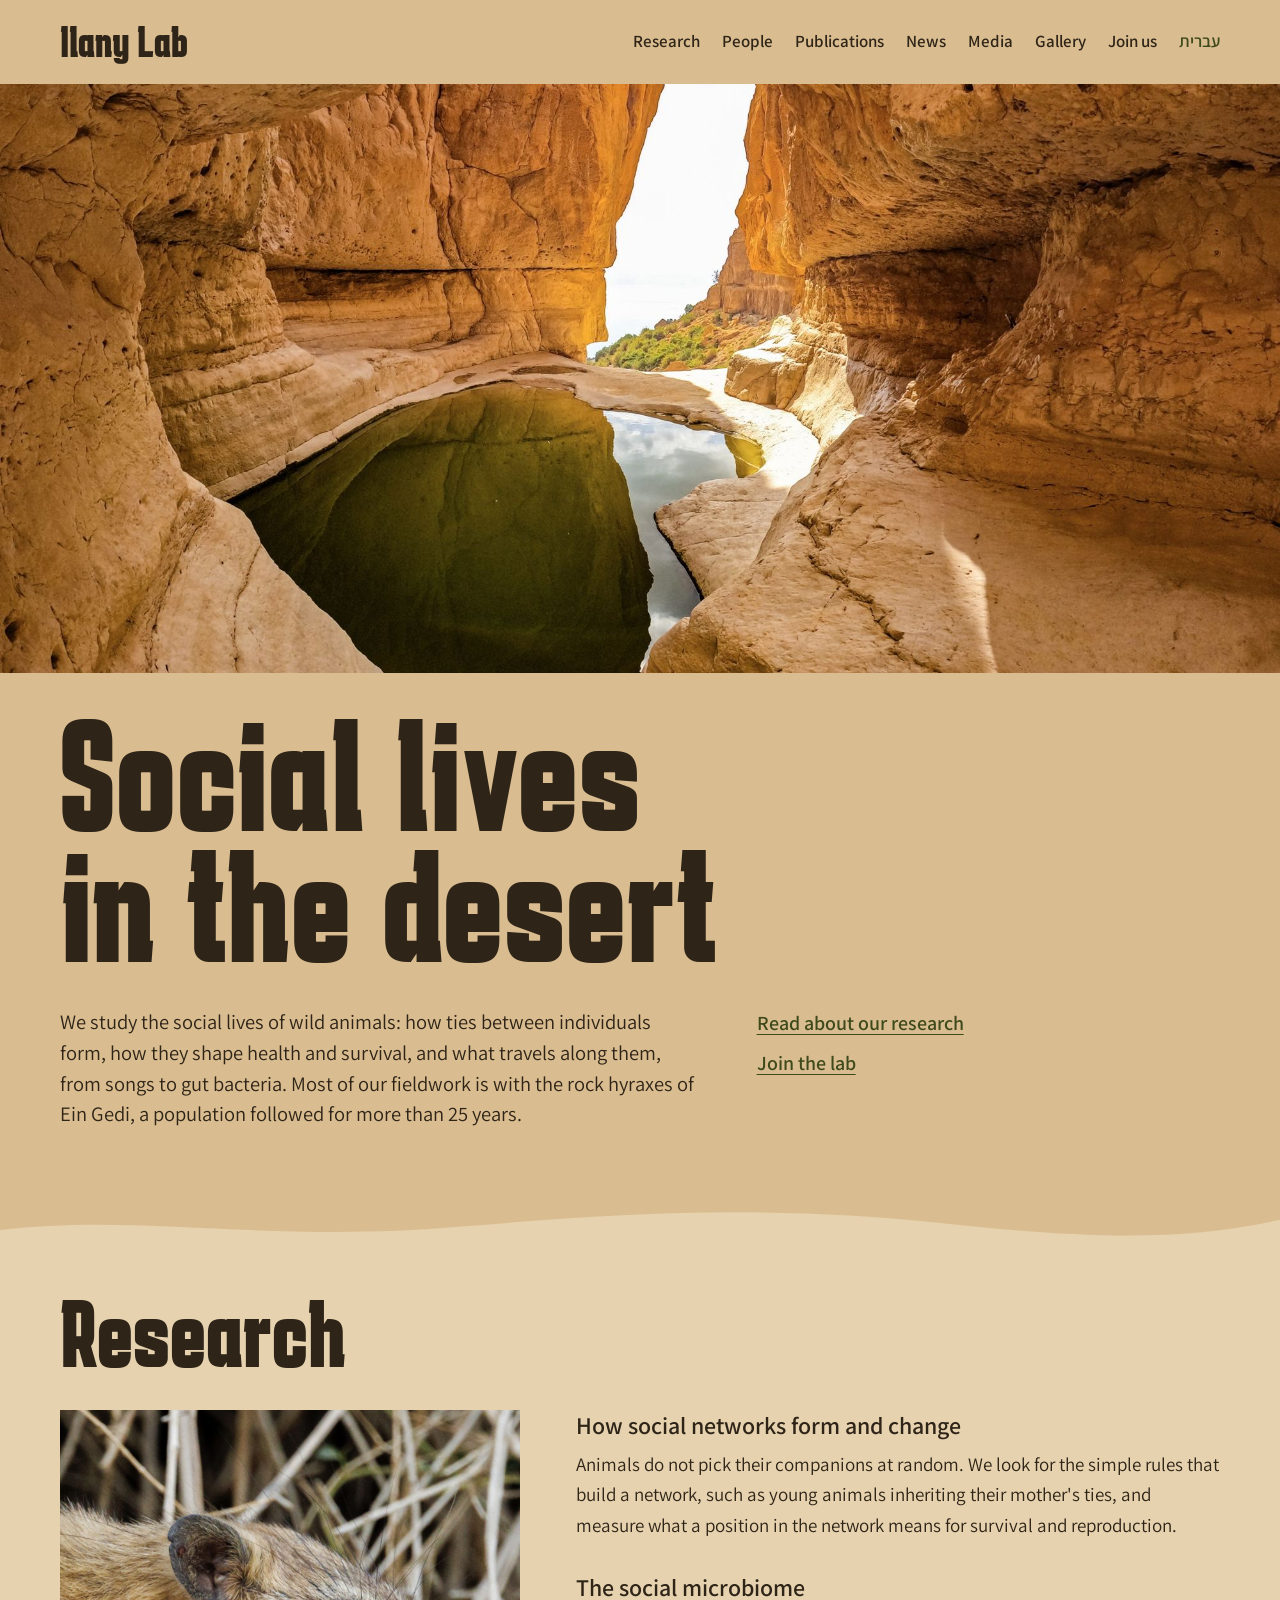
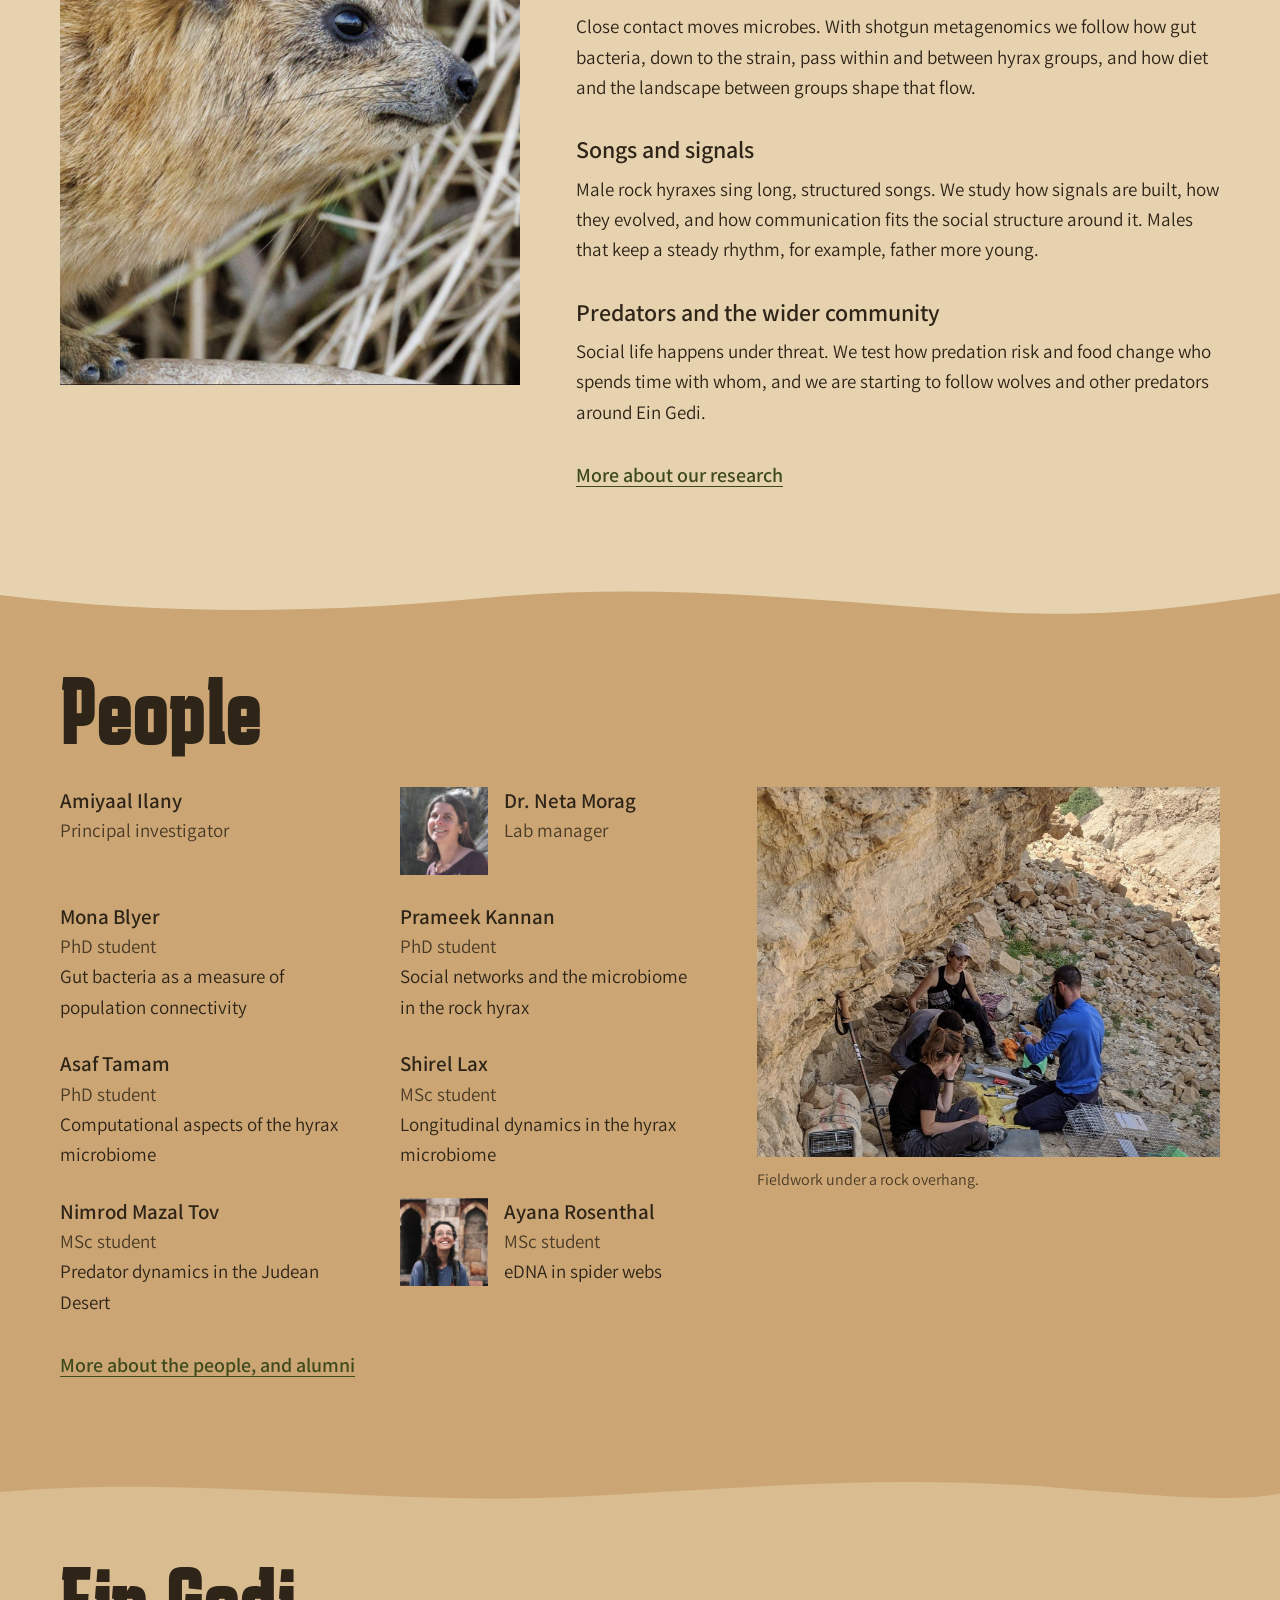
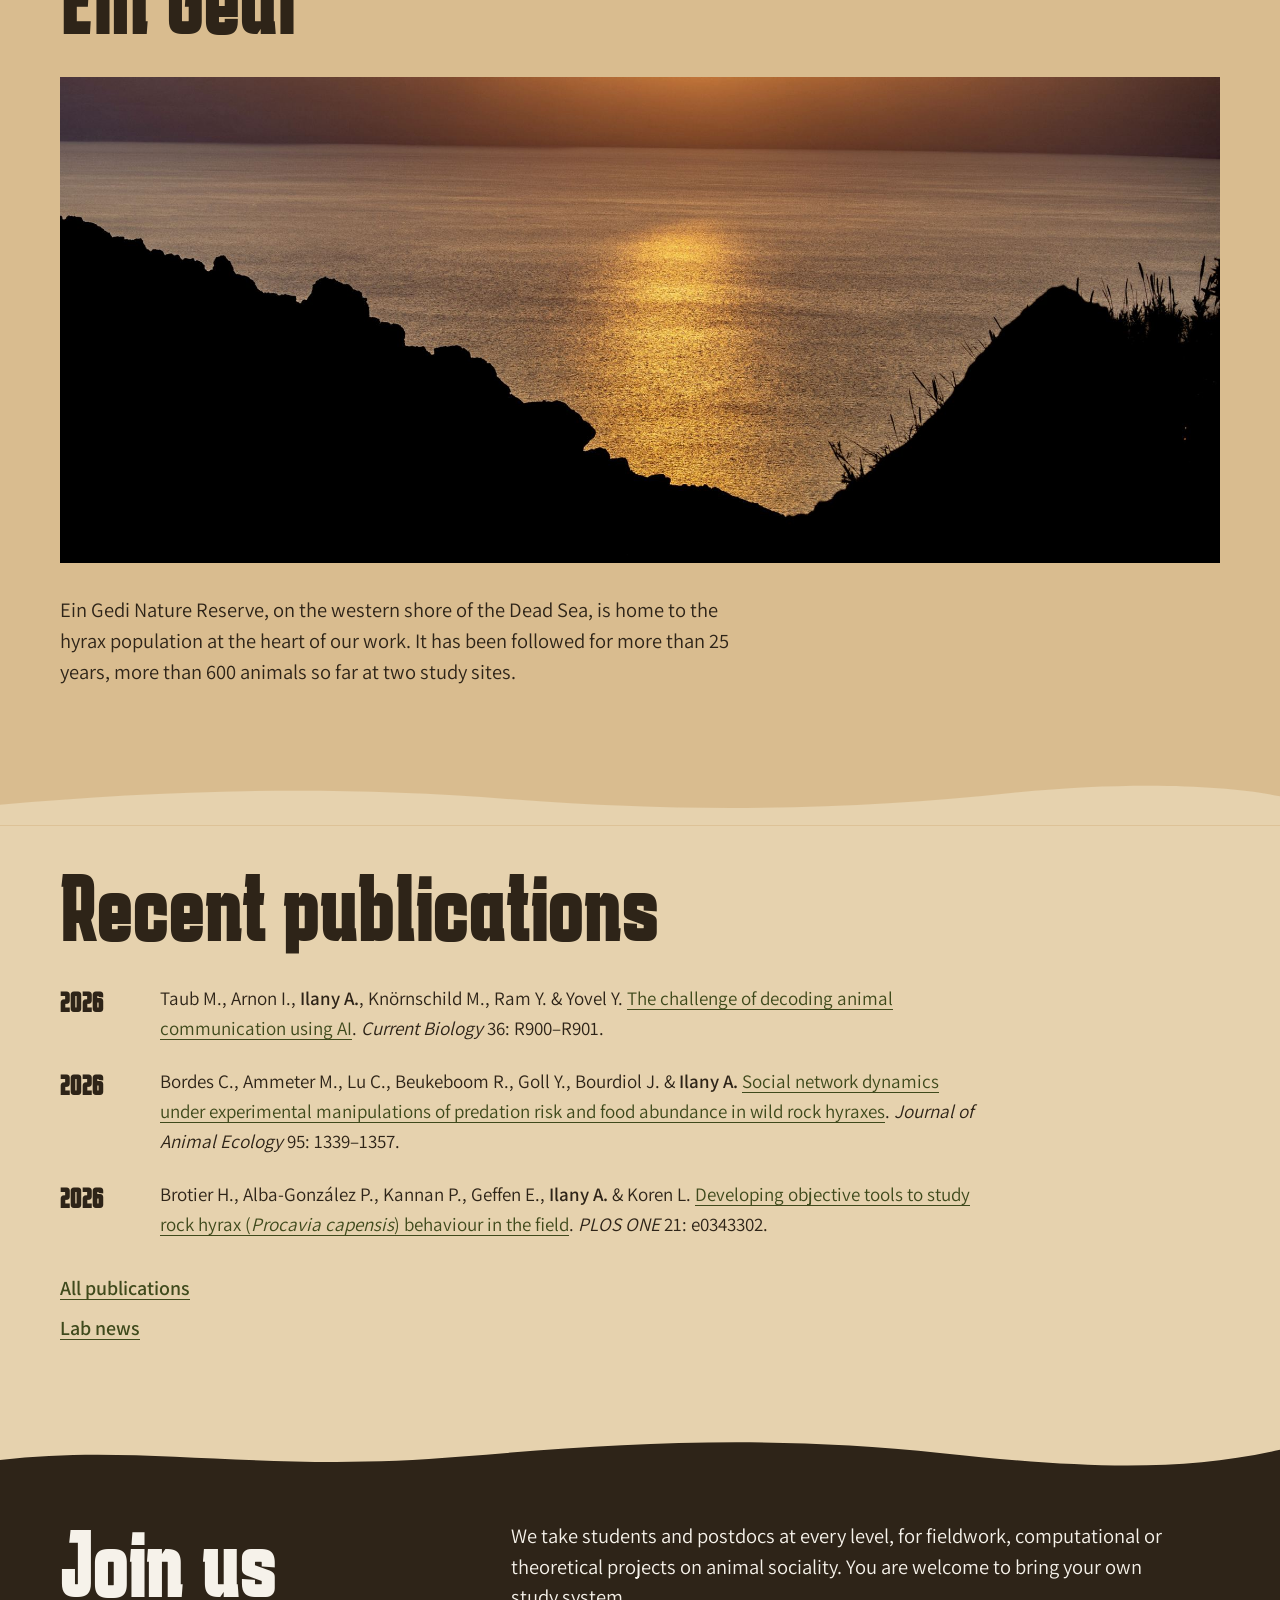
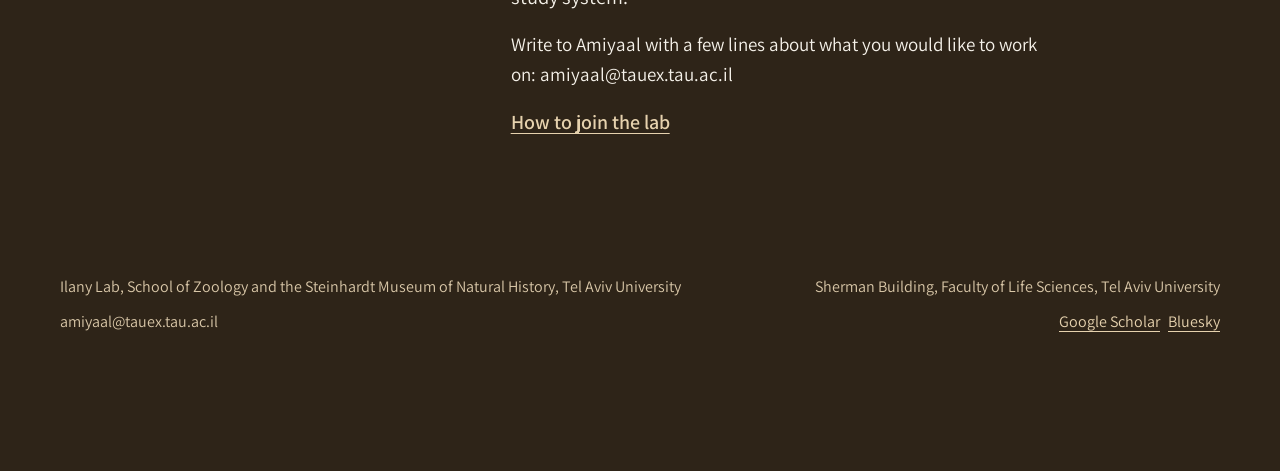
<file: index.html>
<!doctype html>
<html lang="en" dir="ltr">
<head>
<meta charset="utf-8">
<meta name="viewport" content="width=device-width, initial-scale=1, viewport-fit=cover">
<title>Ilany Lab</title>
<meta name="description" content="Animal social networks, the social microbiome and communication in wild rock hyraxes, at Tel Aviv University.">
<meta name="claude:viewport-fit-sides" content="cover">
<link rel="icon" href="img/favicon.png">
<link rel="preconnect" href="https://fonts.googleapis.com">
<link rel="preconnect" href="https://fonts.gstatic.com" crossorigin>
<link rel="stylesheet" href="https://fonts.googleapis.com/css2?family=Assistant:wght@400;600&amp;family=Karantina:wght@400;700&amp;display=swap">
<link rel="stylesheet" href="styles.css">
</head>
<body>
<a class="skip" href="#main">Skip to content</a>
<header class="site-header band--ground">
  <div class="wrap">
    <a class="wordmark" href="index.html">Ilany Lab</a>
    <nav class="site-nav" aria-label="Main">
      <a href="research.html">Research</a>
      <a href="people.html">People</a>
      <a href="publications.html">Publications</a>
      <a href="news.html">News</a>
      <a href="media.html">Media</a>
      <a href="gallery.html">Gallery</a>
      <a href="join.html">Join us</a>
      <a class="lang" href="he/index.html" lang="he" hreflang="he">עברית</a>
    </nav>
  </div>
</header>
<main id="main">
<img class="hero-photo" src="img/window.jpg" width="2000" height="1501" alt="A narrow limestone canyon opening onto the sky, with a still green pool on its floor">

<section class="wrap hero-copy" aria-labelledby="h-hero">
  <h1 class="hero-title" id="h-hero">Social lives<br>in the desert</h1>
  <div class="row">
    <p class="lede grow">We study the social lives of wild animals: how ties between individuals form, how they shape health and survival, and what travels along them, from songs to gut bacteria. Most of our fieldwork is with the rock hyraxes of Ein Gedi, a population followed for more than 25 years.</p>
    <div class="links side">
      <a href="research.html">Read about our research</a>
      <a href="join.html">Join the lab</a>
    </div>
  </div>
</section>

<svg class="seam" viewBox="0 0 1440 60" preserveAspectRatio="none" aria-hidden="true" focusable="false" style="background:#D9BC8F"><path d="M0,34 C160,14 300,50 520,30 C700,14 860,4 1060,26 C1220,44 1330,48 1440,22 L1440,60 L0,60 Z" fill="#E6D2AE"></path></svg>
<section class="band band--pale" aria-labelledby="h-research">
  <div class="wrap stack">
    <h2 class="band-title" id="h-research">Research</h2>
    <div class="row">
      <img class="research-photo" src="img/hyrax.jpg" width="1406" height="1500" alt="Close-up of a rock hyrax among dry reeds">
      <div class="grow stack">
        <article class="theme">
          <h3>How social networks form and change</h3>
          <p>Animals do not pick their companions at random. We look for the simple rules that build a network, such as young animals inheriting their mother's ties, and measure what a position in the network means for survival and reproduction.</p>
        </article>
        <article class="theme">
          <h3>The social microbiome</h3>
          <p>Close contact moves microbes. With shotgun metagenomics we follow how gut bacteria, down to the strain, pass within and between hyrax groups, and how diet and the landscape between groups shape that flow.</p>
        </article>
        <article class="theme">
          <h3>Songs and signals</h3>
          <p>Male rock hyraxes sing long, structured songs. We study how signals are built, how they evolved, and how communication fits the social structure around it. Males that keep a steady rhythm, for example, father more young.</p>
        </article>
        <article class="theme">
          <h3>Predators and the wider community</h3>
          <p>Social life happens under threat. We test how predation risk and food change who spends time with whom, and we are starting to follow wolves and other predators around Ein Gedi.</p>
        </article>
        <a class="links" href="research.html">More about our research</a>
      </div>
    </div>
  </div>
</section>

<svg class="seam" viewBox="0 0 1440 60" preserveAspectRatio="none" aria-hidden="true" focusable="false" style="background:#E6D2AE"><path d="M0,20 C200,46 380,40 560,22 C760,4 940,30 1120,40 C1260,48 1360,30 1440,18 L1440,60 L0,60 Z" fill="#CBA674"></path></svg>
<section class="band band--deep" aria-labelledby="h-people">
  <div class="wrap stack">
    <h2 class="band-title" id="h-people">People</h2>
    <div class="row">
      <div class="grow stack">
        <div class="people">
          <div class="person">
            <span class="person-name">Amiyaal Ilany</span>
            <span class="person-role">Principal investigator</span>
          </div>
          <div class="person has-photo">
            <img class="person-photo" src="img/neta-portrait.jpg" width="400" height="400" alt="Neta Morag">
            <div class="person-text">
              <span class="person-name">Dr. Neta Morag</span>
              <span class="person-role">Lab manager</span>
            </div>
          </div>
          <div class="person">
            <span class="person-name">Mona Blyer</span>
            <span class="person-role">PhD student</span>
            <span class="person-project">Gut bacteria as a measure of population connectivity</span>
          </div>
          <div class="person">
            <span class="person-name">Prameek Kannan</span>
            <span class="person-role">PhD student</span>
            <span class="person-project">Social networks and the microbiome in the rock hyrax</span>
          </div>
          <div class="person">
            <span class="person-name">Asaf Tamam</span>
            <span class="person-role">PhD student</span>
            <span class="person-project">Computational aspects of the hyrax microbiome</span>
          </div>
          <div class="person">
            <span class="person-name">Shirel Lax</span>
            <span class="person-role">MSc student</span>
            <span class="person-project">Longitudinal dynamics in the hyrax microbiome</span>
          </div>
          <div class="person">
            <span class="person-name">Nimrod Mazal Tov</span>
            <span class="person-role">MSc student</span>
            <span class="person-project">Predator dynamics in the Judean Desert</span>
          </div>
          <div class="person has-photo">
            <img class="person-photo" src="img/ayana-portrait.jpg" width="400" height="400" alt="Ayana Rosenthal">
            <div class="person-text">
              <span class="person-name">Ayana Rosenthal</span>
              <span class="person-role">MSc student</span>
              <span class="person-project">eDNA in spider webs</span>
            </div>
          </div>
        </div>
        <a class="links" href="people.html">More about the people, and alumni</a>
      </div>
      <figure class="side">
        <img class="band-photo" src="img/field-cave.jpg" width="1500" height="1319" alt="Lab members working under a rock overhang in the desert, with live traps beside them">
        <figcaption class="caption">Fieldwork under a rock overhang.</figcaption>
      </figure>
    </div>
  </div>
</section>

<svg class="seam" viewBox="0 0 1440 60" preserveAspectRatio="none" aria-hidden="true" focusable="false" style="background:#CBA674"><path d="M0,28 C220,8 420,44 640,34 C840,24 1000,6 1200,24 C1320,34 1390,40 1440,30 L1440,60 L0,60 Z" fill="#D9BC8F"></path></svg>
<section class="band band--ground" aria-labelledby="h-site">
  <div class="wrap stack">
    <h2 class="band-title" id="h-site">Ein Gedi</h2>
    <img src="img/dead-sea.jpg" width="2200" height="1369" class="strip-photo" alt="Morning light over the Dead Sea, seen from the dark cliffs above it">
    <p class="lede">Ein Gedi Nature Reserve, on the western shore of the Dead Sea, is home to the hyrax population at the heart of our work. It has been followed for more than 25 years, more than 600 animals so far at two study sites.</p>
  </div>
</section>

<svg class="seam" viewBox="0 0 1440 60" preserveAspectRatio="none" aria-hidden="true" focusable="false" style="background:#D9BC8F"><path d="M0,36 C180,20 360,12 580,30 C780,46 960,42 1140,22 C1280,8 1380,14 1440,26 L1440,60 L0,60 Z" fill="#E6D2AE"></path></svg>
<section class="band band--pale" aria-labelledby="h-pubs">
  <div class="wrap stack">
    <h2 class="band-title" id="h-pubs">Recent publications</h2>
    <ol class="pubs">
      <li>
        <span class="pub-year">2026</span>
        <span class="pub-text">Taub M., Arnon I., <span class="me">Ilany A.</span>, Knörnschild M., Ram Y. &amp; Yovel Y. <a href="https://doi.org/10.1016/j.cub.2026.06.064">The challenge of decoding animal communication using AI</a>. <em>Current Biology</em> 36: R900–R901.</span>
      </li>
      <li>
        <span class="pub-year">2026</span>
        <span class="pub-text">Bordes C., Ammeter M., Lu C., Beukeboom R., Goll Y., Bourdiol J. &amp; <span class="me">Ilany A.</span> <a href="https://doi.org/10.1111/1365-2656.70122">Social network dynamics under experimental manipulations of predation risk and food abundance in wild rock hyraxes</a>. <em>Journal of Animal Ecology</em> 95: 1339–1357.</span>
      </li>
      <li>
        <span class="pub-year">2026</span>
        <span class="pub-text">Brotier H., Alba-González P., Kannan P., Geffen E., <span class="me">Ilany A.</span> &amp; Koren L. <a href="https://doi.org/10.1371/journal.pone.0343302">Developing objective tools to study rock hyrax (<em>Procavia capensis</em>) behaviour in the field</a>. <em>PLOS ONE</em> 21: e0343302.</span>
      </li>
    </ol>
    <div class="links">
      <a href="publications.html">All publications</a>
      <a href="news.html">Lab news</a>
    </div>
  </div>
</section>

<svg class="seam" viewBox="0 0 1440 60" preserveAspectRatio="none" aria-hidden="true" focusable="false" style="background:#E6D2AE"><path d="M0,34 C160,14 300,50 520,30 C700,14 860,4 1060,26 C1220,44 1330,48 1440,22 L1440,60 L0,60 Z" fill="#2E2418"></path></svg>
<section class="band band--umber" aria-labelledby="h-join">
  <div class="wrap join-row">
    <h2 class="band-title" id="h-join">Join us</h2>
    <div class="prose">
      <p class="lede">We take students and postdocs at every level, for fieldwork, computational or theoretical projects on animal sociality. You are welcome to bring your own study system.</p>
      <p>Write to Amiyaal with a few lines about what you would like to work on: <span class="addr">amiyaal@tauex.tau.ac.il</span></p>
      <a class="links" href="join.html">How to join the lab</a>
    </div>
  </div>
</section>
</main>

<footer class="band band--umber site-footer">
  <div class="wrap">
    <span>Ilany Lab, School of Zoology and the Steinhardt Museum of Natural History, Tel Aviv University</span>
    <span>Sherman Building, Faculty of Life Sciences, Tel Aviv University</span>
    <span class="addr">amiyaal@tauex.tau.ac.il</span>
    <span><a href="https://scholar.google.com/citations?user=zjP6gQIAAAAJ">Google Scholar</a>&ensp;<a href="https://bsky.app/profile/amiyaal.bsky.social">Bluesky</a></span>
  </div>
</footer>
</body>
</html>
</file>
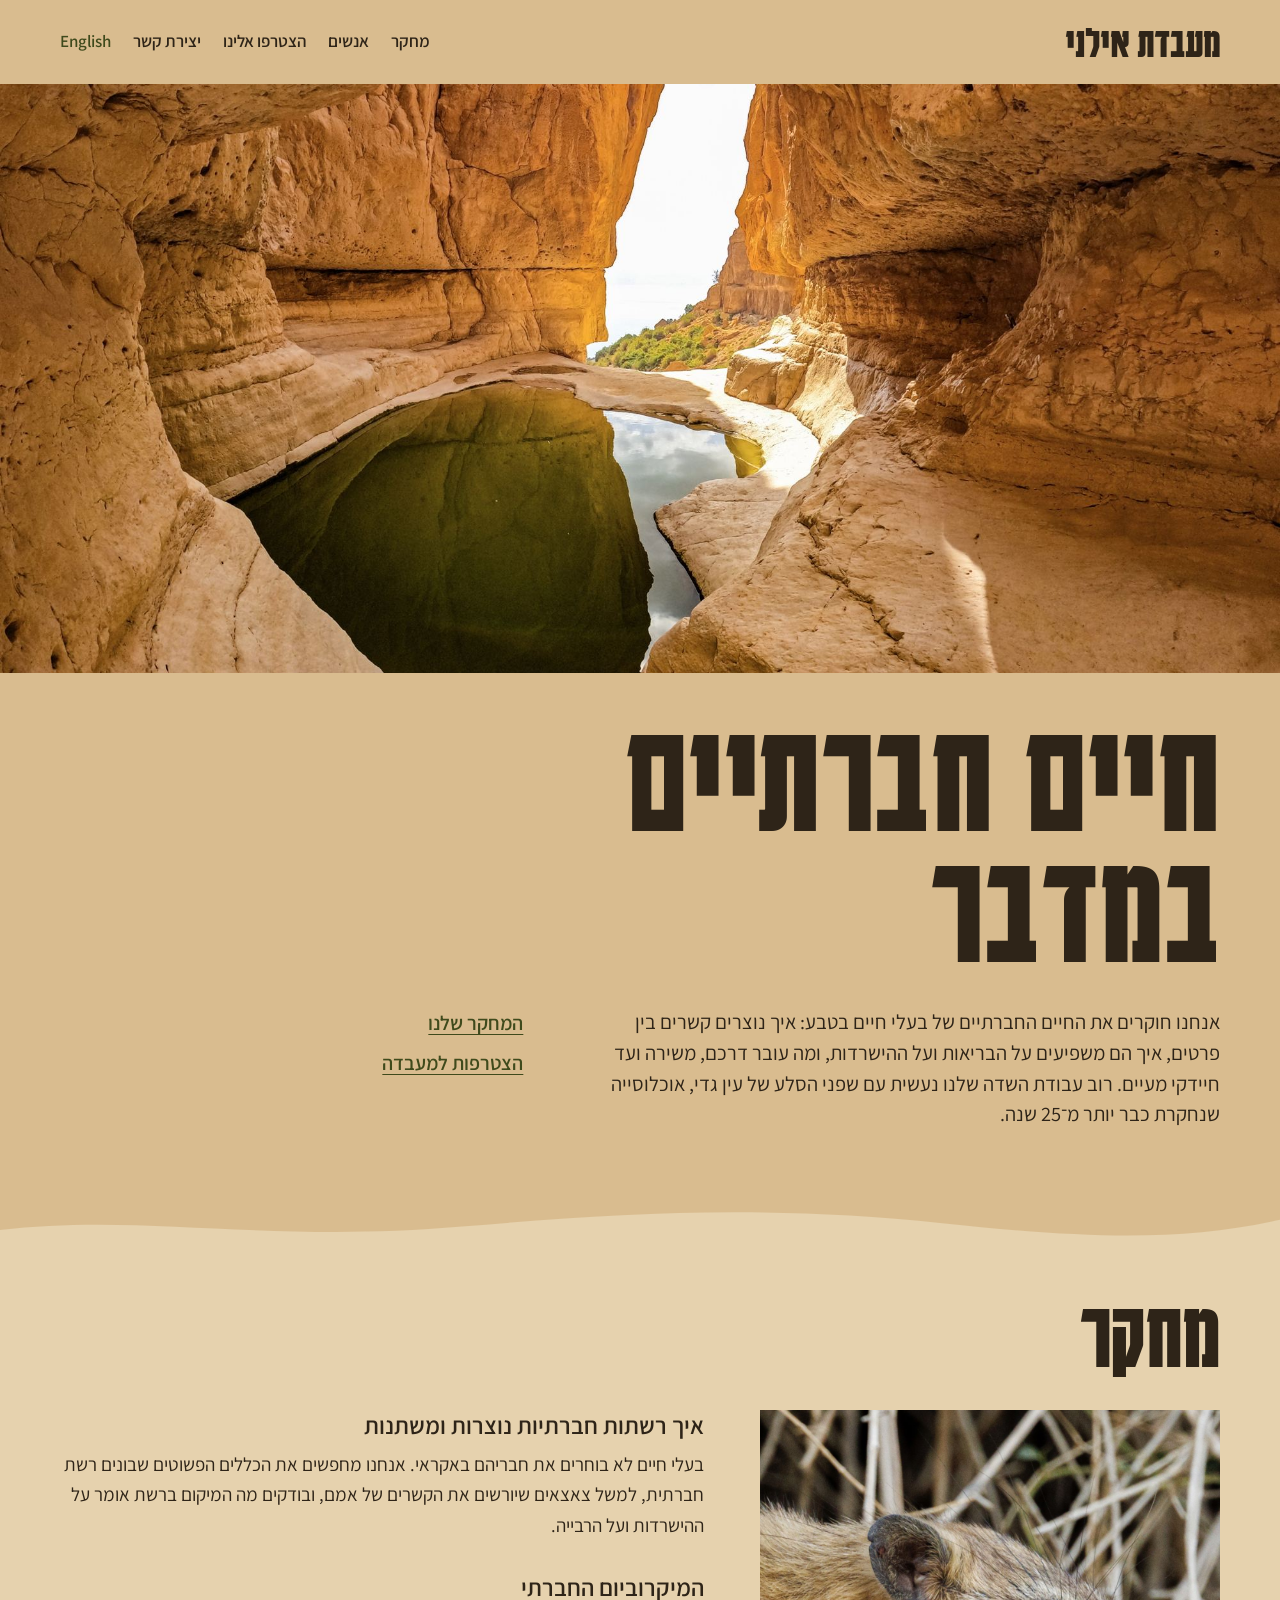
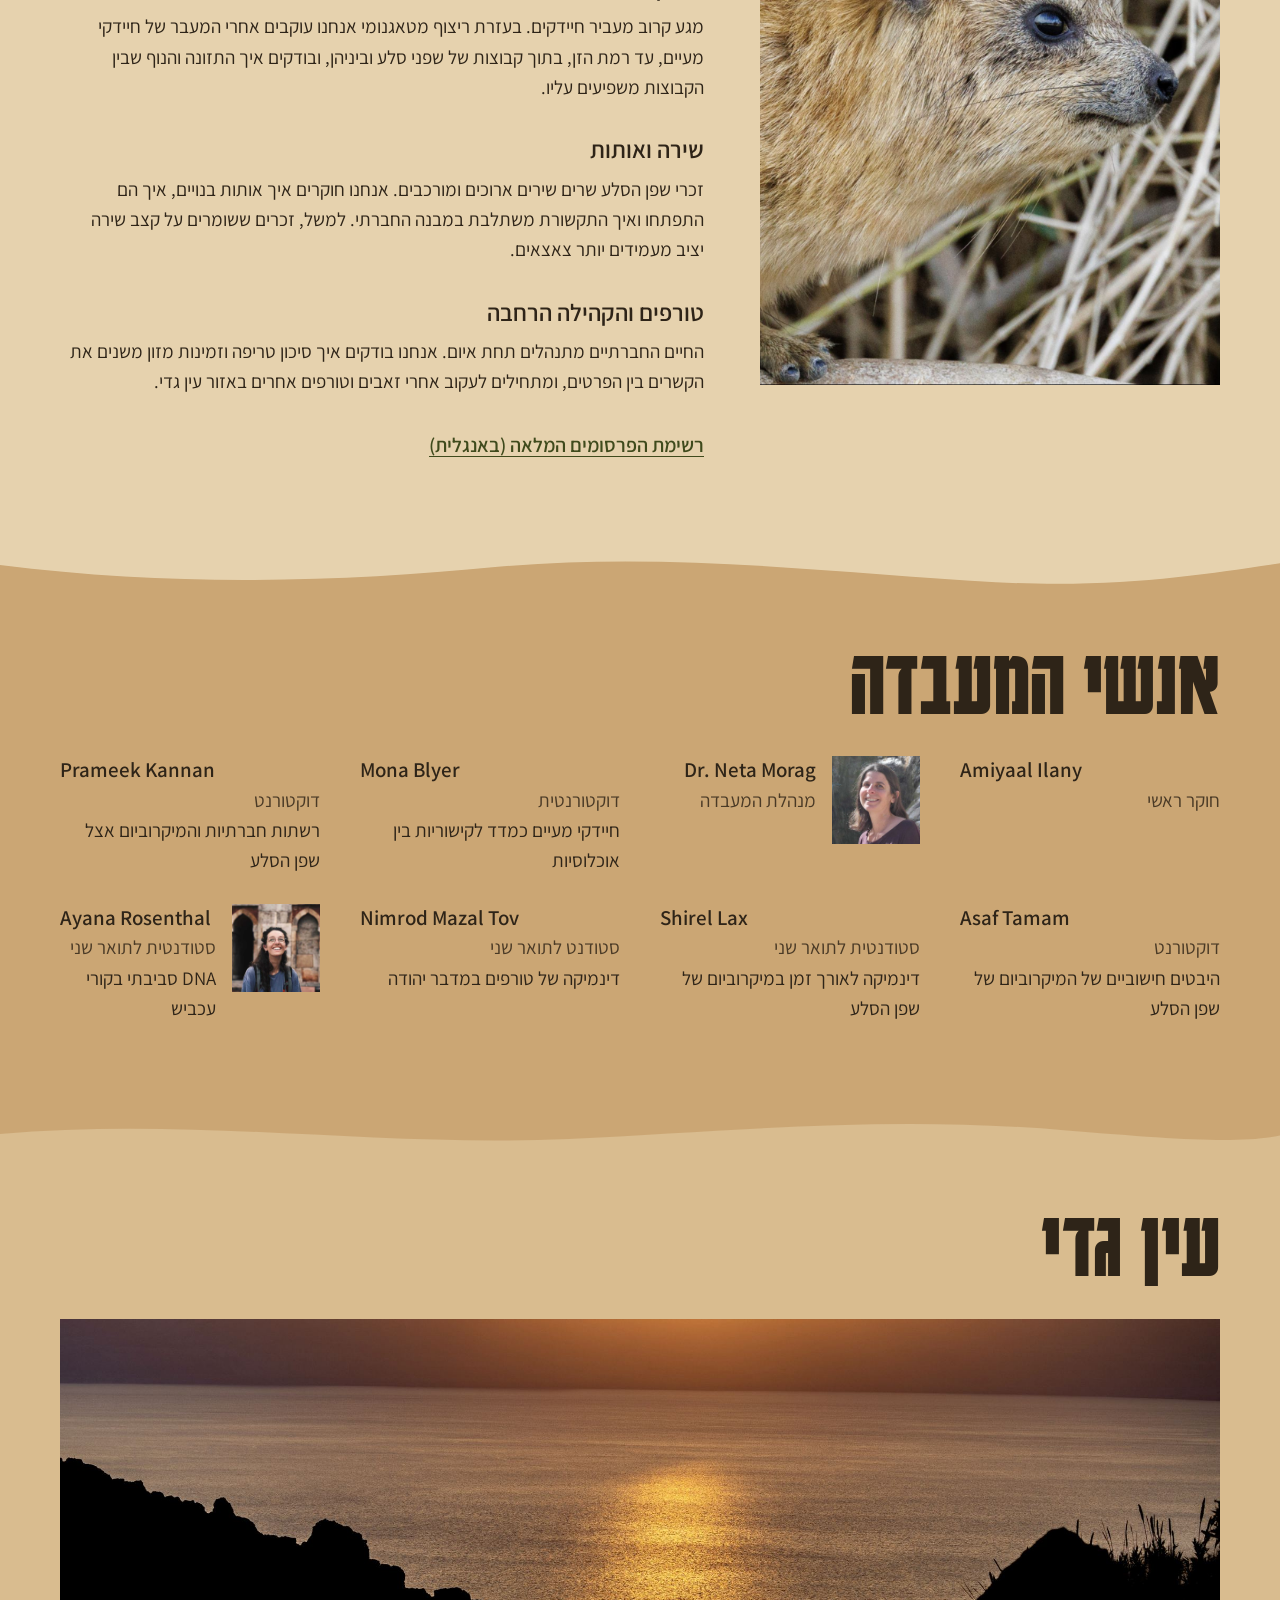
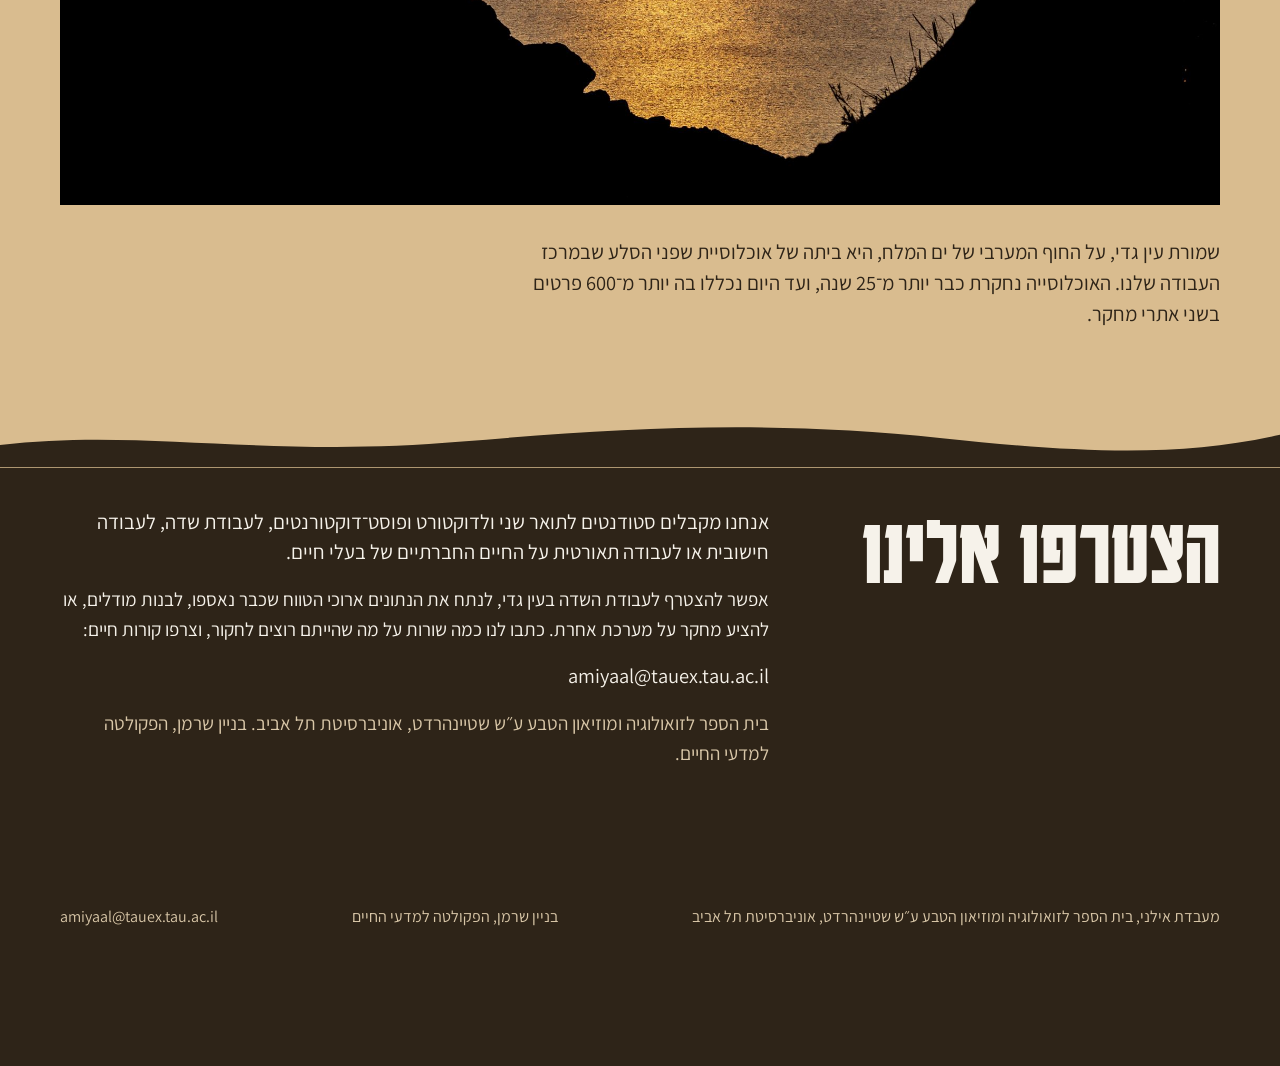
<file: he/index.html>
<!doctype html>
<html lang="he" dir="rtl">
<head>
<meta charset="utf-8">
<meta name="viewport" content="width=device-width, initial-scale=1, viewport-fit=cover">
<title>מעבדת אילני</title>
<meta name="description" content="רשתות חברתיות, המיקרוביום החברתי ותקשורת אצל שפני הסלע בעין גדי. אוניברסיטת תל אביב.">
<meta name="claude:viewport-fit-sides" content="cover">
<link rel="icon" href="../img/favicon.png">
<link rel="preconnect" href="https://fonts.googleapis.com">
<link rel="preconnect" href="https://fonts.gstatic.com" crossorigin>
<link rel="stylesheet" href="https://fonts.googleapis.com/css2?family=Assistant:wght@400;600&amp;family=Karantina:wght@400;700&amp;display=swap">
<link rel="stylesheet" href="../styles.css">
</head>
<body>
<a class="skip" href="#main">דילוג לתוכן</a>
<header class="site-header band--ground">
  <div class="wrap">
    <a class="wordmark" href="index.html">מעבדת אילני</a>
    <nav class="site-nav" aria-label="ניווט">
      <a href="#research">מחקר</a>
      <a href="#people">אנשים</a>
      <a href="#join">הצטרפו אלינו</a>
      <a href="#contact">יצירת קשר</a>
      <a class="lang" href="../index.html" lang="en" hreflang="en" dir="ltr">English</a>
    </nav>
  </div>
</header>
<main id="main">
<img class="hero-photo" src="../img/window.jpg" width="2000" height="1501" alt="קניון צר של אבן גיר שנפתח אל השמיים, ובתחתיתו בריכת מים ירוקה ושקטה">

<section class="wrap hero-copy" aria-labelledby="h-hero">
  <h1 class="hero-title" id="h-hero">חיים חברתיים<br>במדבר</h1>
  <div class="row">
    <p class="lede grow">אנחנו חוקרים את החיים החברתיים של בעלי חיים בטבע: איך נוצרים קשרים בין פרטים, איך הם משפיעים על הבריאות ועל ההישרדות, ומה עובר דרכם, משירה ועד חיידקי מעיים. רוב עבודת השדה שלנו נעשית עם שפני הסלע של עין גדי, אוכלוסייה שנחקרת כבר יותר מ־25 שנה.</p>
    <div class="links side">
      <a href="#research">המחקר שלנו</a>
      <a href="#join">הצטרפות למעבדה</a>
    </div>
  </div>
</section>

<svg class="seam" viewBox="0 0 1440 60" preserveAspectRatio="none" aria-hidden="true" focusable="false" style="background:#D9BC8F"><path d="M0,34 C160,14 300,50 520,30 C700,14 860,4 1060,26 C1220,44 1330,48 1440,22 L1440,60 L0,60 Z" fill="#E6D2AE"></path></svg>
<section class="band band--pale" id="research" aria-labelledby="h-research">
  <div class="wrap stack">
    <h2 class="band-title" id="h-research">מחקר</h2>
    <div class="row">
      <img class="research-photo" src="../img/hyrax.jpg" width="1406" height="1500" alt="שפן סלע בין קני סוף יבשים, בתקריב">
      <div class="grow stack">
        <article class="theme">
          <h3>איך רשתות חברתיות נוצרות ומשתנות</h3>
          <p>בעלי חיים לא בוחרים את חבריהם באקראי. אנחנו מחפשים את הכללים הפשוטים שבונים רשת חברתית, למשל צאצאים שיורשים את הקשרים של אמם, ובודקים מה המיקום ברשת אומר על ההישרדות ועל הרבייה.</p>
        </article>
        <article class="theme">
          <h3>המיקרוביום החברתי</h3>
          <p>מגע קרוב מעביר חיידקים. בעזרת ריצוף מטאגנומי אנחנו עוקבים אחרי המעבר של חיידקי מעיים, עד רמת הזן, בתוך קבוצות של שפני סלע וביניהן, ובודקים איך התזונה והנוף שבין הקבוצות משפיעים עליו.</p>
        </article>
        <article class="theme">
          <h3>שירה ואותות</h3>
          <p>זכרי שפן הסלע שרים שירים ארוכים ומורכבים. אנחנו חוקרים איך אותות בנויים, איך הם התפתחו ואיך התקשורת משתלבת במבנה החברתי. למשל, זכרים ששומרים על קצב שירה יציב מעמידים יותר צאצאים.</p>
        </article>
        <article class="theme">
          <h3>טורפים והקהילה הרחבה</h3>
          <p>החיים החברתיים מתנהלים תחת איום. אנחנו בודקים איך סיכון טריפה וזמינות מזון משנים את הקשרים בין הפרטים, ומתחילים לעקוב אחרי זאבים וטורפים אחרים באזור עין גדי.</p>
        </article>
        <a class="links" href="../publications.html" hreflang="en">רשימת הפרסומים המלאה (באנגלית)</a>
      </div>
    </div>
  </div>
</section>

<svg class="seam" viewBox="0 0 1440 60" preserveAspectRatio="none" aria-hidden="true" focusable="false" style="background:#E6D2AE"><path d="M0,20 C200,46 380,40 560,22 C760,4 940,30 1120,40 C1260,48 1360,30 1440,18 L1440,60 L0,60 Z" fill="#CBA674"></path></svg>
<section class="band band--deep" id="people" aria-labelledby="h-people">
  <div class="wrap stack">
    <h2 class="band-title" id="h-people">אנשי המעבדה</h2>
    <div class="people">
      <div class="person">
        <span class="person-name" lang="en" dir="ltr">Amiyaal Ilany</span>
        <span class="person-role">חוקר ראשי</span>
      </div>
      <div class="person has-photo">
        <img class="person-photo" src="../img/neta-portrait.jpg" width="400" height="400" alt="Neta Morag">
        <div class="person-text">
          <span class="person-name" lang="en" dir="ltr">Dr. Neta Morag</span>
          <span class="person-role">מנהלת המעבדה</span>
        </div>
      </div>
      <div class="person">
        <span class="person-name" lang="en" dir="ltr">Mona Blyer</span>
        <span class="person-role">דוקטורנטית</span>
        <span class="person-project">חיידקי מעיים כמדד לקישוריות בין אוכלוסיות</span>
      </div>
      <div class="person">
        <span class="person-name" lang="en" dir="ltr">Prameek Kannan</span>
        <span class="person-role">דוקטורנט</span>
        <span class="person-project">רשתות חברתיות והמיקרוביום אצל שפן הסלע</span>
      </div>
      <div class="person">
        <span class="person-name" lang="en" dir="ltr">Asaf Tamam</span>
        <span class="person-role">דוקטורנט</span>
        <span class="person-project">היבטים חישוביים של המיקרוביום של שפן הסלע</span>
      </div>
      <div class="person">
        <span class="person-name" lang="en" dir="ltr">Shirel Lax</span>
        <span class="person-role">סטודנטית לתואר שני</span>
        <span class="person-project">דינמיקה לאורך זמן במיקרוביום של שפן הסלע</span>
      </div>
      <div class="person">
        <span class="person-name" lang="en" dir="ltr">Nimrod Mazal Tov</span>
        <span class="person-role">סטודנט לתואר שני</span>
        <span class="person-project">דינמיקה של טורפים במדבר יהודה</span>
      </div>
      <div class="person has-photo">
        <img class="person-photo" src="../img/ayana-portrait.jpg" width="400" height="400" alt="Ayana Rosenthal">
        <div class="person-text">
          <span class="person-name" lang="en" dir="ltr">Ayana Rosenthal</span>
          <span class="person-role">סטודנטית לתואר שני</span>
          <span class="person-project">DNA סביבתי בקורי עכביש</span>
        </div>
      </div>
    </div>
  </div>
</section>

<svg class="seam" viewBox="0 0 1440 60" preserveAspectRatio="none" aria-hidden="true" focusable="false" style="background:#CBA674"><path d="M0,28 C220,8 420,44 640,34 C840,24 1000,6 1200,24 C1320,34 1390,40 1440,30 L1440,60 L0,60 Z" fill="#D9BC8F"></path></svg>
<section class="band band--ground" aria-labelledby="h-site">
  <div class="wrap stack">
    <h2 class="band-title" id="h-site">עין גדי</h2>
    <img class="strip-photo" src="../img/dead-sea.jpg" width="2200" height="1369" alt="אור בוקר מעל ים המלח, מבט מן המצוקים הכהים שמעליו">
    <p class="lede">שמורת עין גדי, על החוף המערבי של ים המלח, היא ביתה של אוכלוסיית שפני הסלע שבמרכז העבודה שלנו. האוכלוסייה נחקרת כבר יותר מ־25 שנה, ועד היום נכללו בה יותר מ־600 פרטים בשני אתרי מחקר.</p>
  </div>
</section>

<svg class="seam" viewBox="0 0 1440 60" preserveAspectRatio="none" aria-hidden="true" focusable="false" style="background:#D9BC8F"><path d="M0,34 C160,14 300,50 520,30 C700,14 860,4 1060,26 C1220,44 1330,48 1440,22 L1440,60 L0,60 Z" fill="#2E2418"></path></svg>
<section class="band band--umber" id="join" aria-labelledby="h-join">
  <div class="wrap join-row">
    <h2 class="band-title" id="h-join">הצטרפו אלינו</h2>
    <div class="prose">
      <p class="lede">אנחנו מקבלים סטודנטים לתואר שני ולדוקטורט ופוסט־דוקטורנטים, לעבודת שדה, לעבודה חישובית או לעבודה תאורטית על החיים החברתיים של בעלי חיים.</p>
      <p>אפשר להצטרף לעבודת השדה בעין גדי, לנתח את הנתונים ארוכי הטווח שכבר נאספו, לבנות מודלים, או להציע מחקר על מערכת אחרת. כתבו לנו כמה שורות על מה שהייתם רוצים לחקור, וצרפו קורות חיים:</p>
      <p class="lede"><span class="addr" dir="ltr">amiyaal@tauex.tau.ac.il</span></p>
      <p id="contact" class="muted">בית הספר לזואולוגיה ומוזיאון הטבע ע״ש שטיינהרדט, אוניברסיטת תל אביב. בניין שרמן, הפקולטה למדעי החיים.</p>
    </div>
  </div>
</section>
</main>

<footer class="band band--umber site-footer" id="contact-footer">
  <div class="wrap">
    <span>מעבדת אילני, בית הספר לזואולוגיה ומוזיאון הטבע ע״ש שטיינהרדט, אוניברסיטת תל אביב</span>
    <span>בניין שרמן, הפקולטה למדעי החיים</span>
    <span class="addr" dir="ltr">amiyaal@tauex.tau.ac.il</span>
  </div>
</footer>
</body>
</html>
</file>
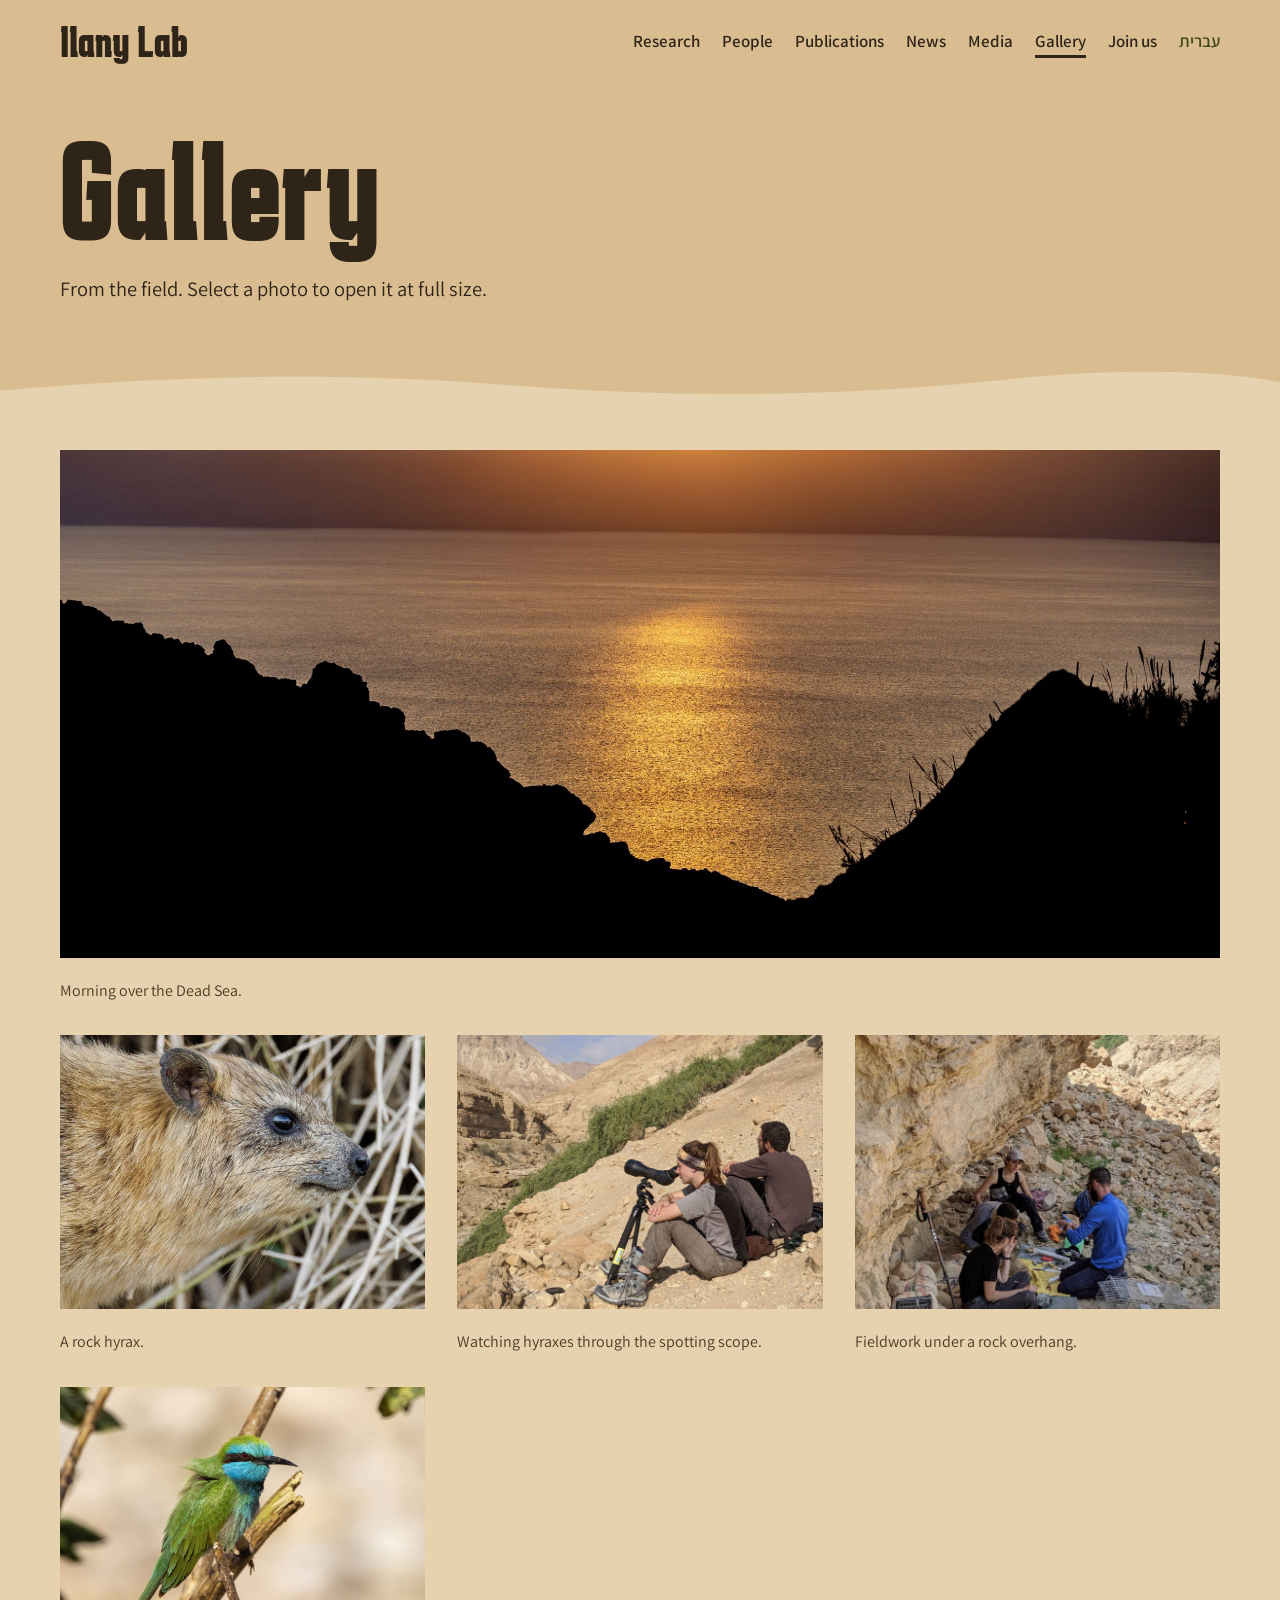
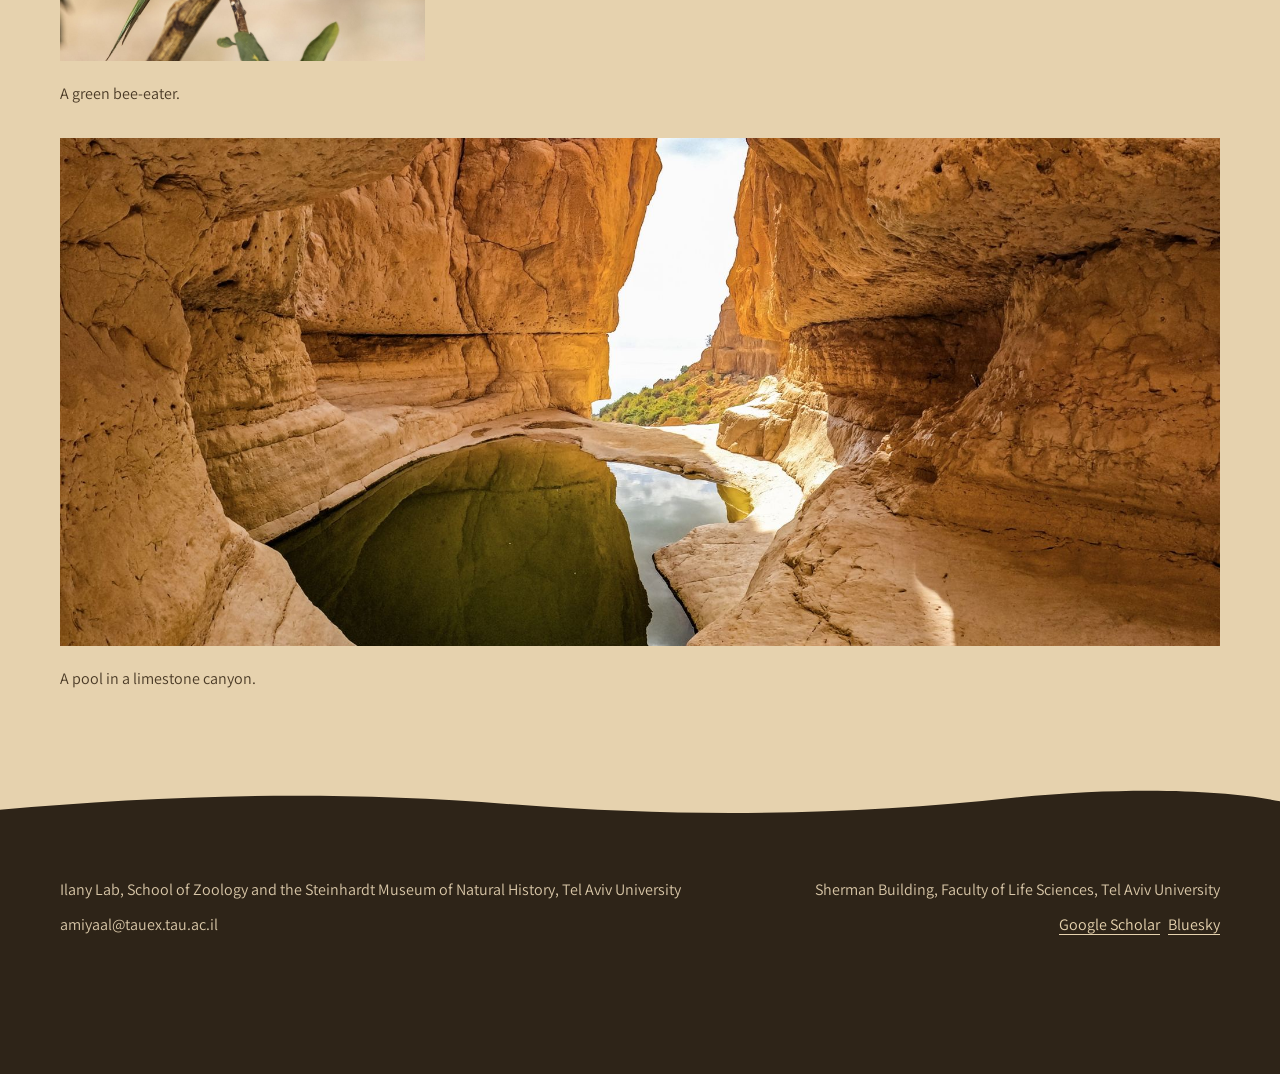
<file: gallery.html>
<!doctype html>
<html lang="en" dir="ltr">
<head>
<meta charset="utf-8">
<meta name="viewport" content="width=device-width, initial-scale=1, viewport-fit=cover">
<title>Gallery | Ilany Lab</title>
<meta name="description" content="Photos from the field: the Dead Sea, the canyons, the hyraxes and the people who watch them.">
<meta name="claude:viewport-fit-sides" content="cover">
<link rel="icon" href="img/favicon.png">
<link rel="preconnect" href="https://fonts.googleapis.com">
<link rel="preconnect" href="https://fonts.gstatic.com" crossorigin>
<link rel="stylesheet" href="https://fonts.googleapis.com/css2?family=Assistant:wght@400;600&amp;family=Karantina:wght@400;700&amp;display=swap">
<link rel="stylesheet" href="styles.css">
</head>
<body>
<a class="skip" href="#main">Skip to content</a>
<header class="site-header band--ground">
  <div class="wrap">
    <a class="wordmark" href="index.html">Ilany Lab</a>
    <nav class="site-nav" aria-label="Main">
      <a href="research.html">Research</a>
      <a href="people.html">People</a>
      <a href="publications.html">Publications</a>
      <a href="news.html">News</a>
      <a href="media.html">Media</a>
      <a href="gallery.html" aria-current="page">Gallery</a>
      <a href="join.html">Join us</a>
      <a class="lang" href="he/index.html" lang="he" hreflang="he">עברית</a>
    </nav>
  </div>
</header>
<main id="main">
<section class="wrap page-head" aria-labelledby="h-page">
  <h1 class="page-title" id="h-page">Gallery</h1>
  <p class="lede">From the field. Select a photo to open it at full size.</p>
</section>

<svg class="seam" viewBox="0 0 1440 60" preserveAspectRatio="none" aria-hidden="true" focusable="false" style="background:#D9BC8F"><path d="M0,36 C180,20 360,12 580,30 C780,46 960,42 1140,22 C1280,8 1380,14 1440,26 L1440,60 L0,60 Z" fill="#E6D2AE"></path></svg>
<section class="band band--pale" aria-label="Photos">
  <div class="wrap gallery">
    <figure class="wide">
      <a href="img/dead-sea.jpg"><img src="img/dead-sea.jpg" width="2200" height="1369" loading="lazy" alt="Morning light over the Dead Sea, seen from the dark cliffs above it"></a>
      <figcaption class="caption">Morning over the Dead Sea.</figcaption>
    </figure>
    <figure>
      <a href="img/hyrax.jpg"><img src="img/hyrax.jpg" width="1406" height="1500" loading="lazy" alt="Close-up of a rock hyrax among dry reeds"></a>
      <figcaption class="caption">A rock hyrax.</figcaption>
    </figure>
    <figure>
      <a href="img/field-scope.jpg"><img src="img/field-scope.jpg" width="1500" height="1253" loading="lazy" alt="Two lab members on a desert slope, one looking through a spotting scope"></a>
      <figcaption class="caption">Watching hyraxes through the spotting scope.</figcaption>
    </figure>
    <figure>
      <a href="img/field-cave.jpg"><img src="img/field-cave.jpg" width="1500" height="1319" loading="lazy" alt="Lab members working under a rock overhang in the desert, with live traps beside them"></a>
      <figcaption class="caption">Fieldwork under a rock overhang.</figcaption>
    </figure>
    <figure>
      <a href="img/bee-eater.jpg"><img src="img/bee-eater.jpg" width="1300" height="1054" loading="lazy" alt="A green bee-eater with a blue throat perched on a branch"></a>
      <figcaption class="caption">A green bee-eater.</figcaption>
    </figure>
    <figure class="wide">
      <a href="img/window.jpg"><img src="img/window.jpg" width="2000" height="1501" loading="lazy" alt="A narrow limestone canyon opening onto the sky, with a still green pool on its floor"></a>
      <figcaption class="caption">A pool in a limestone canyon.</figcaption>
    </figure>
  </div>
</section>
</main>
<svg class="seam" viewBox="0 0 1440 60" preserveAspectRatio="none" aria-hidden="true" focusable="false" style="background:#E6D2AE"><path d="M0,36 C180,20 360,12 580,30 C780,46 960,42 1140,22 C1280,8 1380,14 1440,26 L1440,60 L0,60 Z" fill="#2E2418"></path></svg>
<footer class="band band--umber site-footer">
  <div class="wrap">
    <span>Ilany Lab, School of Zoology and the Steinhardt Museum of Natural History, Tel Aviv University</span>
    <span>Sherman Building, Faculty of Life Sciences, Tel Aviv University</span>
    <span class="addr">amiyaal@tauex.tau.ac.il</span>
    <span><a href="https://scholar.google.com/citations?user=zjP6gQIAAAAJ">Google Scholar</a>&ensp;<a href="https://bsky.app/profile/amiyaal.bsky.social">Bluesky</a></span>
  </div>
</footer>
</body>
</html>
</file>
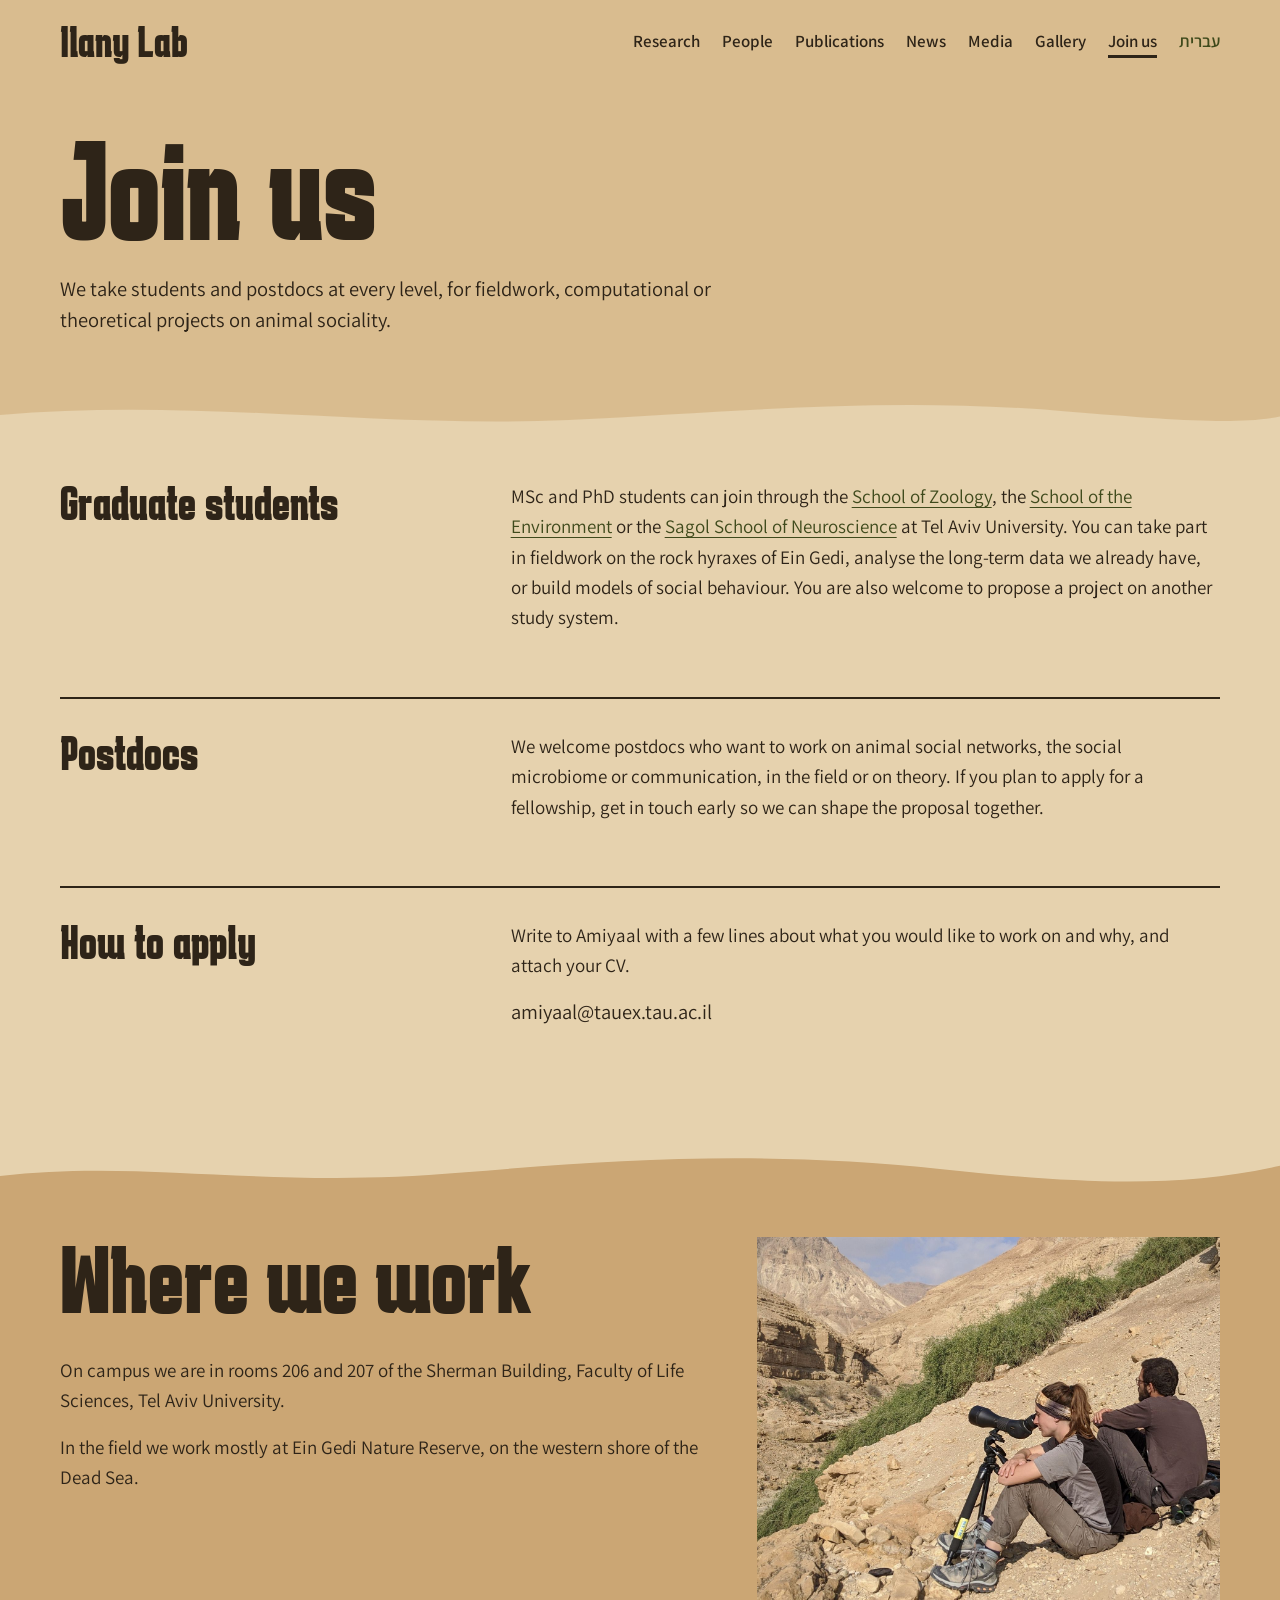
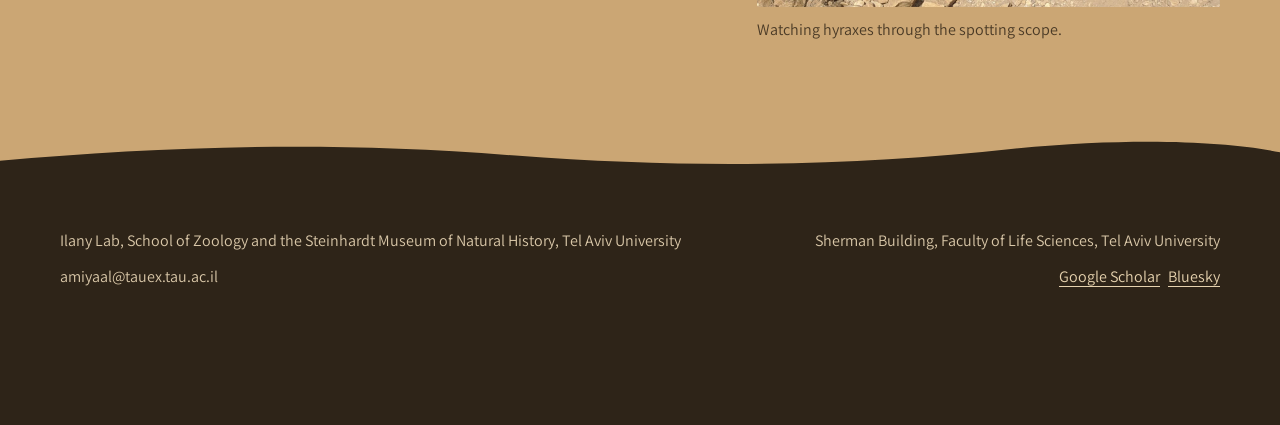
<file: join.html>
<!doctype html>
<html lang="en" dir="ltr">
<head>
<meta charset="utf-8">
<meta name="viewport" content="width=device-width, initial-scale=1, viewport-fit=cover">
<title>Join us | Ilany Lab</title>
<meta name="description" content="Graduate students and postdocs: how to join the Ilany Lab at Tel Aviv University.">
<meta name="claude:viewport-fit-sides" content="cover">
<link rel="icon" href="img/favicon.png">
<link rel="preconnect" href="https://fonts.googleapis.com">
<link rel="preconnect" href="https://fonts.gstatic.com" crossorigin>
<link rel="stylesheet" href="https://fonts.googleapis.com/css2?family=Assistant:wght@400;600&amp;family=Karantina:wght@400;700&amp;display=swap">
<link rel="stylesheet" href="styles.css">
</head>
<body>
<a class="skip" href="#main">Skip to content</a>
<header class="site-header band--ground">
  <div class="wrap">
    <a class="wordmark" href="index.html">Ilany Lab</a>
    <nav class="site-nav" aria-label="Main">
      <a href="research.html">Research</a>
      <a href="people.html">People</a>
      <a href="publications.html">Publications</a>
      <a href="news.html">News</a>
      <a href="media.html">Media</a>
      <a href="gallery.html">Gallery</a>
      <a href="join.html" aria-current="page">Join us</a>
      <a class="lang" href="he/index.html" lang="he" hreflang="he">עברית</a>
    </nav>
  </div>
</header>
<main id="main">
<section class="wrap page-head" aria-labelledby="h-page">
  <h1 class="page-title" id="h-page">Join us</h1>
  <p class="lede">We take students and postdocs at every level, for fieldwork, computational or theoretical projects on animal sociality.</p>
</section>

<svg class="seam" viewBox="0 0 1440 60" preserveAspectRatio="none" aria-hidden="true" focusable="false" style="background:#D9BC8F"><path d="M0,28 C220,8 420,44 640,34 C840,24 1000,6 1200,24 C1320,34 1390,40 1440,30 L1440,60 L0,60 Z" fill="#E6D2AE"></path></svg>
<section class="band band--pale" aria-label="Positions">
  <div class="wrap stack">
    <article class="theme-long">
      <h3>Graduate students</h3>
      <div class="prose">
        <p>MSc and PhD students can join through the <a href="https://en-lifesci.tau.ac.il/zoology/learning_zoology">School of Zoology</a>, the <a href="https://en-environment.tau.ac.il/">School of the Environment</a> or the <a href="https://en-sagol.tau.ac.il/">Sagol School of Neuroscience</a> at Tel Aviv University. You can take part in fieldwork on the rock hyraxes of Ein Gedi, analyse the long-term data we already have, or build models of social behaviour. You are also welcome to propose a project on another study system.</p>
      </div>
    </article>
    <article class="theme-long">
      <h3>Postdocs</h3>
      <div class="prose">
        <p>We welcome postdocs who want to work on animal social networks, the social microbiome or communication, in the field or on theory. If you plan to apply for a fellowship, get in touch early so we can shape the proposal together.</p>
      </div>
    </article>
    <article class="theme-long">
      <h3>How to apply</h3>
      <div class="prose">
        <p>Write to Amiyaal with a few lines about what you would like to work on and why, and attach your CV.</p>
        <p class="lede addr">amiyaal@tauex.tau.ac.il</p>
      </div>
    </article>
  </div>
</section>

<svg class="seam" viewBox="0 0 1440 60" preserveAspectRatio="none" aria-hidden="true" focusable="false" style="background:#E6D2AE"><path d="M0,34 C160,14 300,50 520,30 C700,14 860,4 1060,26 C1220,44 1330,48 1440,22 L1440,60 L0,60 Z" fill="#CBA674"></path></svg>
<section class="band band--deep" aria-labelledby="h-where">
  <div class="wrap row">
    <div class="grow stack">
      <h2 class="band-title" id="h-where">Where we work</h2>
      <div class="prose">
        <p>On campus we are in rooms 206 and 207 of the Sherman Building, Faculty of Life Sciences, Tel Aviv University.</p>
        <p>In the field we work mostly at Ein Gedi Nature Reserve, on the western shore of the Dead Sea.</p>
      </div>
    </div>
    <figure class="side">
      <img class="band-photo" src="img/field-scope.jpg" width="1500" height="1253" alt="Two lab members on a desert slope, one looking through a spotting scope">
      <figcaption class="caption">Watching hyraxes through the spotting scope.</figcaption>
    </figure>
  </div>
</section>
</main>
<svg class="seam" viewBox="0 0 1440 60" preserveAspectRatio="none" aria-hidden="true" focusable="false" style="background:#CBA674"><path d="M0,36 C180,20 360,12 580,30 C780,46 960,42 1140,22 C1280,8 1380,14 1440,26 L1440,60 L0,60 Z" fill="#2E2418"></path></svg>
<footer class="band band--umber site-footer">
  <div class="wrap">
    <span>Ilany Lab, School of Zoology and the Steinhardt Museum of Natural History, Tel Aviv University</span>
    <span>Sherman Building, Faculty of Life Sciences, Tel Aviv University</span>
    <span class="addr">amiyaal@tauex.tau.ac.il</span>
    <span><a href="https://scholar.google.com/citations?user=zjP6gQIAAAAJ">Google Scholar</a>&ensp;<a href="https://bsky.app/profile/amiyaal.bsky.social">Bluesky</a></span>
  </div>
</footer>
</body>
</html>
</file>
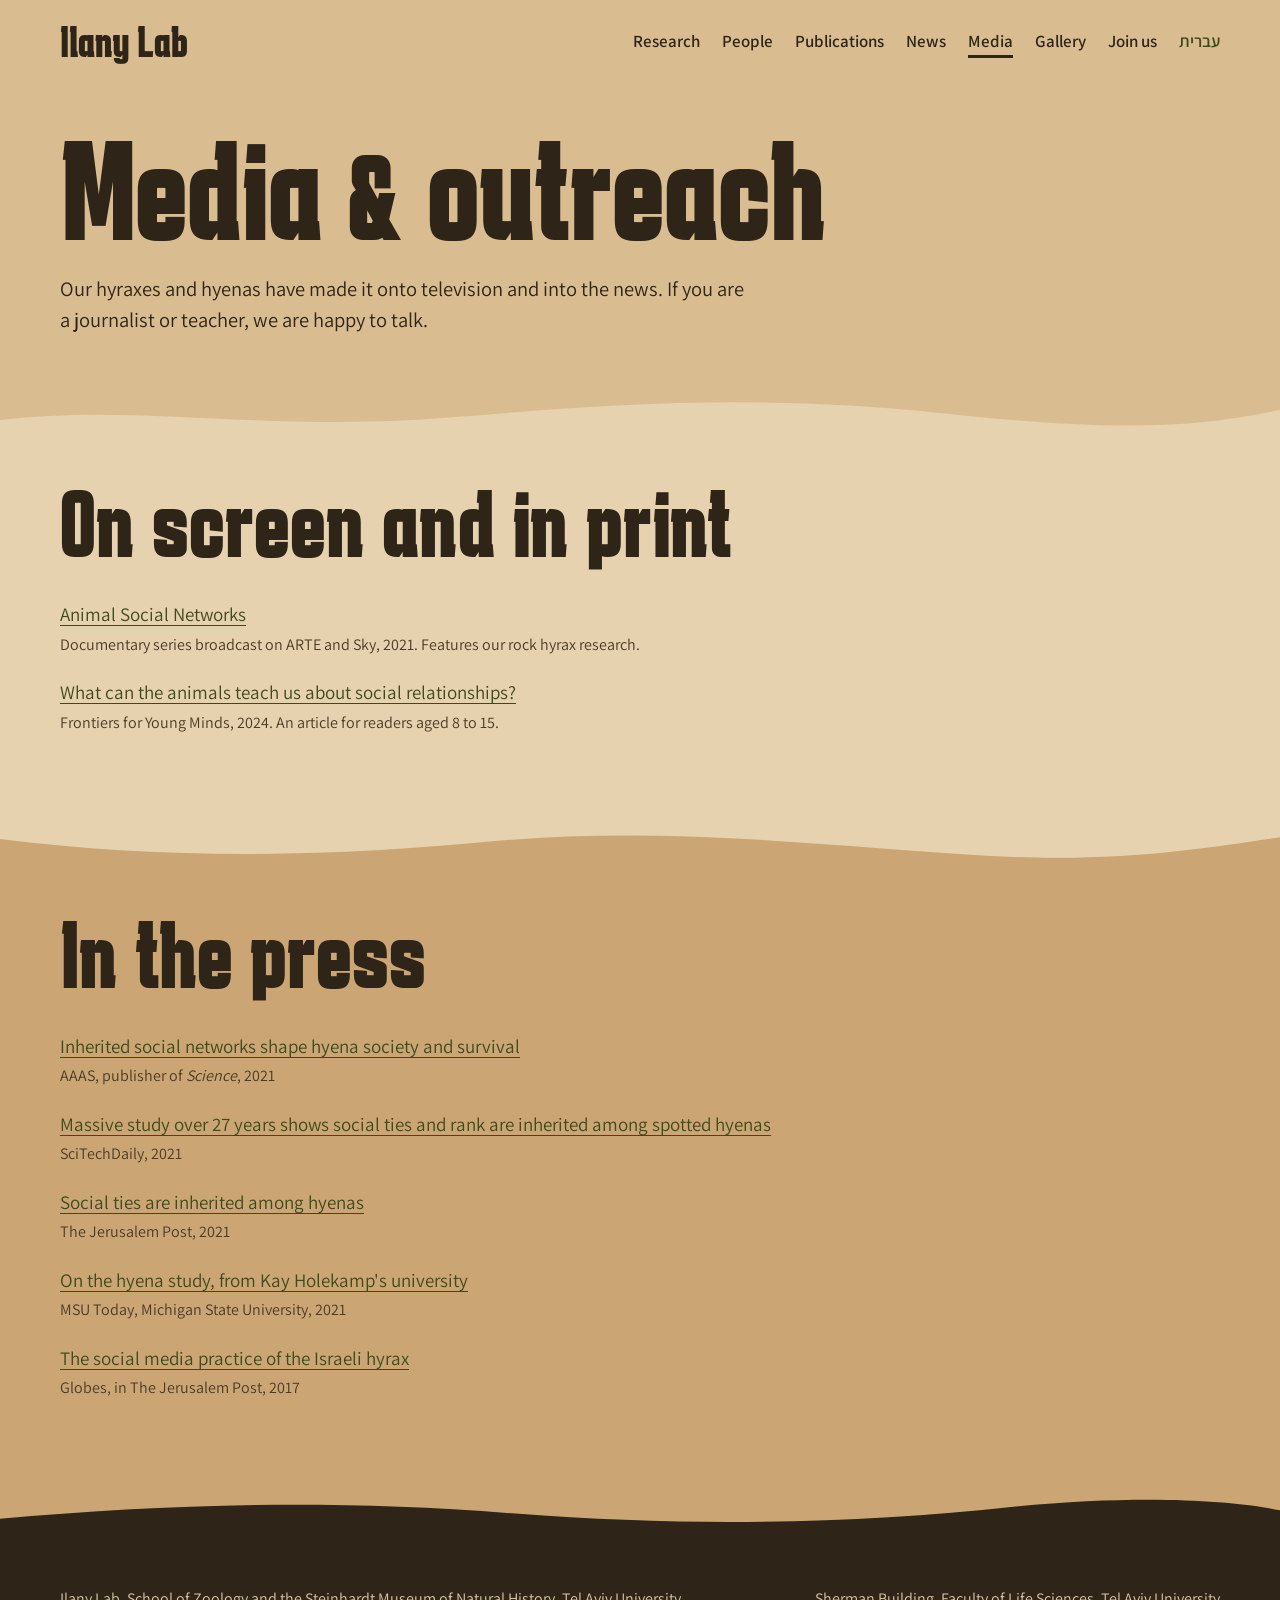
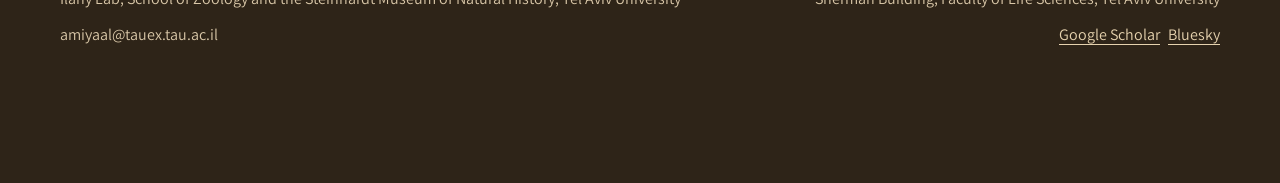
<file: media.html>
<!doctype html>
<html lang="en" dir="ltr">
<head>
<meta charset="utf-8">
<meta name="viewport" content="width=device-width, initial-scale=1, viewport-fit=cover">
<title>Media and outreach | Ilany Lab</title>
<meta name="description" content="The Ilany Lab's research on television, in the press and in writing for young readers.">
<meta name="claude:viewport-fit-sides" content="cover">
<link rel="icon" href="img/favicon.png">
<link rel="preconnect" href="https://fonts.googleapis.com">
<link rel="preconnect" href="https://fonts.gstatic.com" crossorigin>
<link rel="stylesheet" href="https://fonts.googleapis.com/css2?family=Assistant:wght@400;600&amp;family=Karantina:wght@400;700&amp;display=swap">
<link rel="stylesheet" href="styles.css">
</head>
<body>
<a class="skip" href="#main">Skip to content</a>
<header class="site-header band--ground">
  <div class="wrap">
    <a class="wordmark" href="index.html">Ilany Lab</a>
    <nav class="site-nav" aria-label="Main">
      <a href="research.html">Research</a>
      <a href="people.html">People</a>
      <a href="publications.html">Publications</a>
      <a href="news.html">News</a>
      <a href="media.html" aria-current="page">Media</a>
      <a href="gallery.html">Gallery</a>
      <a href="join.html">Join us</a>
      <a class="lang" href="he/index.html" lang="he" hreflang="he">עברית</a>
    </nav>
  </div>
</header>
<main id="main">
<section class="wrap page-head" aria-labelledby="h-page">
  <h1 class="page-title" id="h-page">Media &amp; outreach</h1>
  <p class="lede">Our hyraxes and hyenas have made it onto television and into the news. If you are a journalist or teacher, we are happy to talk.</p>
</section>

<svg class="seam" viewBox="0 0 1440 60" preserveAspectRatio="none" aria-hidden="true" focusable="false" style="background:#D9BC8F"><path d="M0,34 C160,14 300,50 520,30 C700,14 860,4 1060,26 C1220,44 1330,48 1440,22 L1440,60 L0,60 Z" fill="#E6D2AE"></path></svg>
<section class="band band--pale" aria-labelledby="h-tv">
  <div class="wrap stack">
    <h2 class="band-title" id="h-tv">On screen and in print</h2>
    <ul class="media-list">
      <li>
        <a href="https://www.justwatch.com/uk/tv-series/animal-social-network/season-1">Animal Social Networks</a>
        <span class="media-source">Documentary series broadcast on ARTE and Sky, 2021. Features our rock hyrax research.</span>
      </li>
      <li>
        <a href="https://doi.org/10.3389/frym.2024.1496708">What can the animals teach us about social relationships?</a>
        <span class="media-source">Frontiers for Young Minds, 2024. An article for readers aged 8 to 15.</span>
      </li>
    </ul>
  </div>
</section>

<svg class="seam" viewBox="0 0 1440 60" preserveAspectRatio="none" aria-hidden="true" focusable="false" style="background:#E6D2AE"><path d="M0,20 C200,46 380,40 560,22 C760,4 940,30 1120,40 C1260,48 1360,30 1440,18 L1440,60 L0,60 Z" fill="#CBA674"></path></svg>
<section class="band band--deep" aria-labelledby="h-press">
  <div class="wrap stack">
    <h2 class="band-title" id="h-press">In the press</h2>
    <ul class="media-list">
      <li>
        <a href="https://www.aaas.org/news/inherited-social-networks-shape-hyena-society-and-survival">Inherited social networks shape hyena society and survival</a>
        <span class="media-source">AAAS, publisher of <em>Science</em>, 2021</span>
      </li>
      <li>
        <a href="https://scitechdaily.com/massive-study-over-27-years-shows-social-ties-and-rank-are-inherited-among-spotted-hyenas/">Massive study over 27 years shows social ties and rank are inherited among spotted hyenas</a>
        <span class="media-source">SciTechDaily, 2021</span>
      </li>
      <li>
        <a href="https://www.jpost.com/health-science/social-ties-inherited-among-hyenas-study-673798">Social ties are inherited among hyenas</a>
        <span class="media-source">The Jerusalem Post, 2021</span>
      </li>
      <li>
        <a href="https://msutoday.msu.edu/news/2021/key-to-hyena-success">On the hyena study, from Kay Holekamp's university</a>
        <span class="media-source">MSU Today, Michigan State University, 2021</span>
      </li>
      <li>
        <a href="https://www.jpost.com/israel-news/the-social-media-practice-of-the-israeli-hyrax-506932">The social media practice of the Israeli hyrax</a>
        <span class="media-source">Globes, in The Jerusalem Post, 2017</span>
      </li>
    </ul>
  </div>
</section>
</main>
<svg class="seam" viewBox="0 0 1440 60" preserveAspectRatio="none" aria-hidden="true" focusable="false" style="background:#CBA674"><path d="M0,36 C180,20 360,12 580,30 C780,46 960,42 1140,22 C1280,8 1380,14 1440,26 L1440,60 L0,60 Z" fill="#2E2418"></path></svg>
<footer class="band band--umber site-footer">
  <div class="wrap">
    <span>Ilany Lab, School of Zoology and the Steinhardt Museum of Natural History, Tel Aviv University</span>
    <span>Sherman Building, Faculty of Life Sciences, Tel Aviv University</span>
    <span class="addr">amiyaal@tauex.tau.ac.il</span>
    <span><a href="https://scholar.google.com/citations?user=zjP6gQIAAAAJ">Google Scholar</a>&ensp;<a href="https://bsky.app/profile/amiyaal.bsky.social">Bluesky</a></span>
  </div>
</footer>
</body>
</html>
</file>
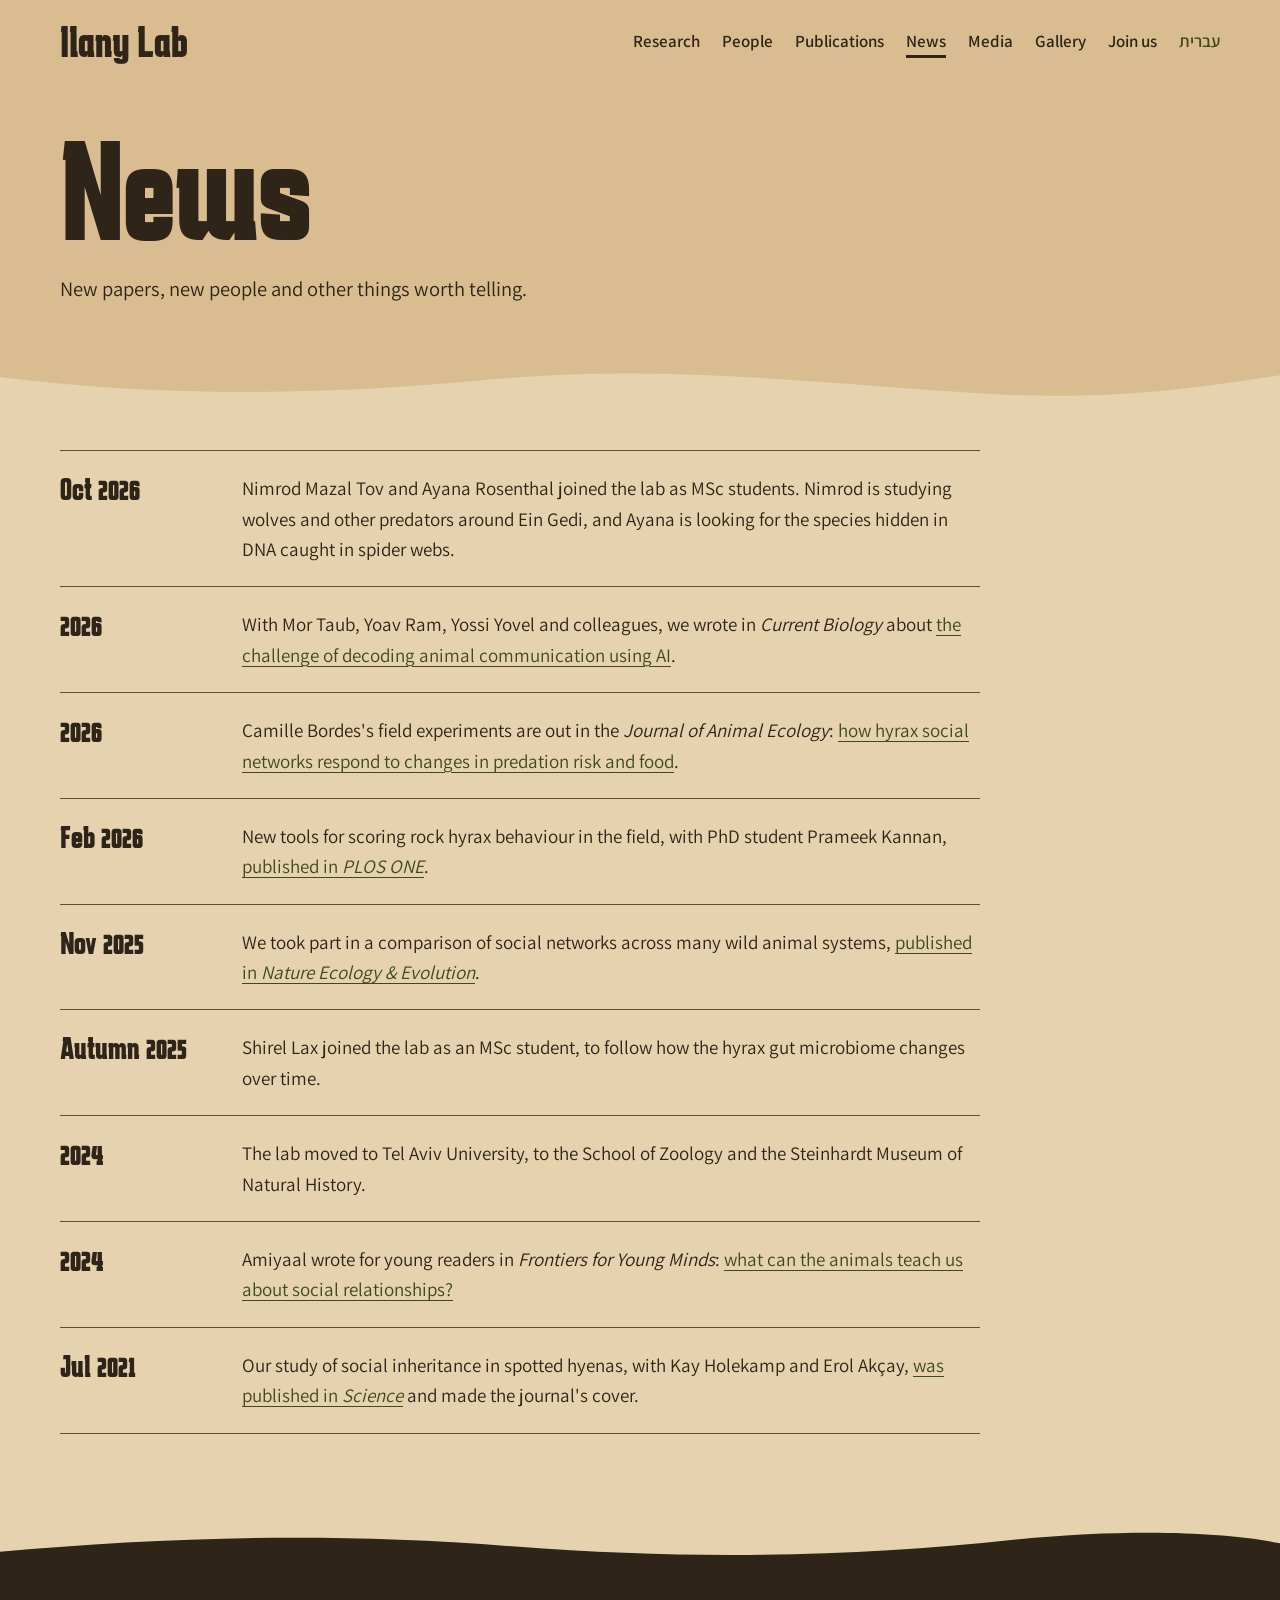
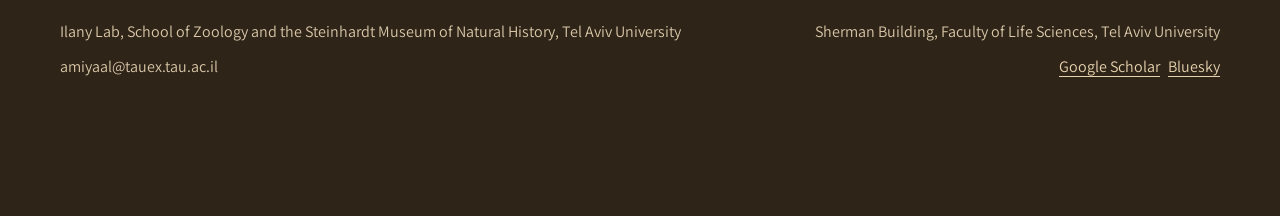
<file: news.html>
<!doctype html>
<html lang="en" dir="ltr">
<head>
<meta charset="utf-8">
<meta name="viewport" content="width=device-width, initial-scale=1, viewport-fit=cover">
<title>News | Ilany Lab</title>
<meta name="description" content="New papers, new lab members and other news from the Ilany Lab.">
<meta name="claude:viewport-fit-sides" content="cover">
<link rel="icon" href="img/favicon.png">
<link rel="preconnect" href="https://fonts.googleapis.com">
<link rel="preconnect" href="https://fonts.gstatic.com" crossorigin>
<link rel="stylesheet" href="https://fonts.googleapis.com/css2?family=Assistant:wght@400;600&amp;family=Karantina:wght@400;700&amp;display=swap">
<link rel="stylesheet" href="styles.css">
</head>
<body>
<a class="skip" href="#main">Skip to content</a>
<header class="site-header band--ground">
  <div class="wrap">
    <a class="wordmark" href="index.html">Ilany Lab</a>
    <nav class="site-nav" aria-label="Main">
      <a href="research.html">Research</a>
      <a href="people.html">People</a>
      <a href="publications.html">Publications</a>
      <a href="news.html" aria-current="page">News</a>
      <a href="media.html">Media</a>
      <a href="gallery.html">Gallery</a>
      <a href="join.html">Join us</a>
      <a class="lang" href="he/index.html" lang="he" hreflang="he">עברית</a>
    </nav>
  </div>
</header>
<main id="main">
<section class="wrap page-head" aria-labelledby="h-page">
  <h1 class="page-title" id="h-page">News</h1>
  <p class="lede">New papers, new people and other things worth telling.</p>
</section>

<svg class="seam" viewBox="0 0 1440 60" preserveAspectRatio="none" aria-hidden="true" focusable="false" style="background:#D9BC8F"><path d="M0,20 C200,46 380,40 560,22 C760,4 940,30 1120,40 C1260,48 1360,30 1440,18 L1440,60 L0,60 Z" fill="#E6D2AE"></path></svg>
<section class="band band--pale" aria-label="News items">
  <div class="wrap">
    <ol class="news">
      <li>
        <time datetime="2026-10">Oct 2026</time>
        <p class="news-text">Nimrod Mazal Tov and Ayana Rosenthal joined the lab as MSc students. Nimrod is studying wolves and other predators around Ein Gedi, and Ayana is looking for the species hidden in DNA caught in spider webs.</p>
      </li>
      <li>
        <time datetime="2026">2026</time>
        <p class="news-text">With Mor Taub, Yoav Ram, Yossi Yovel and colleagues, we wrote in <em>Current Biology</em> about <a href="https://doi.org/10.1016/j.cub.2026.06.064">the challenge of decoding animal communication using AI</a>.</p>
      </li>
      <li>
        <time datetime="2026">2026</time>
        <p class="news-text">Camille Bordes's field experiments are out in the <em>Journal of Animal Ecology</em>: <a href="https://doi.org/10.1111/1365-2656.70122">how hyrax social networks respond to changes in predation risk and food</a>.</p>
      </li>
      <li>
        <time datetime="2026-02">Feb 2026</time>
        <p class="news-text">New tools for scoring rock hyrax behaviour in the field, with PhD student Prameek Kannan, <a href="https://doi.org/10.1371/journal.pone.0343302">published in <em>PLOS ONE</em></a>.</p>
      </li>
      <li>
        <time datetime="2025-11">Nov 2025</time>
        <p class="news-text">We took part in a comparison of social networks across many wild animal systems, <a href="https://doi.org/10.1038/s41559-025-02843-z">published in <em>Nature Ecology &amp; Evolution</em></a>.</p>
      </li>
      <li>
        <time datetime="2025">Autumn 2025</time>
        <p class="news-text">Shirel Lax joined the lab as an MSc student, to follow how the hyrax gut microbiome changes over time.</p>
      </li>
      <li>
        <time datetime="2024">2024</time>
        <p class="news-text">The lab moved to Tel Aviv University, to the School of Zoology and the Steinhardt Museum of Natural History.</p>
      </li>
      <li>
        <time datetime="2024">2024</time>
        <p class="news-text">Amiyaal wrote for young readers in <em>Frontiers for Young Minds</em>: <a href="https://doi.org/10.3389/frym.2024.1496708">what can the animals teach us about social relationships?</a></p>
      </li>
      <li>
        <time datetime="2021-07">Jul 2021</time>
        <p class="news-text">Our study of social inheritance in spotted hyenas, with Kay Holekamp and Erol Akçay, <a href="https://doi.org/10.1126/science.abc1966">was published in <em>Science</em></a> and made the journal's cover.</p>
      </li>
    </ol>
  </div>
</section>
</main>
<svg class="seam" viewBox="0 0 1440 60" preserveAspectRatio="none" aria-hidden="true" focusable="false" style="background:#E6D2AE"><path d="M0,36 C180,20 360,12 580,30 C780,46 960,42 1140,22 C1280,8 1380,14 1440,26 L1440,60 L0,60 Z" fill="#2E2418"></path></svg>
<footer class="band band--umber site-footer">
  <div class="wrap">
    <span>Ilany Lab, School of Zoology and the Steinhardt Museum of Natural History, Tel Aviv University</span>
    <span>Sherman Building, Faculty of Life Sciences, Tel Aviv University</span>
    <span class="addr">amiyaal@tauex.tau.ac.il</span>
    <span><a href="https://scholar.google.com/citations?user=zjP6gQIAAAAJ">Google Scholar</a>&ensp;<a href="https://bsky.app/profile/amiyaal.bsky.social">Bluesky</a></span>
  </div>
</footer>
</body>
</html>
</file>
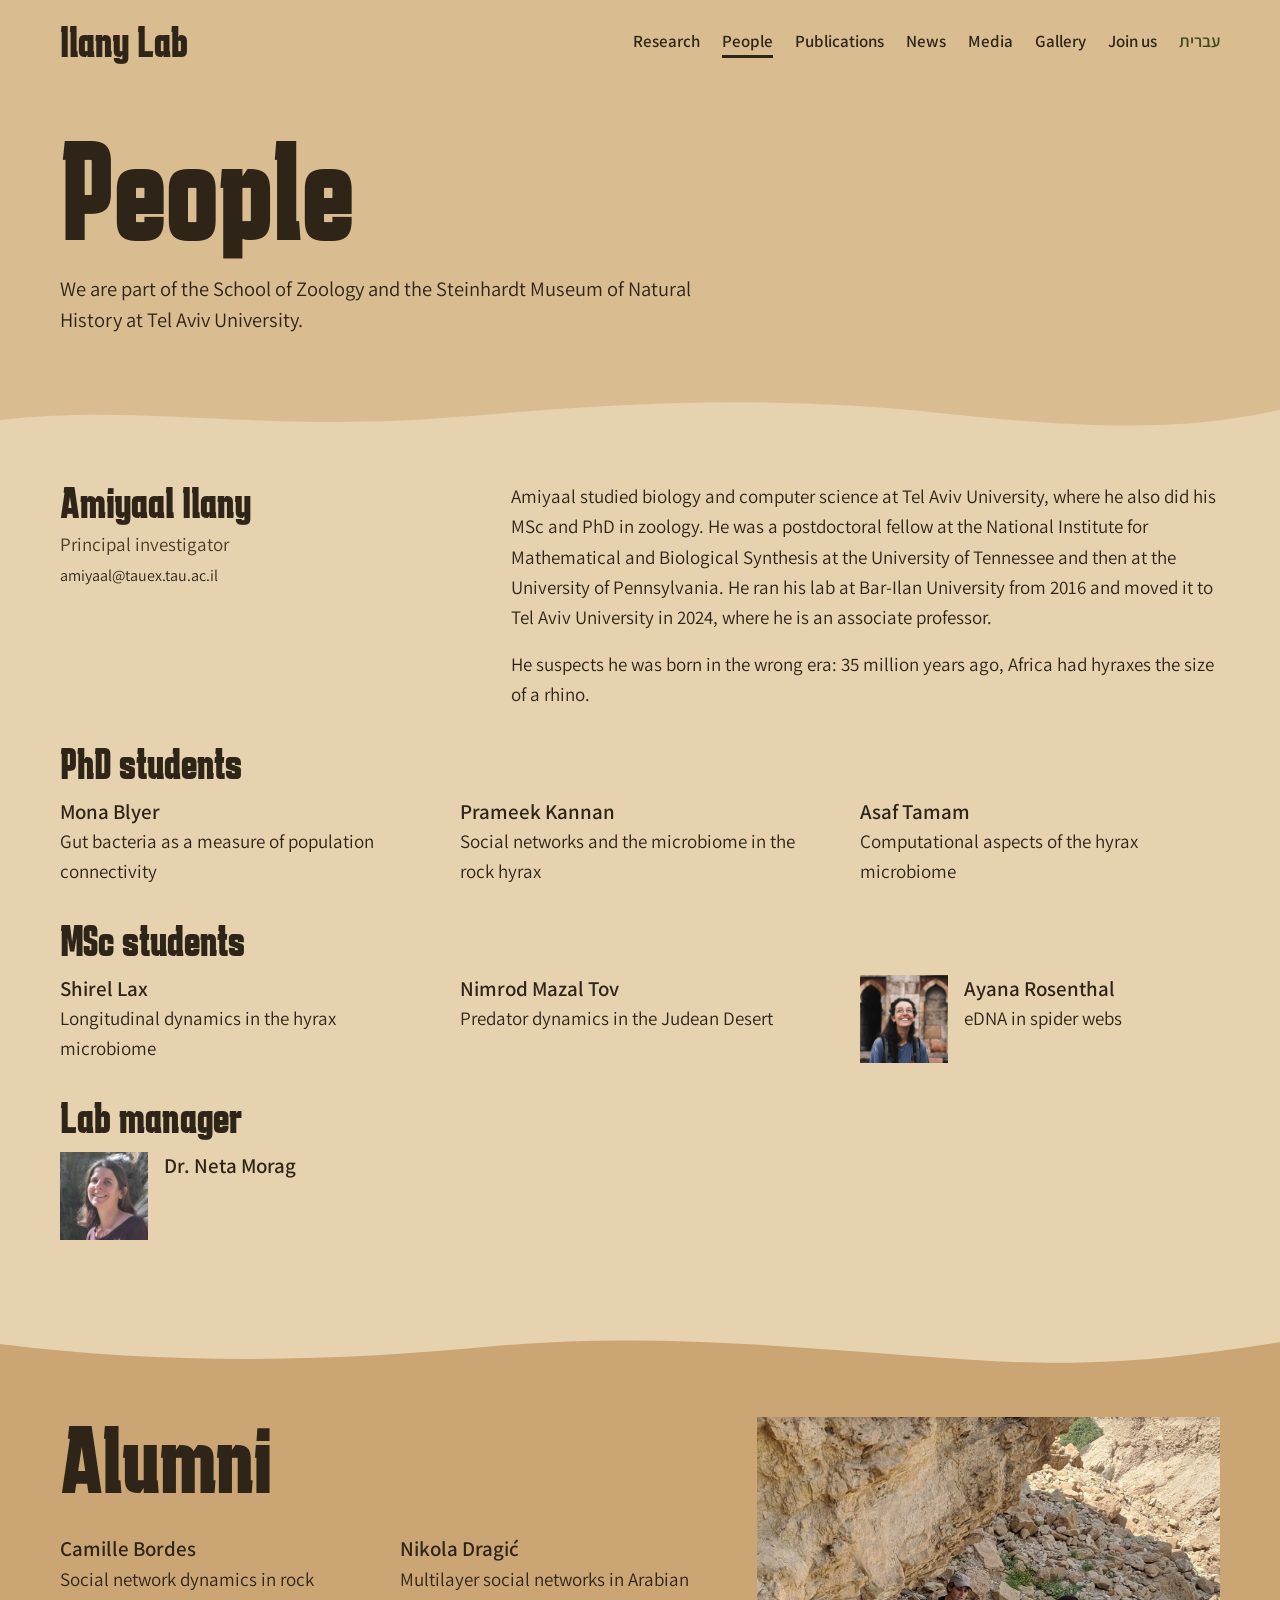
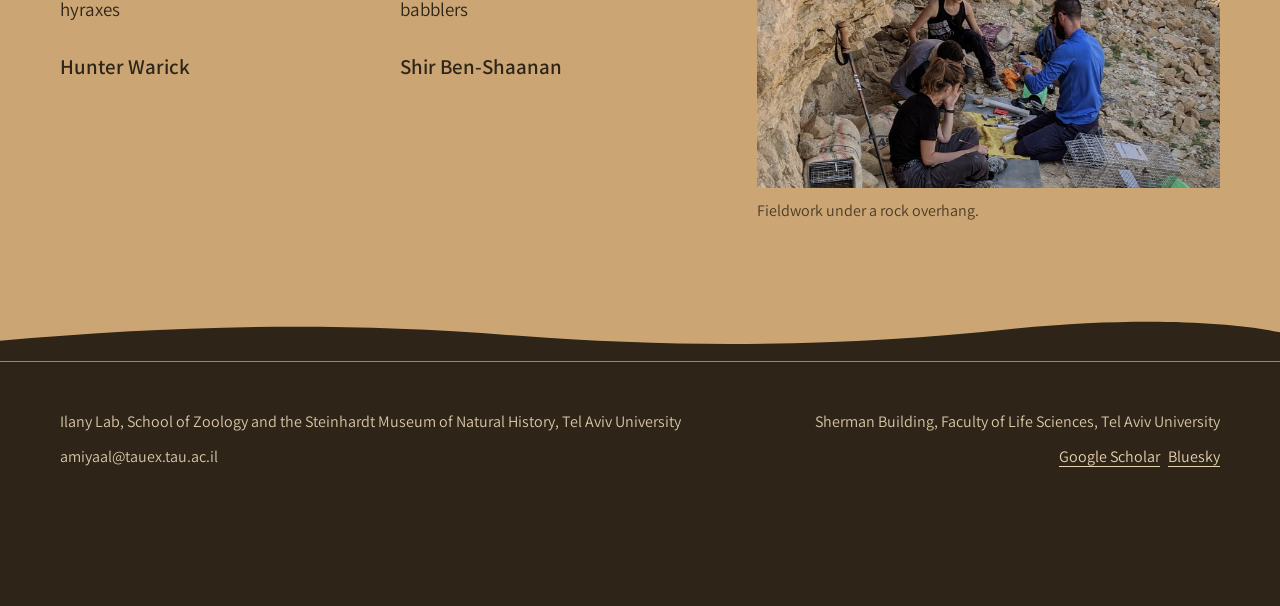
<file: people.html>
<!doctype html>
<html lang="en" dir="ltr">
<head>
<meta charset="utf-8">
<meta name="viewport" content="width=device-width, initial-scale=1, viewport-fit=cover">
<title>People | Ilany Lab</title>
<meta name="description" content="The members and alumni of the Ilany Lab at Tel Aviv University.">
<meta name="claude:viewport-fit-sides" content="cover">
<link rel="icon" href="img/favicon.png">
<link rel="preconnect" href="https://fonts.googleapis.com">
<link rel="preconnect" href="https://fonts.gstatic.com" crossorigin>
<link rel="stylesheet" href="https://fonts.googleapis.com/css2?family=Assistant:wght@400;600&amp;family=Karantina:wght@400;700&amp;display=swap">
<link rel="stylesheet" href="styles.css">
</head>
<body>
<a class="skip" href="#main">Skip to content</a>
<header class="site-header band--ground">
  <div class="wrap">
    <a class="wordmark" href="index.html">Ilany Lab</a>
    <nav class="site-nav" aria-label="Main">
      <a href="research.html">Research</a>
      <a href="people.html" aria-current="page">People</a>
      <a href="publications.html">Publications</a>
      <a href="news.html">News</a>
      <a href="media.html">Media</a>
      <a href="gallery.html">Gallery</a>
      <a href="join.html">Join us</a>
      <a class="lang" href="he/index.html" lang="he" hreflang="he">עברית</a>
    </nav>
  </div>
</header>
<main id="main">
<section class="wrap page-head" aria-labelledby="h-page">
  <h1 class="page-title" id="h-page">People</h1>
  <p class="lede">We are part of the School of Zoology and the Steinhardt Museum of Natural History at Tel Aviv University.</p>
</section>

<svg class="seam" viewBox="0 0 1440 60" preserveAspectRatio="none" aria-hidden="true" focusable="false" style="background:#D9BC8F"><path d="M0,34 C160,14 300,50 520,30 C700,14 860,4 1060,26 C1220,44 1330,48 1440,22 L1440,60 L0,60 Z" fill="#E6D2AE"></path></svg>
<section class="band band--pale" aria-label="Lab members">
  <div class="wrap stack">
    <div class="pi">
      <div class="pi-name">
        <h2 class="group-title">Amiyaal Ilany</h2>
        <span class="person-role">Principal investigator</span>
        <span class="addr small">amiyaal@tauex.tau.ac.il</span>
      </div>
      <div class="prose">
        <p>Amiyaal studied biology and computer science at Tel Aviv University, where he also did his MSc and PhD in zoology. He was a postdoctoral fellow at the National Institute for Mathematical and Biological Synthesis at the University of Tennessee and then at the University of Pennsylvania. He ran his lab at Bar-Ilan University from 2016 and moved it to Tel Aviv University in 2024, where he is an associate professor.</p>
        <p>He suspects he was born in the wrong era: 35 million years ago, Africa had hyraxes the size of a rhino.</p>
      </div>
    </div>

    <div class="stack stack--tight">
      <h2 class="group-title">PhD students</h2>
      <div class="people">
        <div class="person">
          <span class="person-name">Mona Blyer</span>
          <span class="person-project">Gut bacteria as a measure of population connectivity</span>
        </div>
        <div class="person">
          <span class="person-name">Prameek Kannan</span>
          <span class="person-project">Social networks and the microbiome in the rock hyrax</span>
        </div>
        <div class="person">
          <span class="person-name">Asaf Tamam</span>
          <span class="person-project">Computational aspects of the hyrax microbiome</span>
        </div>
      </div>
    </div>

    <div class="stack stack--tight">
      <h2 class="group-title">MSc students</h2>
      <div class="people">
        <div class="person">
          <span class="person-name">Shirel Lax</span>
          <span class="person-project">Longitudinal dynamics in the hyrax microbiome</span>
        </div>
        <div class="person">
          <span class="person-name">Nimrod Mazal Tov</span>
          <span class="person-project">Predator dynamics in the Judean Desert</span>
        </div>
        <div class="person has-photo">
          <img class="person-photo" src="img/ayana-portrait.jpg" width="400" height="400" alt="Ayana Rosenthal">
          <div class="person-text">
            <span class="person-name">Ayana Rosenthal</span>
            <span class="person-project">eDNA in spider webs</span>
          </div>
        </div>
      </div>
    </div>

    <div class="stack stack--tight">
      <h2 class="group-title">Lab manager</h2>
      <div class="people">
        <div class="person has-photo">
          <img class="person-photo" src="img/neta-portrait.jpg" width="400" height="400" alt="Neta Morag">
          <div class="person-text">
            <span class="person-name">Dr. Neta Morag</span>
          </div>
        </div>
      </div>
    </div>
  </div>
</section>

<svg class="seam" viewBox="0 0 1440 60" preserveAspectRatio="none" aria-hidden="true" focusable="false" style="background:#E6D2AE"><path d="M0,20 C200,46 380,40 560,22 C760,4 940,30 1120,40 C1260,48 1360,30 1440,18 L1440,60 L0,60 Z" fill="#CBA674"></path></svg>
<section class="band band--deep" aria-labelledby="h-alumni">
  <div class="wrap row">
    <div class="grow stack">
      <h2 class="band-title" id="h-alumni">Alumni</h2>
      <div class="people">
        <div class="person">
          <span class="person-name">Camille Bordes</span>
          <span class="person-project">Social network dynamics in rock hyraxes</span>
        </div>
        <div class="person">
          <span class="person-name">Nikola Dragić</span>
          <span class="person-project">Multilayer social networks in Arabian babblers</span>
        </div>
        <div class="person">
          <span class="person-name">Hunter Warick</span>
        </div>
        <div class="person">
          <span class="person-name">Shir Ben-Shaanan</span>
        </div>
      </div>
    </div>
    <figure class="side">
      <img class="band-photo" src="img/field-cave.jpg" width="1500" height="1319" alt="Lab members working under a rock overhang in the desert, with live traps beside them">
      <figcaption class="caption">Fieldwork under a rock overhang.</figcaption>
    </figure>
  </div>
</section>
</main>
<svg class="seam" viewBox="0 0 1440 60" preserveAspectRatio="none" aria-hidden="true" focusable="false" style="background:#CBA674"><path d="M0,36 C180,20 360,12 580,30 C780,46 960,42 1140,22 C1280,8 1380,14 1440,26 L1440,60 L0,60 Z" fill="#2E2418"></path></svg>
<footer class="band band--umber site-footer">
  <div class="wrap">
    <span>Ilany Lab, School of Zoology and the Steinhardt Museum of Natural History, Tel Aviv University</span>
    <span>Sherman Building, Faculty of Life Sciences, Tel Aviv University</span>
    <span class="addr">amiyaal@tauex.tau.ac.il</span>
    <span><a href="https://scholar.google.com/citations?user=zjP6gQIAAAAJ">Google Scholar</a>&ensp;<a href="https://bsky.app/profile/amiyaal.bsky.social">Bluesky</a></span>
  </div>
</footer>
</body>
</html>
</file>
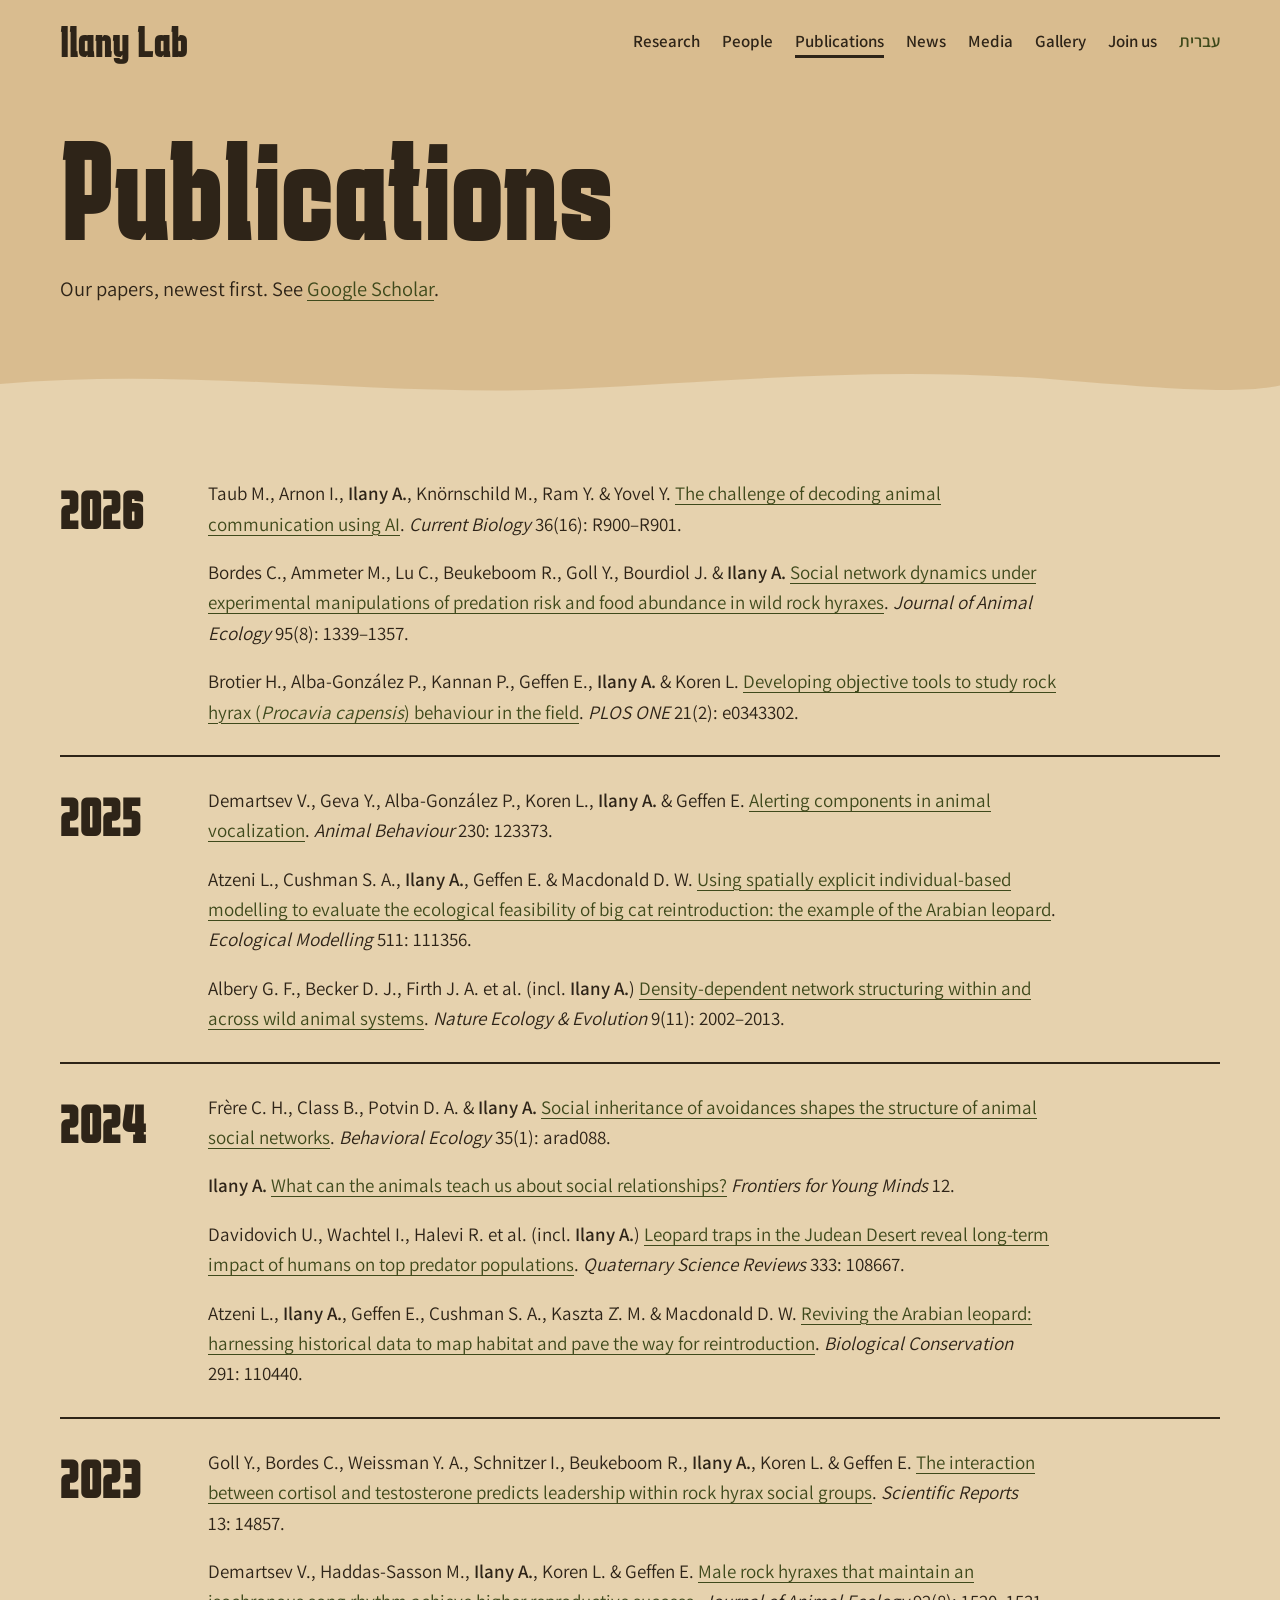
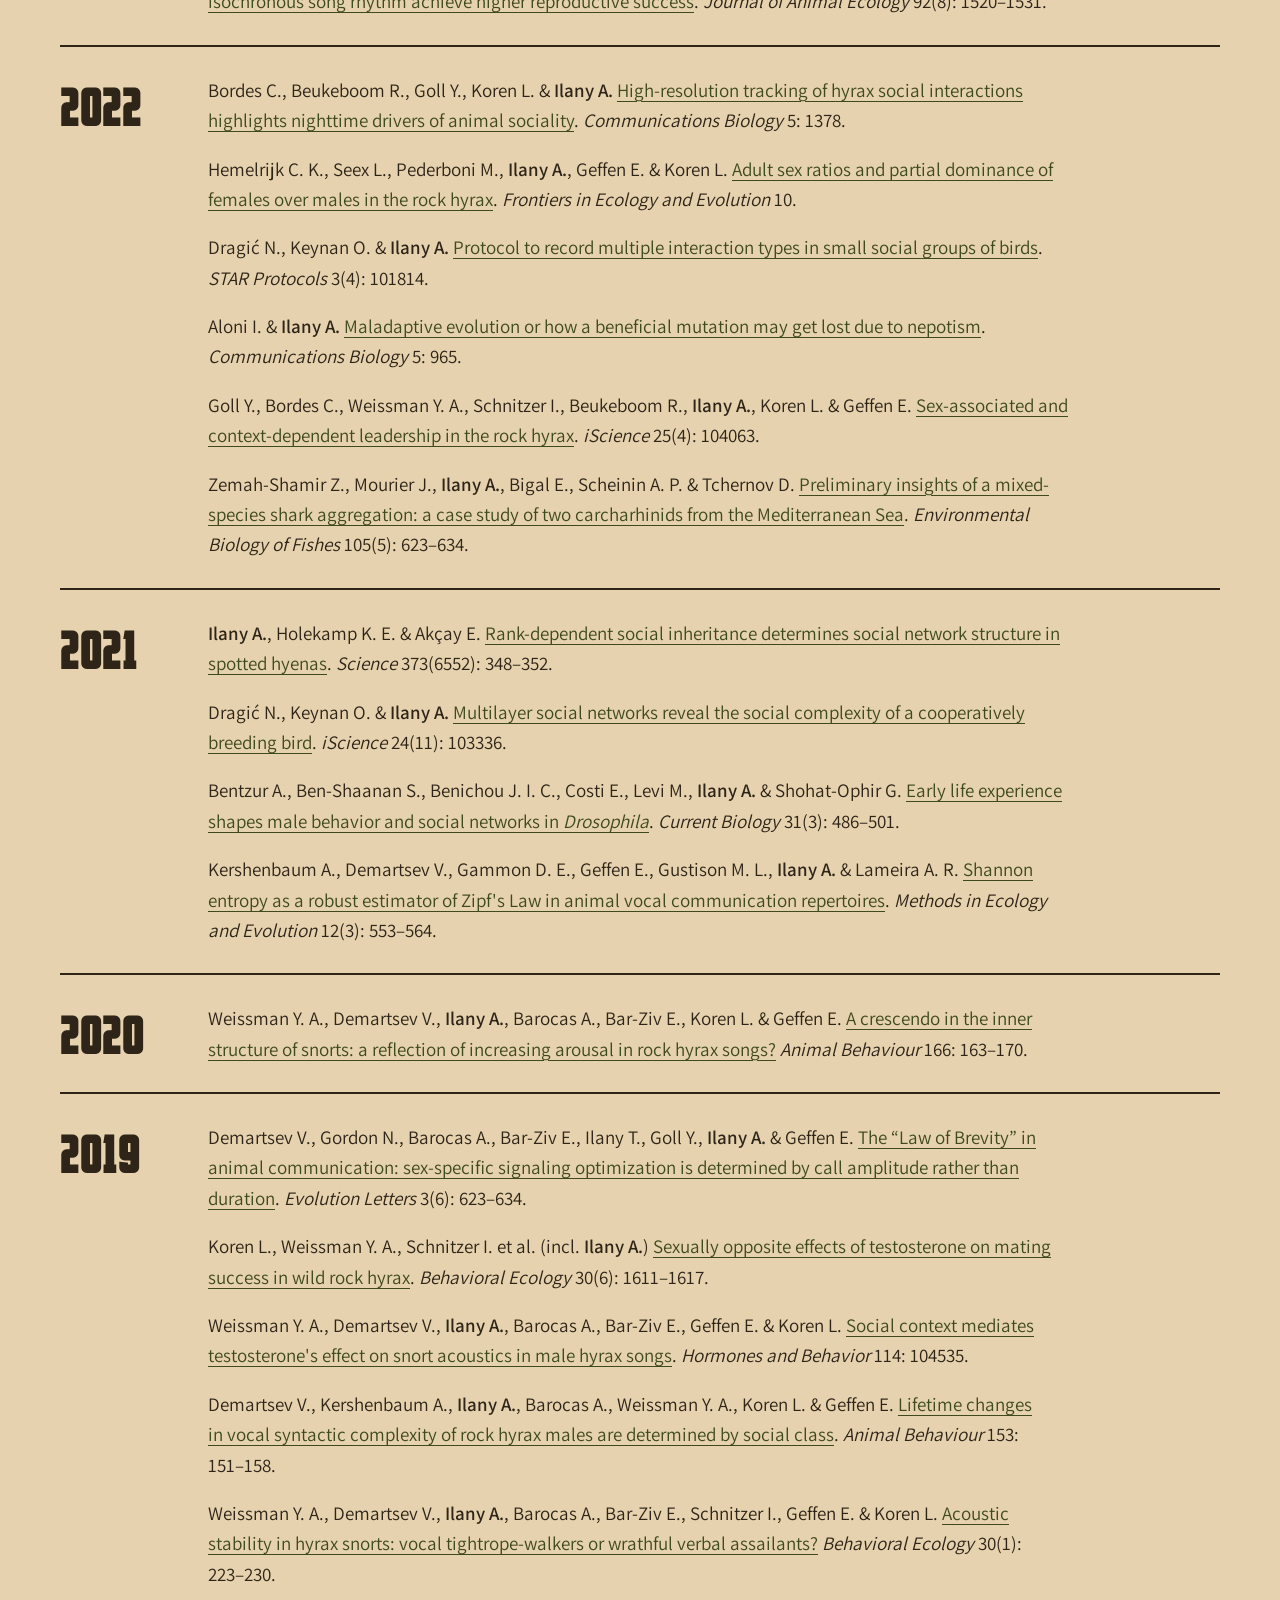
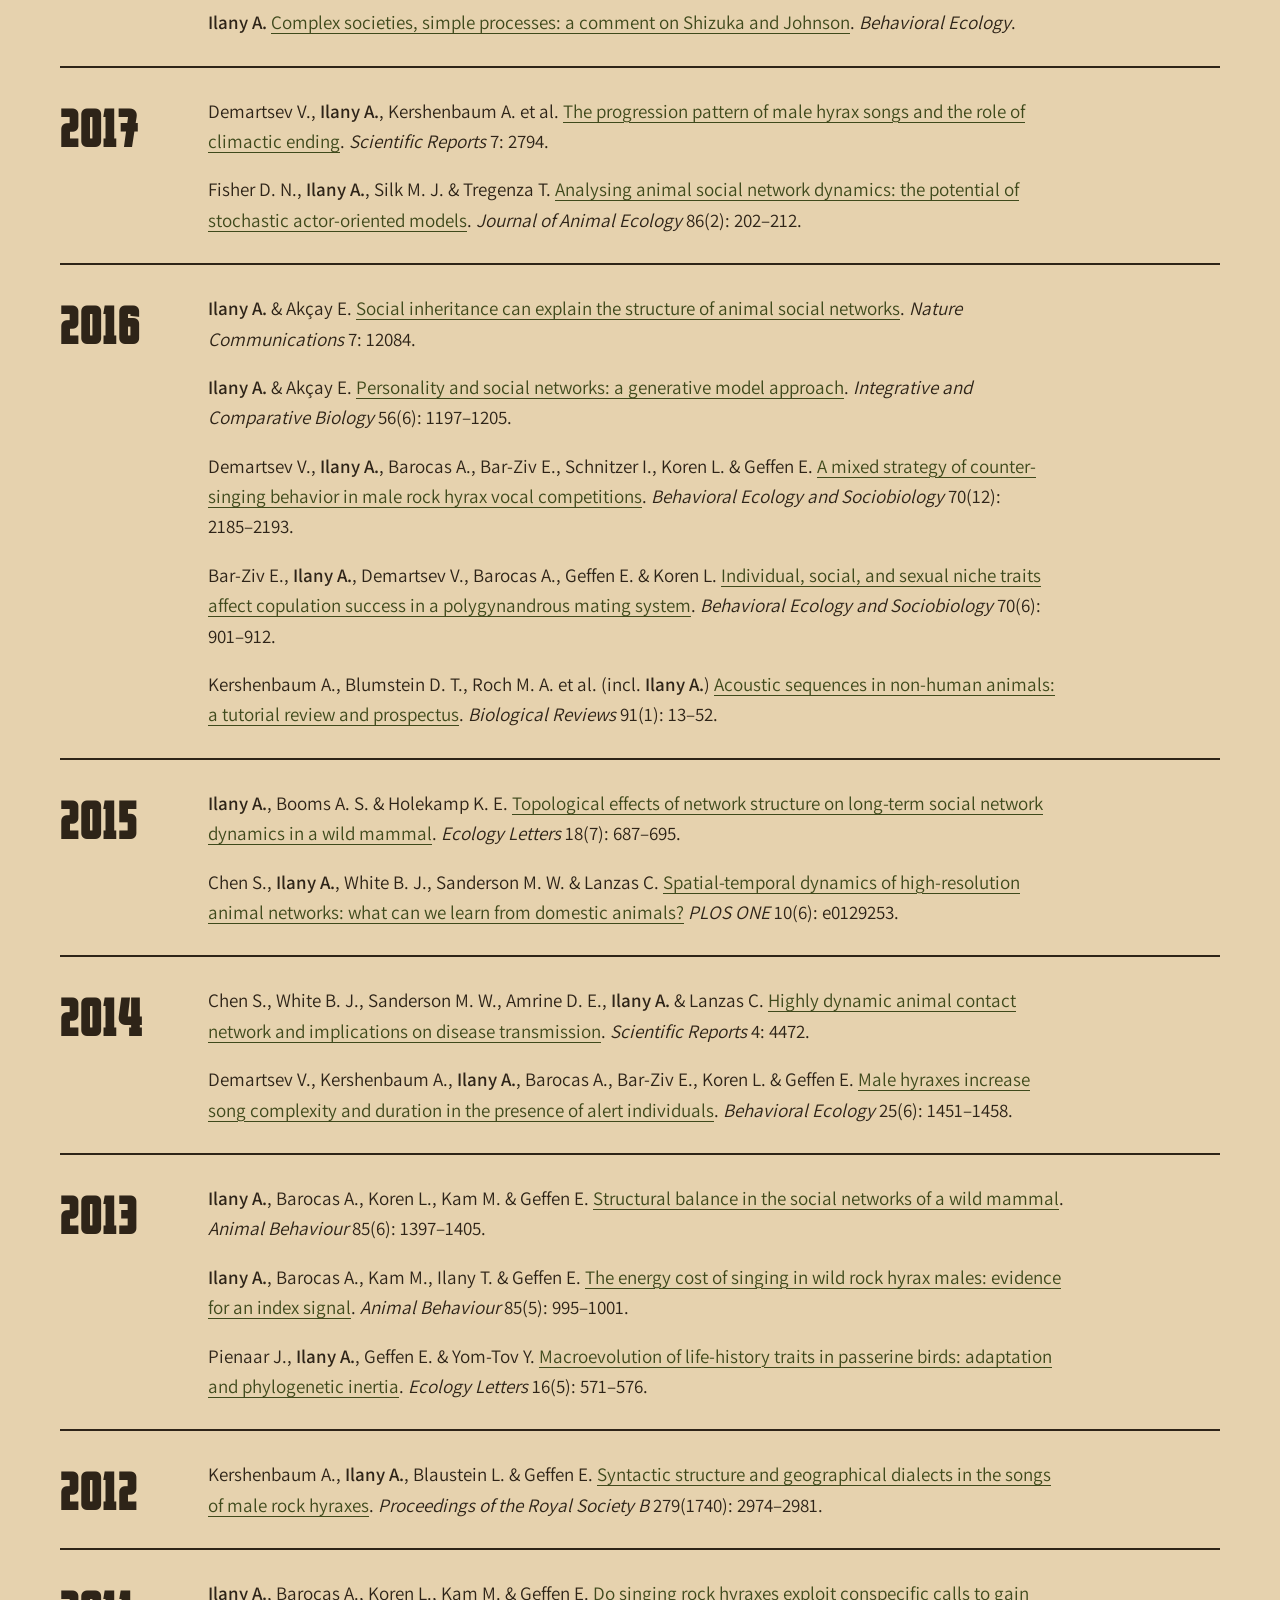
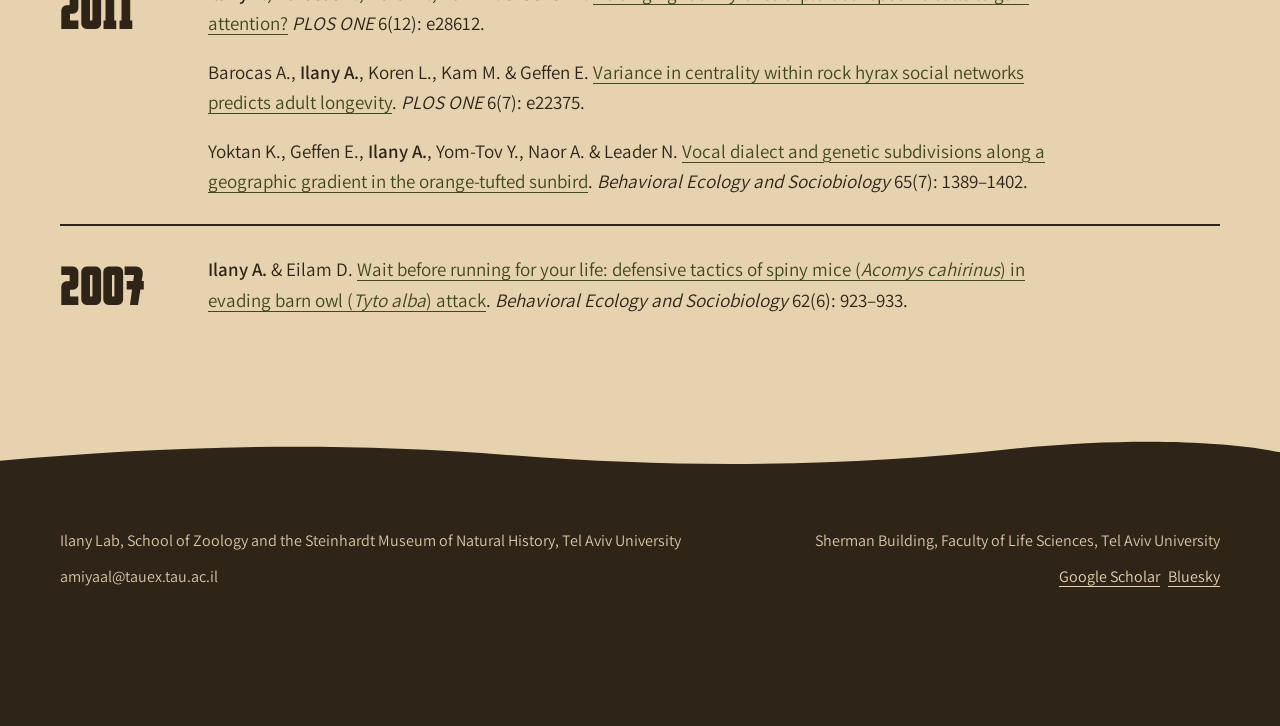
<file: publications.html>
<!doctype html>
<html lang="en" dir="ltr">
<head>
<meta charset="utf-8">
<meta name="viewport" content="width=device-width, initial-scale=1, viewport-fit=cover">
<title>Publications | Ilany Lab</title>
<meta name="description" content="Papers from the Ilany Lab, newest first, with links to each article.">
<meta name="claude:viewport-fit-sides" content="cover">
<link rel="icon" href="img/favicon.png">
<link rel="preconnect" href="https://fonts.googleapis.com">
<link rel="preconnect" href="https://fonts.gstatic.com" crossorigin>
<link rel="stylesheet" href="https://fonts.googleapis.com/css2?family=Assistant:wght@400;600&amp;family=Karantina:wght@400;700&amp;display=swap">
<link rel="stylesheet" href="styles.css">
</head>
<body>
<a class="skip" href="#main">Skip to content</a>
<header class="site-header band--ground">
  <div class="wrap">
    <a class="wordmark" href="index.html">Ilany Lab</a>
    <nav class="site-nav" aria-label="Main">
      <a href="research.html">Research</a>
      <a href="people.html">People</a>
      <a href="publications.html" aria-current="page">Publications</a>
      <a href="news.html">News</a>
      <a href="media.html">Media</a>
      <a href="gallery.html">Gallery</a>
      <a href="join.html">Join us</a>
      <a class="lang" href="he/index.html" lang="he" hreflang="he">עברית</a>
    </nav>
  </div>
</header>
<main id="main">
<section class="wrap page-head" aria-labelledby="h-page">
  <h1 class="page-title" id="h-page">Publications</h1>
  <p class="lede">Our papers, newest first. See <a href="https://scholar.google.com/citations?user=zjP6gQIAAAAJ">Google Scholar</a>.</p>
</section>

<svg class="seam" viewBox="0 0 1440 60" preserveAspectRatio="none" aria-hidden="true" focusable="false" style="background:#D9BC8F"><path d="M0,28 C220,8 420,44 640,34 C840,24 1000,6 1200,24 C1320,34 1390,40 1440,30 L1440,60 L0,60 Z" fill="#E6D2AE"></path></svg>
<section class="band band--pale" aria-label="All publications">
  <div class="wrap">
    <section class="year-group" aria-labelledby="y2026"><h2 id="y2026">2026</h2>
      <ol>
        <li>Taub M., Arnon I., <span class="me">Ilany A.</span>, Knörnschild M., Ram Y. &amp; Yovel Y. <a href="https://doi.org/10.1016/j.cub.2026.06.064">The challenge of decoding animal communication using AI</a>. <em>Current Biology</em> 36(16): R900–R901.</li>
        <li>Bordes C., Ammeter M., Lu C., Beukeboom R., Goll Y., Bourdiol J. &amp; <span class="me">Ilany A.</span> <a href="https://doi.org/10.1111/1365-2656.70122">Social network dynamics under experimental manipulations of predation risk and food abundance in wild rock hyraxes</a>. <em>Journal of Animal Ecology</em> 95(8): 1339–1357.</li>
        <li>Brotier H., Alba-González P., Kannan P., Geffen E., <span class="me">Ilany A.</span> &amp; Koren L. <a href="https://doi.org/10.1371/journal.pone.0343302">Developing objective tools to study rock hyrax (<em>Procavia capensis</em>) behaviour in the field</a>. <em>PLOS ONE</em> 21(2): e0343302.</li>
      </ol>
    </section>
    <section class="year-group" aria-labelledby="y2025"><h2 id="y2025">2025</h2>
      <ol>
        <li>Demartsev V., Geva Y., Alba-González P., Koren L., <span class="me">Ilany A.</span> &amp; Geffen E. <a href="https://doi.org/10.1016/j.anbehav.2025.123373">Alerting components in animal vocalization</a>. <em>Animal Behaviour</em> 230: 123373.</li>
        <li>Atzeni L., Cushman S. A., <span class="me">Ilany A.</span>, Geffen E. &amp; Macdonald D. W. <a href="https://doi.org/10.1016/j.ecolmodel.2025.111356">Using spatially explicit individual-based modelling to evaluate the ecological feasibility of big cat reintroduction: the example of the Arabian leopard</a>. <em>Ecological Modelling</em> 511: 111356.</li>
        <li>Albery G. F., Becker D. J., Firth J. A. et al. (incl. <span class="me">Ilany A.</span>) <a href="https://doi.org/10.1038/s41559-025-02843-z">Density-dependent network structuring within and across wild animal systems</a>. <em>Nature Ecology &amp; Evolution</em> 9(11): 2002–2013.</li>
      </ol>
    </section>
    <section class="year-group" aria-labelledby="y2024"><h2 id="y2024">2024</h2>
      <ol>
        <li>Frère C. H., Class B., Potvin D. A. &amp; <span class="me">Ilany A.</span> <a href="https://doi.org/10.1093/beheco/arad088">Social inheritance of avoidances shapes the structure of animal social networks</a>. <em>Behavioral Ecology</em> 35(1): arad088.</li>
        <li><span class="me">Ilany A.</span> <a href="https://doi.org/10.3389/frym.2024.1496708">What can the animals teach us about social relationships?</a> <em>Frontiers for Young Minds</em> 12.</li>
        <li>Davidovich U., Wachtel I., Halevi R. et al. (incl. <span class="me">Ilany A.</span>) <a href="https://doi.org/10.1016/j.quascirev.2024.108667">Leopard traps in the Judean Desert reveal long-term impact of humans on top predator populations</a>. <em>Quaternary Science Reviews</em> 333: 108667.</li>
        <li>Atzeni L., <span class="me">Ilany A.</span>, Geffen E., Cushman S. A., Kaszta Ż. M. &amp; Macdonald D. W. <a href="https://doi.org/10.1016/j.biocon.2024.110440">Reviving the Arabian leopard: harnessing historical data to map habitat and pave the way for reintroduction</a>. <em>Biological Conservation</em> 291: 110440.</li>
      </ol>
    </section>
    <section class="year-group" aria-labelledby="y2023"><h2 id="y2023">2023</h2>
      <ol>
        <li>Goll Y., Bordes C., Weissman Y. A., Schnitzer I., Beukeboom R., <span class="me">Ilany A.</span>, Koren L. &amp; Geffen E. <a href="https://doi.org/10.1038/s41598-023-41958-w">The interaction between cortisol and testosterone predicts leadership within rock hyrax social groups</a>. <em>Scientific Reports</em> 13: 14857.</li>
        <li>Demartsev V., Haddas-Sasson M., <span class="me">Ilany A.</span>, Koren L. &amp; Geffen E. <a href="https://doi.org/10.1111/1365-2656.13801">Male rock hyraxes that maintain an isochronous song rhythm achieve higher reproductive success</a>. <em>Journal of Animal Ecology</em> 92(8): 1520–1531.</li>
      </ol>
    </section>
    <section class="year-group" aria-labelledby="y2022"><h2 id="y2022">2022</h2>
      <ol>
        <li>Bordes C., Beukeboom R., Goll Y., Koren L. &amp; <span class="me">Ilany A.</span> <a href="https://doi.org/10.1038/s42003-022-04317-5">High-resolution tracking of hyrax social interactions highlights nighttime drivers of animal sociality</a>. <em>Communications Biology</em> 5: 1378.</li>
        <li>Hemelrijk C. K., Seex L., Pederboni M., <span class="me">Ilany A.</span>, Geffen E. &amp; Koren L. <a href="https://doi.org/10.3389/fevo.2022.1004919">Adult sex ratios and partial dominance of females over males in the rock hyrax</a>. <em>Frontiers in Ecology and Evolution</em> 10.</li>
        <li>Dragić N., Keynan O. &amp; <span class="me">Ilany A.</span> <a href="https://doi.org/10.1016/j.xpro.2022.101814">Protocol to record multiple interaction types in small social groups of birds</a>. <em>STAR Protocols</em> 3(4): 101814.</li>
        <li>Aloni I. &amp; <span class="me">Ilany A.</span> <a href="https://doi.org/10.1038/s42003-022-03901-z">Maladaptive evolution or how a beneficial mutation may get lost due to nepotism</a>. <em>Communications Biology</em> 5: 965.</li>
        <li>Goll Y., Bordes C., Weissman Y. A., Schnitzer I., Beukeboom R., <span class="me">Ilany A.</span>, Koren L. &amp; Geffen E. <a href="https://doi.org/10.1016/j.isci.2022.104063">Sex-associated and context-dependent leadership in the rock hyrax</a>. <em>iScience</em> 25(4): 104063.</li>
        <li>Zemah-Shamir Z., Mourier J., <span class="me">Ilany A.</span>, Bigal E., Scheinin A. P. &amp; Tchernov D. <a href="https://doi.org/10.1007/s10641-022-01280-2">Preliminary insights of a mixed-species shark aggregation: a case study of two carcharhinids from the Mediterranean Sea</a>. <em>Environmental Biology of Fishes</em> 105(5): 623–634.</li>
      </ol>
    </section>
    <section class="year-group" aria-labelledby="y2021"><h2 id="y2021">2021</h2>
      <ol>
        <li><span class="me">Ilany A.</span>, Holekamp K. E. &amp; Akçay E. <a href="https://doi.org/10.1126/science.abc1966">Rank-dependent social inheritance determines social network structure in spotted hyenas</a>. <em>Science</em> 373(6552): 348–352.</li>
        <li>Dragić N., Keynan O. &amp; <span class="me">Ilany A.</span> <a href="https://doi.org/10.1016/j.isci.2021.103336">Multilayer social networks reveal the social complexity of a cooperatively breeding bird</a>. <em>iScience</em> 24(11): 103336.</li>
        <li>Bentzur A., Ben-Shaanan S., Benichou J. I. C., Costi E., Levi M., <span class="me">Ilany A.</span> &amp; Shohat-Ophir G. <a href="https://doi.org/10.1016/j.cub.2020.10.060">Early life experience shapes male behavior and social networks in <em>Drosophila</em></a>. <em>Current Biology</em> 31(3): 486–501.</li>
        <li>Kershenbaum A., Demartsev V., Gammon D. E., Geffen E., Gustison M. L., <span class="me">Ilany A.</span> &amp; Lameira A. R. <a href="https://doi.org/10.1111/2041-210X.13536">Shannon entropy as a robust estimator of Zipf's Law in animal vocal communication repertoires</a>. <em>Methods in Ecology and Evolution</em> 12(3): 553–564.</li>
      </ol>
    </section>
    <section class="year-group" aria-labelledby="y2020"><h2 id="y2020">2020</h2>
      <ol>
        <li>Weissman Y. A., Demartsev V., <span class="me">Ilany A.</span>, Barocas A., Bar-Ziv E., Koren L. &amp; Geffen E. <a href="https://doi.org/10.1016/j.anbehav.2020.06.010">A crescendo in the inner structure of snorts: a reflection of increasing arousal in rock hyrax songs?</a> <em>Animal Behaviour</em> 166: 163–170.</li>
      </ol>
    </section>
    <section class="year-group" aria-labelledby="y2019"><h2 id="y2019">2019</h2>
      <ol>
        <li>Demartsev V., Gordon N., Barocas A., Bar-Ziv E., Ilany T., Goll Y., <span class="me">Ilany A.</span> &amp; Geffen E. <a href="https://doi.org/10.1002/evl3.147">The “Law of Brevity” in animal communication: sex-specific signaling optimization is determined by call amplitude rather than duration</a>. <em>Evolution Letters</em> 3(6): 623–634.</li>
        <li>Koren L., Weissman Y. A., Schnitzer I. et al. (incl. <span class="me">Ilany A.</span>) <a href="https://doi.org/10.1093/beheco/arz125">Sexually opposite effects of testosterone on mating success in wild rock hyrax</a>. <em>Behavioral Ecology</em> 30(6): 1611–1617.</li>
        <li>Weissman Y. A., Demartsev V., <span class="me">Ilany A.</span>, Barocas A., Bar-Ziv E., Geffen E. &amp; Koren L. <a href="https://doi.org/10.1016/j.yhbeh.2019.05.004">Social context mediates testosterone's effect on snort acoustics in male hyrax songs</a>. <em>Hormones and Behavior</em> 114: 104535.</li>
        <li>Demartsev V., Kershenbaum A., <span class="me">Ilany A.</span>, Barocas A., Weissman Y. A., Koren L. &amp; Geffen E. <a href="https://doi.org/10.1016/j.anbehav.2019.05.011">Lifetime changes in vocal syntactic complexity of rock hyrax males are determined by social class</a>. <em>Animal Behaviour</em> 153: 151–158.</li>
        <li>Weissman Y. A., Demartsev V., <span class="me">Ilany A.</span>, Barocas A., Bar-Ziv E., Schnitzer I., Geffen E. &amp; Koren L. <a href="https://doi.org/10.1093/beheco/ary141">Acoustic stability in hyrax snorts: vocal tightrope-walkers or wrathful verbal assailants?</a> <em>Behavioral Ecology</em> 30(1): 223–230.</li>
        <li><span class="me">Ilany A.</span> <a href="https://doi.org/10.1093/beheco/arz107">Complex societies, simple processes: a comment on Shizuka and Johnson</a>. <em>Behavioral Ecology</em>.</li>
      </ol>
    </section>
    <section class="year-group" aria-labelledby="y2017"><h2 id="y2017">2017</h2>
      <ol>
        <li>Demartsev V., <span class="me">Ilany A.</span>, Kershenbaum A. et al. <a href="https://doi.org/10.1038/s41598-017-03035-x">The progression pattern of male hyrax songs and the role of climactic ending</a>. <em>Scientific Reports</em> 7: 2794.</li>
        <li>Fisher D. N., <span class="me">Ilany A.</span>, Silk M. J. &amp; Tregenza T. <a href="https://doi.org/10.1111/1365-2656.12630">Analysing animal social network dynamics: the potential of stochastic actor-oriented models</a>. <em>Journal of Animal Ecology</em> 86(2): 202–212.</li>
      </ol>
    </section>
    <section class="year-group" aria-labelledby="y2016"><h2 id="y2016">2016</h2>
      <ol>
        <li><span class="me">Ilany A.</span> &amp; Akçay E. <a href="https://doi.org/10.1038/ncomms12084">Social inheritance can explain the structure of animal social networks</a>. <em>Nature Communications</em> 7: 12084.</li>
        <li><span class="me">Ilany A.</span> &amp; Akçay E. <a href="https://doi.org/10.1093/icb/icw068">Personality and social networks: a generative model approach</a>. <em>Integrative and Comparative Biology</em> 56(6): 1197–1205.</li>
        <li>Demartsev V., <span class="me">Ilany A.</span>, Barocas A., Bar-Ziv E., Schnitzer I., Koren L. &amp; Geffen E. <a href="https://doi.org/10.1007/s00265-016-2222-z">A mixed strategy of counter-singing behavior in male rock hyrax vocal competitions</a>. <em>Behavioral Ecology and Sociobiology</em> 70(12): 2185–2193.</li>
        <li>Bar-Ziv E., <span class="me">Ilany A.</span>, Demartsev V., Barocas A., Geffen E. &amp; Koren L. <a href="https://doi.org/10.1007/s00265-016-2112-4">Individual, social, and sexual niche traits affect copulation success in a polygynandrous mating system</a>. <em>Behavioral Ecology and Sociobiology</em> 70(6): 901–912.</li>
        <li>Kershenbaum A., Blumstein D. T., Roch M. A. et al. (incl. <span class="me">Ilany A.</span>) <a href="https://doi.org/10.1111/brv.12160">Acoustic sequences in non-human animals: a tutorial review and prospectus</a>. <em>Biological Reviews</em> 91(1): 13–52.</li>
      </ol>
    </section>
    <section class="year-group" aria-labelledby="y2015"><h2 id="y2015">2015</h2>
      <ol>
        <li><span class="me">Ilany A.</span>, Booms A. S. &amp; Holekamp K. E. <a href="https://doi.org/10.1111/ele.12447">Topological effects of network structure on long-term social network dynamics in a wild mammal</a>. <em>Ecology Letters</em> 18(7): 687–695.</li>
        <li>Chen S., <span class="me">Ilany A.</span>, White B. J., Sanderson M. W. &amp; Lanzas C. <a href="https://doi.org/10.1371/journal.pone.0129253">Spatial-temporal dynamics of high-resolution animal networks: what can we learn from domestic animals?</a> <em>PLOS ONE</em> 10(6): e0129253.</li>
      </ol>
    </section>
    <section class="year-group" aria-labelledby="y2014"><h2 id="y2014">2014</h2>
      <ol>
        <li>Chen S., White B. J., Sanderson M. W., Amrine D. E., <span class="me">Ilany A.</span> &amp; Lanzas C. <a href="https://doi.org/10.1038/srep04472">Highly dynamic animal contact network and implications on disease transmission</a>. <em>Scientific Reports</em> 4: 4472.</li>
        <li>Demartsev V., Kershenbaum A., <span class="me">Ilany A.</span>, Barocas A., Bar-Ziv E., Koren L. &amp; Geffen E. <a href="https://doi.org/10.1093/beheco/aru155">Male hyraxes increase song complexity and duration in the presence of alert individuals</a>. <em>Behavioral Ecology</em> 25(6): 1451–1458.</li>
      </ol>
    </section>
    <section class="year-group" aria-labelledby="y2013"><h2 id="y2013">2013</h2>
      <ol>
        <li><span class="me">Ilany A.</span>, Barocas A., Koren L., Kam M. &amp; Geffen E. <a href="https://doi.org/10.1016/j.anbehav.2013.03.032">Structural balance in the social networks of a wild mammal</a>. <em>Animal Behaviour</em> 85(6): 1397–1405.</li>
        <li><span class="me">Ilany A.</span>, Barocas A., Kam M., Ilany T. &amp; Geffen E. <a href="https://doi.org/10.1016/j.anbehav.2013.02.023">The energy cost of singing in wild rock hyrax males: evidence for an index signal</a>. <em>Animal Behaviour</em> 85(5): 995–1001.</li>
        <li>Pienaar J., <span class="me">Ilany A.</span>, Geffen E. &amp; Yom-Tov Y. <a href="https://doi.org/10.1111/ele.12077">Macroevolution of life-history traits in passerine birds: adaptation and phylogenetic inertia</a>. <em>Ecology Letters</em> 16(5): 571–576.</li>
      </ol>
    </section>
    <section class="year-group" aria-labelledby="y2012"><h2 id="y2012">2012</h2>
      <ol>
        <li>Kershenbaum A., <span class="me">Ilany A.</span>, Blaustein L. &amp; Geffen E. <a href="https://doi.org/10.1098/rspb.2012.0322">Syntactic structure and geographical dialects in the songs of male rock hyraxes</a>. <em>Proceedings of the Royal Society B</em> 279(1740): 2974–2981.</li>
      </ol>
    </section>
    <section class="year-group" aria-labelledby="y2011"><h2 id="y2011">2011</h2>
      <ol>
        <li><span class="me">Ilany A.</span>, Barocas A., Koren L., Kam M. &amp; Geffen E. <a href="https://doi.org/10.1371/journal.pone.0028612">Do singing rock hyraxes exploit conspecific calls to gain attention?</a> <em>PLOS ONE</em> 6(12): e28612.</li>
        <li>Barocas A., <span class="me">Ilany A.</span>, Koren L., Kam M. &amp; Geffen E. <a href="https://doi.org/10.1371/journal.pone.0022375">Variance in centrality within rock hyrax social networks predicts adult longevity</a>. <em>PLOS ONE</em> 6(7): e22375.</li>
        <li>Yoktan K., Geffen E., <span class="me">Ilany A.</span>, Yom-Tov Y., Naor A. &amp; Leader N. <a href="https://doi.org/10.1007/s00265-011-1149-7">Vocal dialect and genetic subdivisions along a geographic gradient in the orange-tufted sunbird</a>. <em>Behavioral Ecology and Sociobiology</em> 65(7): 1389–1402.</li>
      </ol>
    </section>
    <section class="year-group" aria-labelledby="y2007"><h2 id="y2007">2007</h2>
      <ol>
        <li><span class="me">Ilany A.</span> &amp; Eilam D. <a href="https://doi.org/10.1007/s00265-007-0516-x">Wait before running for your life: defensive tactics of spiny mice (<em>Acomys cahirinus</em>) in evading barn owl (<em>Tyto alba</em>) attack</a>. <em>Behavioral Ecology and Sociobiology</em> 62(6): 923–933.</li>
      </ol>
    </section>
  </div>
</section>
</main>
<svg class="seam" viewBox="0 0 1440 60" preserveAspectRatio="none" aria-hidden="true" focusable="false" style="background:#E6D2AE"><path d="M0,36 C180,20 360,12 580,30 C780,46 960,42 1140,22 C1280,8 1380,14 1440,26 L1440,60 L0,60 Z" fill="#2E2418"></path></svg>
<footer class="band band--umber site-footer">
  <div class="wrap">
    <span>Ilany Lab, School of Zoology and the Steinhardt Museum of Natural History, Tel Aviv University</span>
    <span>Sherman Building, Faculty of Life Sciences, Tel Aviv University</span>
    <span class="addr">amiyaal@tauex.tau.ac.il</span>
    <span><a href="https://scholar.google.com/citations?user=zjP6gQIAAAAJ">Google Scholar</a>&ensp;<a href="https://bsky.app/profile/amiyaal.bsky.social">Bluesky</a></span>
  </div>
</footer>
</body>
</html>
</file>
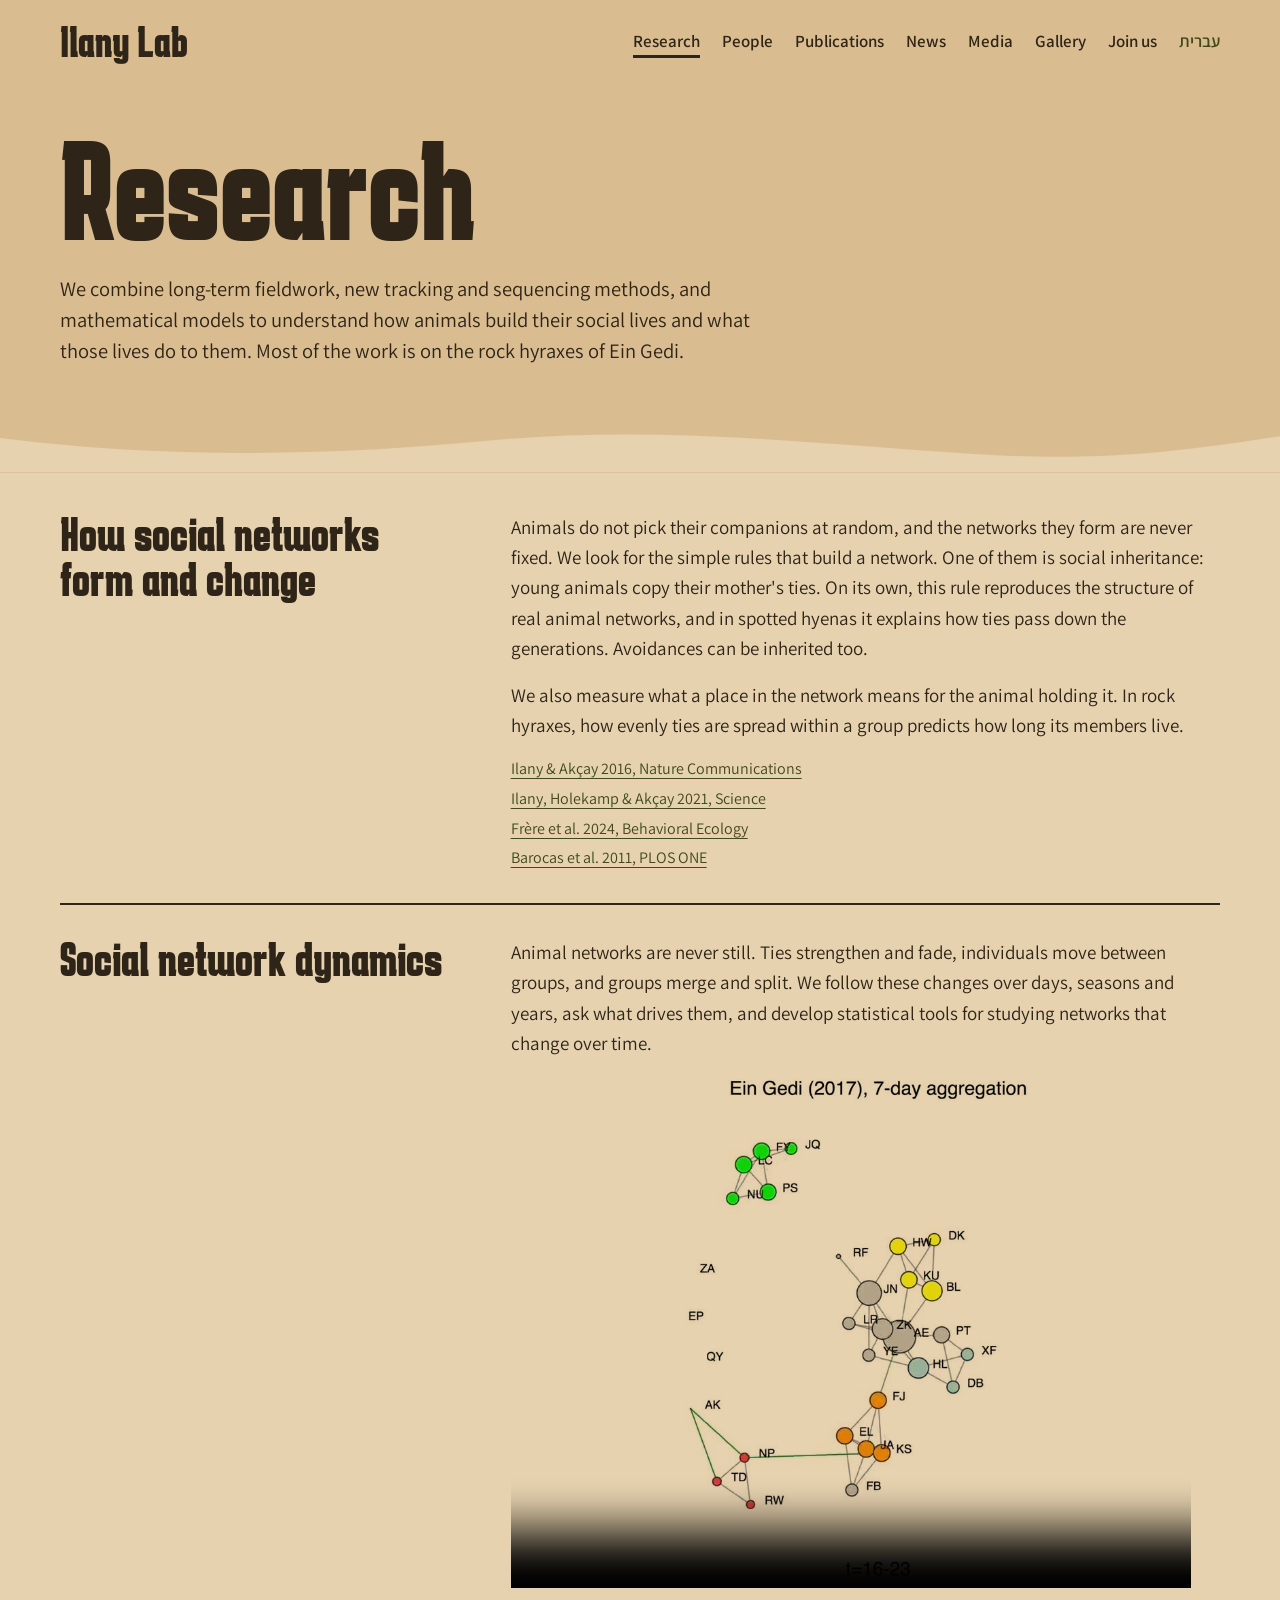
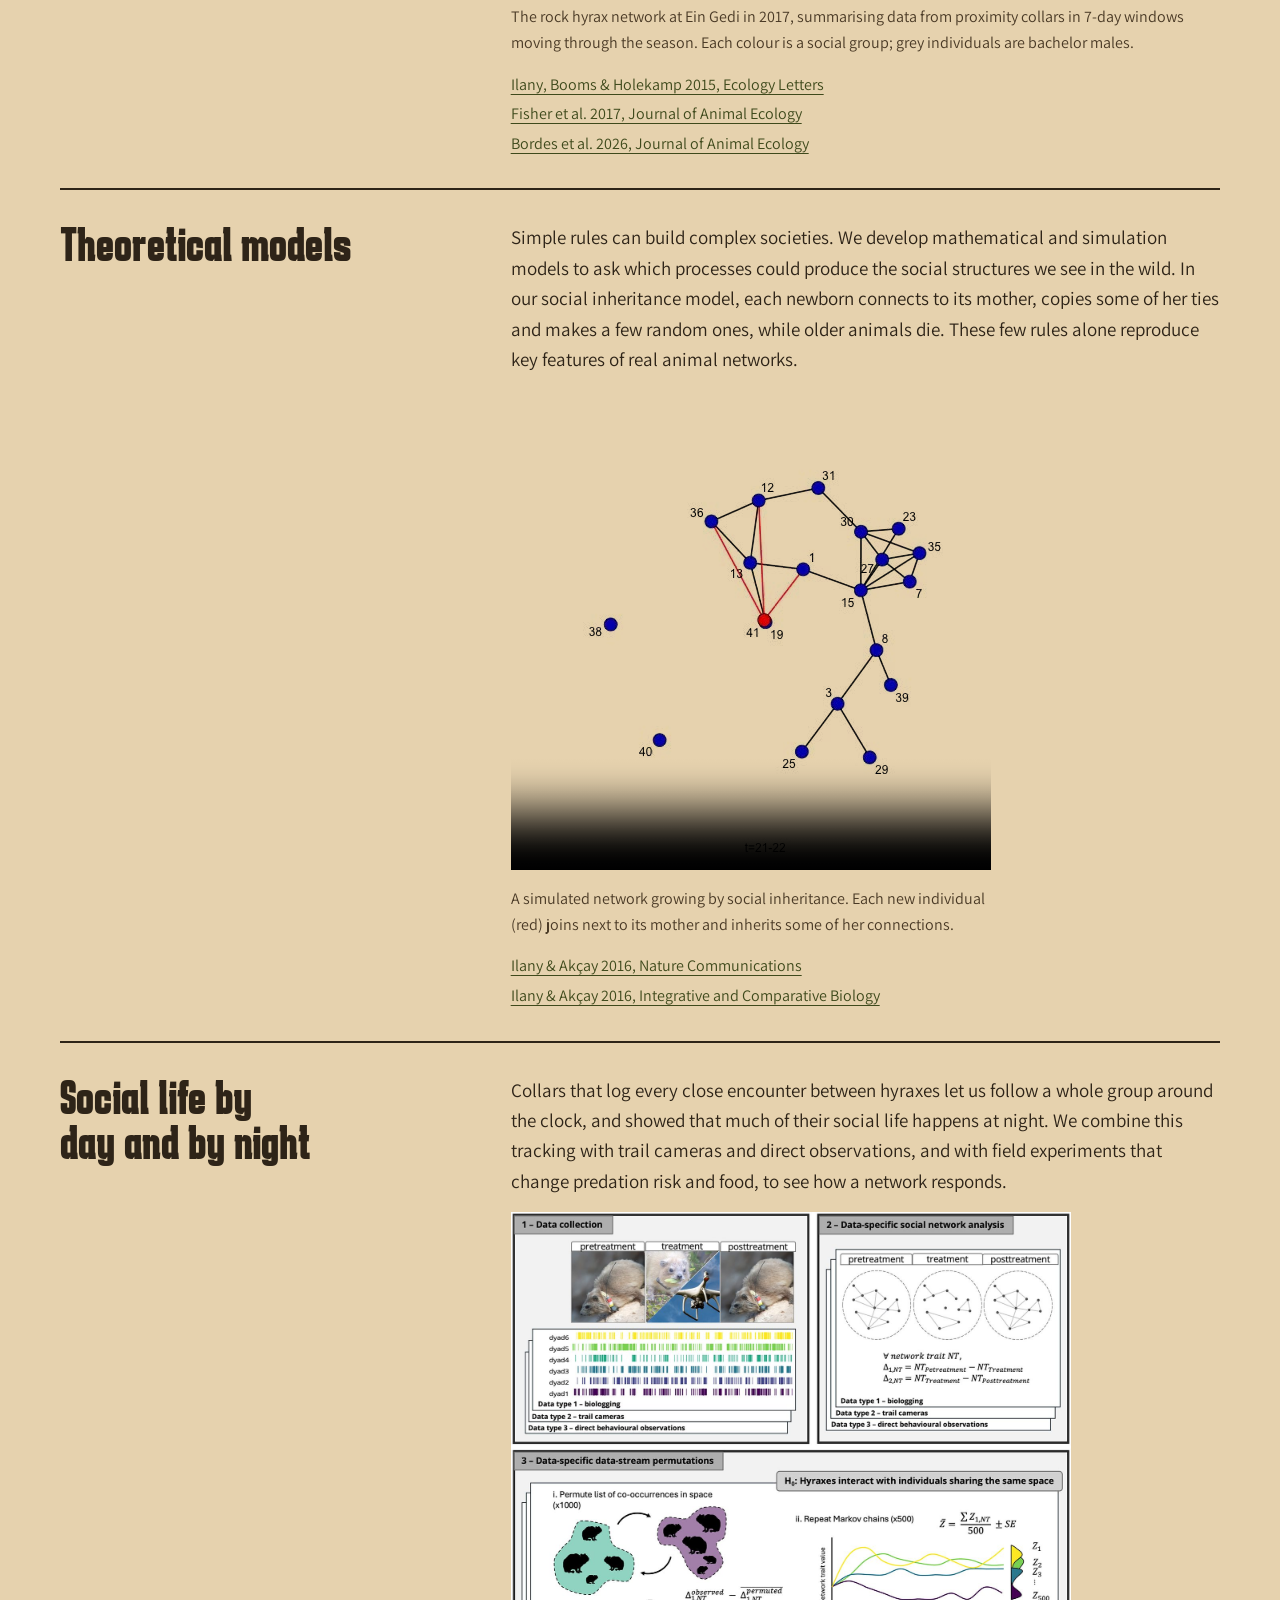
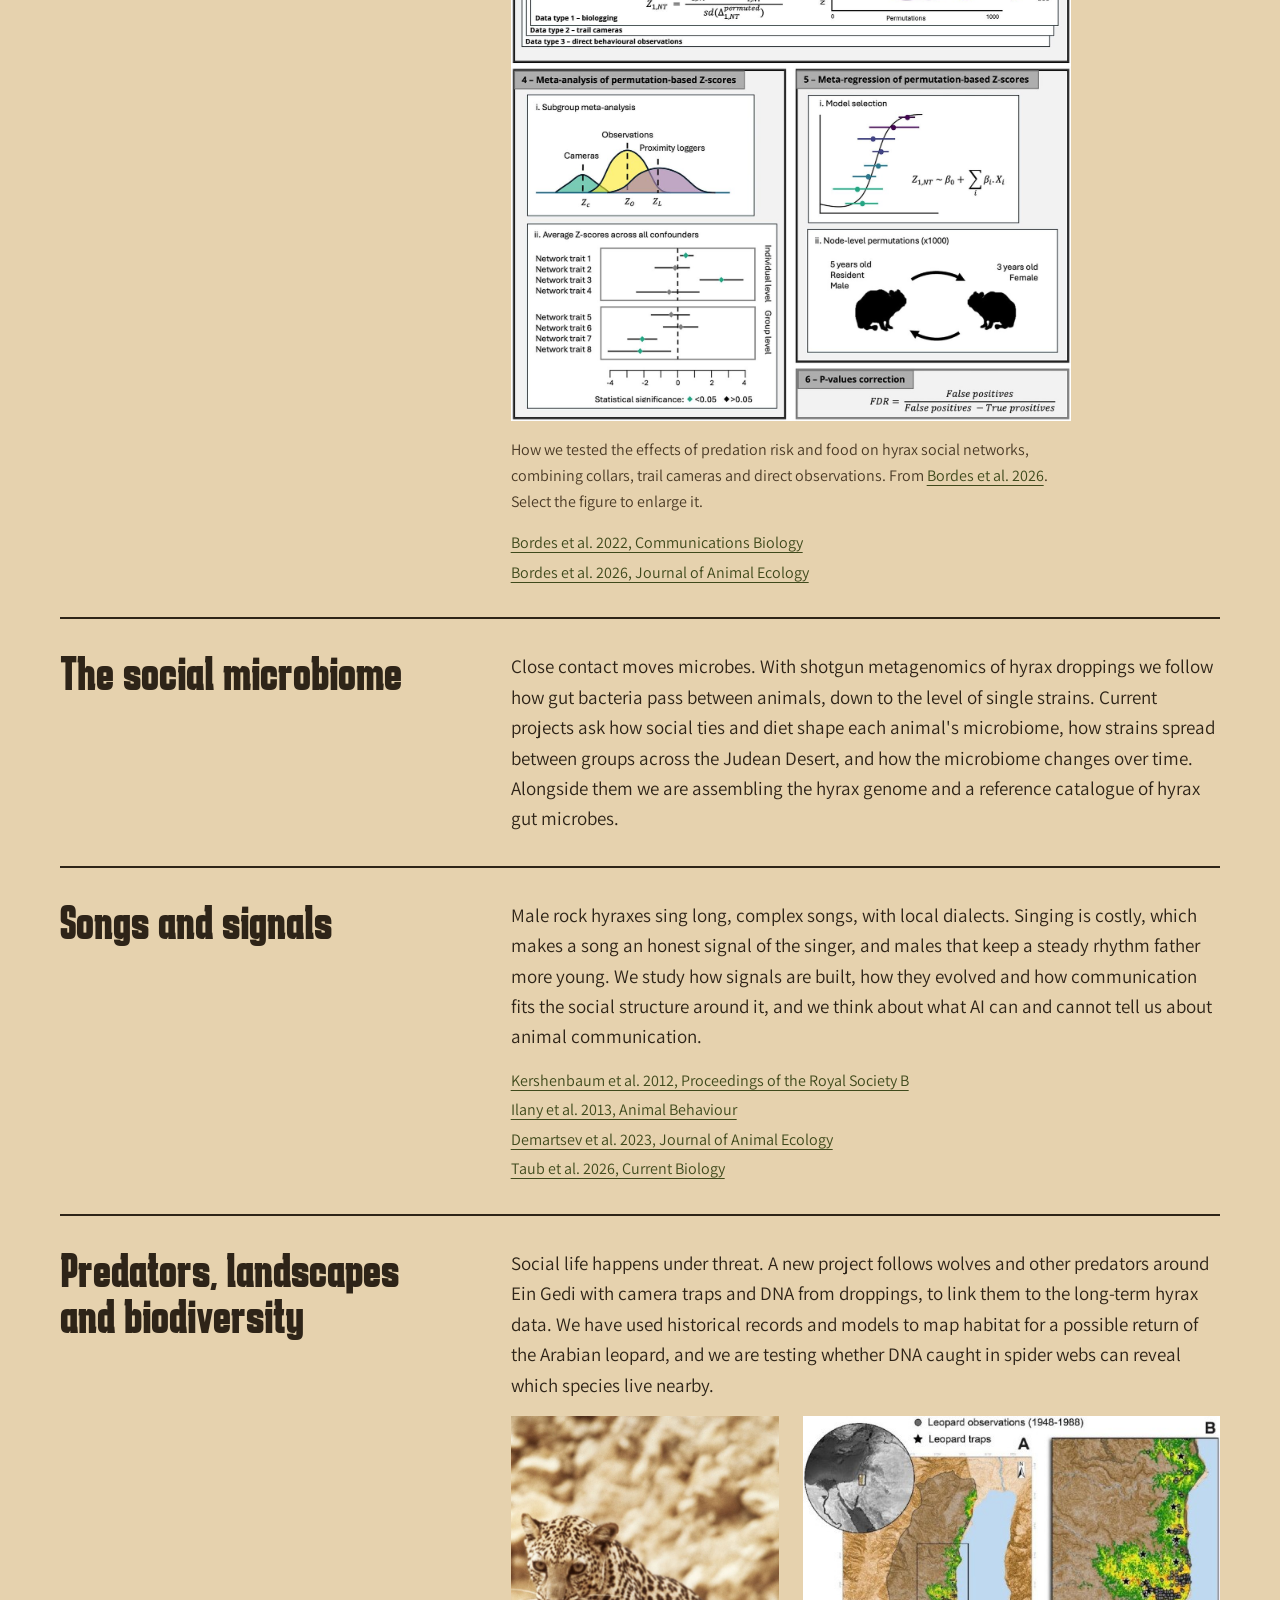
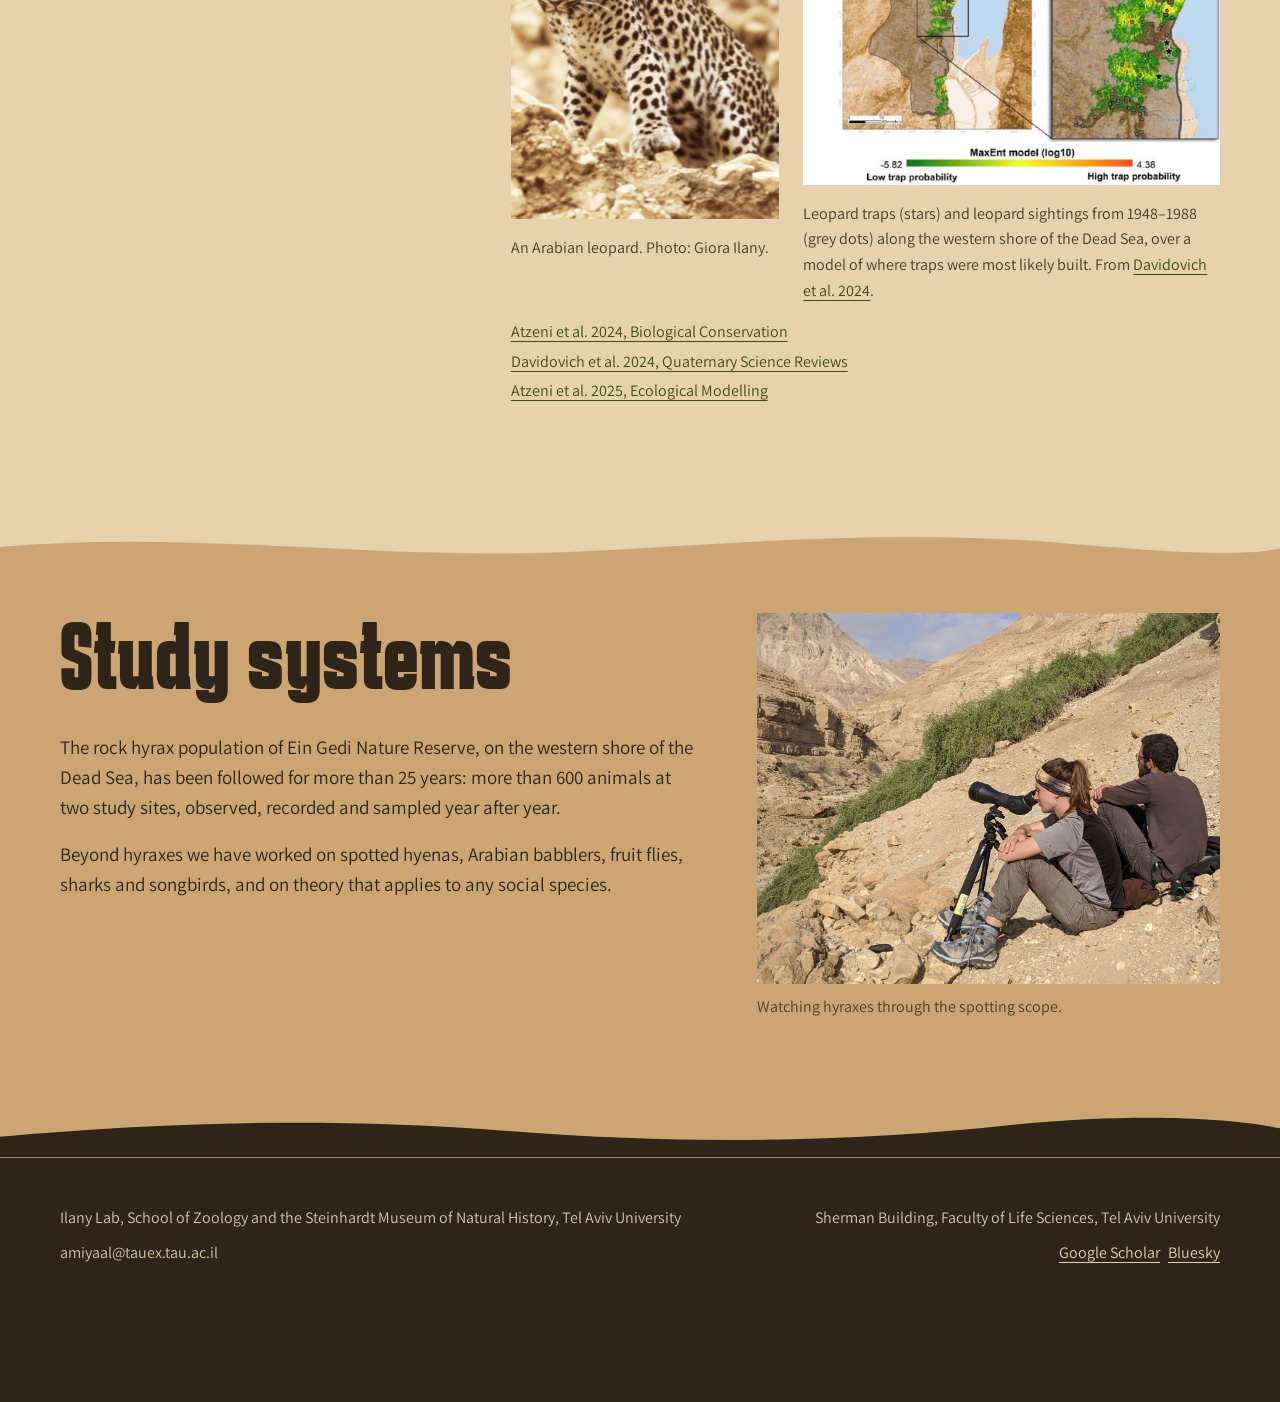
<file: research.html>
<!doctype html>
<html lang="en" dir="ltr">
<head>
<meta charset="utf-8">
<meta name="viewport" content="width=device-width, initial-scale=1, viewport-fit=cover">
<title>Research | Ilany Lab</title>
<meta name="description" content="How animal social networks form, what they do to health and survival, and what travels along them.">
<meta name="claude:viewport-fit-sides" content="cover">
<link rel="icon" href="img/favicon.png">
<link rel="preconnect" href="https://fonts.googleapis.com">
<link rel="preconnect" href="https://fonts.gstatic.com" crossorigin>
<link rel="stylesheet" href="https://fonts.googleapis.com/css2?family=Assistant:wght@400;600&amp;family=Karantina:wght@400;700&amp;display=swap">
<link rel="stylesheet" href="styles.css">
</head>
<body>
<a class="skip" href="#main">Skip to content</a>
<header class="site-header band--ground">
  <div class="wrap">
    <a class="wordmark" href="index.html">Ilany Lab</a>
    <nav class="site-nav" aria-label="Main">
      <a href="research.html" aria-current="page">Research</a>
      <a href="people.html">People</a>
      <a href="publications.html">Publications</a>
      <a href="news.html">News</a>
      <a href="media.html">Media</a>
      <a href="gallery.html">Gallery</a>
      <a href="join.html">Join us</a>
      <a class="lang" href="he/index.html" lang="he" hreflang="he">עברית</a>
    </nav>
  </div>
</header>
<main id="main">
<section class="wrap page-head" aria-labelledby="h-page">
  <h1 class="page-title" id="h-page">Research</h1>
  <p class="lede">We combine long-term fieldwork, new tracking and sequencing methods, and mathematical models to understand how animals build their social lives and what those lives do to them. Most of the work is on the rock hyraxes of Ein Gedi.</p>
</section>

<svg class="seam" viewBox="0 0 1440 60" preserveAspectRatio="none" aria-hidden="true" focusable="false" style="background:#D9BC8F"><path d="M0,20 C200,46 380,40 560,22 C760,4 940,30 1120,40 C1260,48 1360,30 1440,18 L1440,60 L0,60 Z" fill="#E6D2AE"></path></svg>
<section class="band band--pale" aria-label="Research themes">
  <div class="wrap">
    <article class="theme-long" id="networks">
      <h3>How social networks form and change</h3>
      <div class="prose">
        <p>Animals do not pick their companions at random, and the networks they form are never fixed. We look for the simple rules that build a network. One of them is social inheritance: young animals copy their mother's ties. On its own, this rule reproduces the structure of real animal networks, and in spotted hyenas it explains how ties pass down the generations. Avoidances can be inherited too.</p>
        <p>We also measure what a place in the network means for the animal holding it. In rock hyraxes, how evenly ties are spread within a group predicts how long its members live.</p>
        <ul class="refs">
          <li><a href="https://doi.org/10.1038/ncomms12084">Ilany &amp; Akçay 2016, Nature Communications</a></li>
          <li><a href="https://doi.org/10.1126/science.abc1966">Ilany, Holekamp &amp; Akçay 2021, Science</a></li>
          <li><a href="https://doi.org/10.1093/beheco/arad088">Frère et al. 2024, Behavioral Ecology</a></li>
          <li><a href="https://doi.org/10.1371/journal.pone.0022375">Barocas et al. 2011, PLOS ONE</a></li>
        </ul>
      </div>
    </article>

    <article class="theme-long" id="dynamics">
      <h3>Social network dynamics</h3>
      <div class="prose">
        <p>Animal networks are never still. Ties strengthen and fade, individuals move between groups, and groups merge and split. We follow these changes over days, seasons and years, ask what drives them, and develop statistical tools for studying networks that change over time.</p>
        <figure class="model-figure model-figure--wide">
          <video class="model-video model-video--wide" src="img/network-dynamics.mp4" poster="img/network-dynamics-poster.jpg" width="1000" height="756" autoplay muted loop playsinline controls aria-label="Animation of the Ein Gedi rock hyrax social network in 2017, changing week by week, with individuals coloured by social group"></video>
          <figcaption class="caption">The rock hyrax network at Ein Gedi in 2017, summarising data from proximity collars in 7-day windows moving through the season. Each colour is a social group; grey individuals are bachelor males.</figcaption>
        </figure>
        <ul class="refs">
          <li><a href="https://doi.org/10.1111/ele.12447">Ilany, Booms &amp; Holekamp 2015, Ecology Letters</a></li>
          <li><a href="https://doi.org/10.1111/1365-2656.12630">Fisher et al. 2017, Journal of Animal Ecology</a></li>
          <li><a href="https://doi.org/10.1111/1365-2656.70122">Bordes et al. 2026, Journal of Animal Ecology</a></li>
        </ul>
      </div>
    </article>

    <article class="theme-long" id="models">
      <h3>Theoretical models</h3>
      <div class="prose">
        <p>Simple rules can build complex societies. We develop mathematical and simulation models to ask which processes could produce the social structures we see in the wild. In our social inheritance model, each newborn connects to its mother, copies some of her ties and makes a few random ones, while older animals die. These few rules alone reproduce key features of real animal networks.</p>
        <figure class="model-figure">
          <video class="model-video" src="img/social-inheritance.mp4" poster="img/social-inheritance-poster.jpg" width="480" height="480" autoplay muted loop playsinline controls aria-label="Animation of a growing social network: new individuals, shown in red, join beside their mothers and copy some of their ties"></video>
          <figcaption class="caption">A simulated network growing by social inheritance. Each new individual (red) joins next to its mother and inherits some of her connections.</figcaption>
        </figure>
        <ul class="refs">
          <li><a href="https://doi.org/10.1038/ncomms12084">Ilany &amp; Akçay 2016, Nature Communications</a></li>
          <li><a href="https://doi.org/10.1093/icb/icw068">Ilany &amp; Akçay 2016, Integrative and Comparative Biology</a></li>
        </ul>
      </div>
    </article>

    <article class="theme-long" id="tracking">
      <h3>Social life by day and by night</h3>
      <div class="prose">
        <p>Collars that log every close encounter between hyraxes let us follow a whole group around the clock, and showed that much of their social life happens at night. We combine this tracking with trail cameras and direct observations, and with field experiments that change predation risk and food, to see how a network responds.</p>
        <figure class="model-figure photo-figure--workflow">
          <a href="img/bordes-2026-workflow.jpg"><img src="img/bordes-2026-workflow.jpg" width="1400" height="2023" loading="lazy" alt="Six-panel diagram of the study design: hyraxes with tracking collars before, during and after a treatment; social networks for each period from collars, trail cameras and observations; permutation tests; and a meta-analysis of the results"></a>
          <figcaption class="caption">How we tested the effects of predation risk and food on hyrax social networks, combining collars, trail cameras and direct observations. From <a href="https://doi.org/10.1111/1365-2656.70122">Bordes et al. 2026</a>. Select the figure to enlarge it.</figcaption>
        </figure>
        <ul class="refs">
          <li><a href="https://doi.org/10.1038/s42003-022-04317-5">Bordes et al. 2022, Communications Biology</a></li>
          <li><a href="https://doi.org/10.1111/1365-2656.70122">Bordes et al. 2026, Journal of Animal Ecology</a></li>
        </ul>
      </div>
    </article>

    <article class="theme-long" id="microbiome">
      <h3>The social microbiome</h3>
      <div class="prose">
        <p>Close contact moves microbes. With shotgun metagenomics of hyrax droppings we follow how gut bacteria pass between animals, down to the level of single strains. Current projects ask how social ties and diet shape each animal's microbiome, how strains spread between groups across the Judean Desert, and how the microbiome changes over time. Alongside them we are assembling the hyrax genome and a reference catalogue of hyrax gut microbes.</p>
      </div>
    </article>

    <article class="theme-long" id="songs">
      <h3>Songs and signals</h3>
      <div class="prose">
        <p>Male rock hyraxes sing long, complex songs, with local dialects. Singing is costly, which makes a song an honest signal of the singer, and males that keep a steady rhythm father more young. We study how signals are built, how they evolved and how communication fits the social structure around it, and we think about what AI can and cannot tell us about animal communication.</p>
        <ul class="refs">
          <li><a href="https://doi.org/10.1098/rspb.2012.0322">Kershenbaum et al. 2012, Proceedings of the Royal Society B</a></li>
          <li><a href="https://doi.org/10.1016/j.anbehav.2013.02.023">Ilany et al. 2013, Animal Behaviour</a></li>
          <li><a href="https://doi.org/10.1111/1365-2656.13801">Demartsev et al. 2023, Journal of Animal Ecology</a></li>
          <li><a href="https://doi.org/10.1016/j.cub.2026.06.064">Taub et al. 2026, Current Biology</a></li>
        </ul>
      </div>
    </article>

    <article class="theme-long" id="predators">
      <h3>Predators, landscapes and biodiversity</h3>
      <div class="prose">
        <p>Social life happens under threat. A new project follows wolves and other predators around Ein Gedi with camera traps and DNA from droppings, to link them to the long-term hyrax data. We have used historical records and models to map habitat for a possible return of the Arabian leopard, and we are testing whether DNA caught in spider webs can reveal which species live nearby.</p>
        <div class="figure-row">
          <figure class="photo-figure photo-figure--leopard">
            <img src="img/leopard.jpg" width="933" height="1400" loading="lazy" alt="An Arabian leopard crouching on rocky ground, looking at the camera">
            <figcaption class="caption">An Arabian leopard. Photo: Giora Ilany.</figcaption>
          </figure>
          <figure class="photo-figure photo-figure--map">
            <img src="img/leopard-traps.jpg" width="540" height="478" loading="lazy" alt="Two maps of the Judean Desert west of the Dead Sea, showing leopard traps as stars and leopard sightings as grey dots over a coloured model of where traps were most likely built">
            <figcaption class="caption">Leopard traps (stars) and leopard sightings from 1948–1988 (grey dots) along the western shore of the Dead Sea, over a model of where traps were most likely built. From <a href="https://doi.org/10.1016/j.quascirev.2024.108667">Davidovich et al. 2024</a>.</figcaption>
          </figure>
        </div>
        <ul class="refs">
          <li><a href="https://doi.org/10.1016/j.biocon.2024.110440">Atzeni et al. 2024, Biological Conservation</a></li>
          <li><a href="https://doi.org/10.1016/j.quascirev.2024.108667">Davidovich et al. 2024, Quaternary Science Reviews</a></li>
          <li><a href="https://doi.org/10.1016/j.ecolmodel.2025.111356">Atzeni et al. 2025, Ecological Modelling</a></li>
        </ul>
      </div>
    </article>
  </div>
</section>

<svg class="seam" viewBox="0 0 1440 60" preserveAspectRatio="none" aria-hidden="true" focusable="false" style="background:#E6D2AE"><path d="M0,28 C220,8 420,44 640,34 C840,24 1000,6 1200,24 C1320,34 1390,40 1440,30 L1440,60 L0,60 Z" fill="#CBA674"></path></svg>
<section class="band band--deep" aria-labelledby="h-systems">
  <div class="wrap row">
    <div class="grow stack">
      <h2 class="band-title" id="h-systems">Study systems</h2>
      <div class="prose">
        <p>The rock hyrax population of Ein Gedi Nature Reserve, on the western shore of the Dead Sea, has been followed for more than 25 years: more than 600 animals at two study sites, observed, recorded and sampled year after year.</p>
        <p>Beyond hyraxes we have worked on spotted hyenas, Arabian babblers, fruit flies, sharks and songbirds, and on theory that applies to any social species.</p>
      </div>
    </div>
    <figure class="side">
      <img class="band-photo" src="img/field-scope.jpg" width="1500" height="1253" alt="Two lab members on a desert slope, one looking through a spotting scope">
      <figcaption class="caption">Watching hyraxes through the spotting scope.</figcaption>
    </figure>
  </div>
</section>

<script>
  if (window.matchMedia && window.matchMedia("(prefers-reduced-motion: reduce)").matches) {
    document.querySelectorAll("video[autoplay]").forEach(function (v) { v.removeAttribute("autoplay"); v.pause(); });
  }
</script>
</main>
<svg class="seam" viewBox="0 0 1440 60" preserveAspectRatio="none" aria-hidden="true" focusable="false" style="background:#CBA674"><path d="M0,36 C180,20 360,12 580,30 C780,46 960,42 1140,22 C1280,8 1380,14 1440,26 L1440,60 L0,60 Z" fill="#2E2418"></path></svg>
<footer class="band band--umber site-footer">
  <div class="wrap">
    <span>Ilany Lab, School of Zoology and the Steinhardt Museum of Natural History, Tel Aviv University</span>
    <span>Sherman Building, Faculty of Life Sciences, Tel Aviv University</span>
    <span class="addr">amiyaal@tauex.tau.ac.il</span>
    <span><a href="https://scholar.google.com/citations?user=zjP6gQIAAAAJ">Google Scholar</a>&ensp;<a href="https://bsky.app/profile/amiyaal.bsky.social">Bluesky</a></span>
  </div>
</footer>
</body>
</html>
</file>
<file: styles.css>
/* Layout: strata. Full-width bands stacked like the limestone layers of the Ein Gedi cliffs, joined by uneven seams; content sits in one 1240px column. Single deliberate light look. */
:root {
  --limestone: #D9BC8F;   /* page ground */
  --pale: #E6D2AE;        /* light stratum */
  --deep: #CBA674;        /* dark stratum */
  --umber: #2E2418;       /* ink, and the bottom stratum */
  --umber-soft: #4A3A26;  /* secondary text */
  --rust: #6B4A2B;        /* large display accents only */
  --olive: #3F4A1C;       /* links */
  --salt: #F6F2EA;        /* text on umber */
  --salt-soft: #D9C7A8;   /* secondary text on umber */

  --display: "Karantina", "Arial Narrow", "Roboto Condensed", sans-serif;
  --body: "Assistant", "Segoe UI", "Helvetica Neue", Arial, sans-serif;

  --step-hero: clamp(76px, 12.5vw, 172px);
  --step-title: clamp(58px, 8vw, 96px);
  --step-h3: 24px;
  --step-lede: clamp(19px, 1.6vw, 22px);
  --step-body: 19px;
  --step-small: 16px;

  --gutter-l: max(clamp(16px, 4vw, 40px), env(safe-area-inset-left, 0px));
  --gutter-r: max(clamp(16px, 4vw, 40px), env(safe-area-inset-right, 0px));
  color-scheme: light;
}

body {
  background: var(--limestone);
  color: var(--umber);
  font-family: var(--body);
  font-size: var(--step-body);
  line-height: 1.6;
  -webkit-font-smoothing: antialiased;
}

* { box-sizing: border-box; }
img { max-width: 100%; display: block; }
a { color: var(--olive); text-decoration-thickness: 1px; text-underline-offset: 4px; }
a:hover { color: var(--umber); text-decoration-thickness: 2px; }
a:focus-visible { outline: 2px solid currentColor; outline-offset: 3px; border-radius: 2px; }
h1, h2, h3, p, ul, ol, figure { margin: 0; }
h1, h2, h3 { text-wrap: balance; }
p, li { text-wrap: pretty; }

.wrap {
  max-width: 1240px;
  margin-inline: auto;
  padding-left: var(--gutter-l);
  padding-right: var(--gutter-r);
}

.skip {
  position: absolute; inset-inline-start: 8px; top: -60px;
  background: var(--umber); color: var(--salt); padding: 10px 14px; z-index: 20;
}
.skip:focus { top: 8px; }

/* Header */
.site-header .wrap {
  padding-block: 20px;
  display: flex; flex-wrap: wrap; align-items: center; justify-content: space-between;
  gap: 12px 40px;
}
.wordmark {
  font-family: var(--display); font-weight: 700; font-size: 44px; line-height: 1;
  color: var(--umber); text-decoration: none;
}
.wordmark:hover { color: var(--umber); }
.site-nav { display: flex; flex-wrap: wrap; gap: 4px 22px; font-size: 17px; font-weight: 600; }
.site-nav a { color: var(--umber); text-decoration: none; padding-block: 6px; }
.site-nav a:hover { text-decoration: underline; }
.site-nav a[aria-current="page"] { text-decoration: underline; text-decoration-thickness: 3px; text-underline-offset: 8px; }
.site-nav .lang { color: var(--olive); }

/* Bands and seams */
.band { padding-block: 40px 88px; }
.band--ground { background: var(--limestone); }
.band--pale { background: var(--pale); }
.band--deep { background: var(--deep); }
.band--umber { background: var(--umber); color: var(--salt); }
.band--umber a { color: var(--pale); }
.band--umber a:hover { color: var(--salt); }
.seam { display: block; width: 100%; height: clamp(28px, 4vw, 56px); }

/* Type */
.hero-title {
  font-family: var(--display); font-weight: 700; font-size: var(--step-hero);
  line-height: 0.82; letter-spacing: 0.005em;
}
.page-title {
  font-family: var(--display); font-weight: 700; font-size: clamp(72px, 11vw, 150px);
  line-height: 0.84;
}
.band-title {
  font-family: var(--display); font-weight: 700; font-size: var(--step-title); line-height: 0.9;
}
h3 { font-size: var(--step-h3); font-weight: 600; line-height: 1.3; }
.lede { font-size: var(--step-lede); line-height: 1.5; max-width: 34em; }
.muted { color: var(--umber-soft); }
.band--umber .muted { color: var(--salt-soft); }
.prose { max-width: 38em; display: flex; flex-direction: column; gap: 16px; }
.small { font-size: var(--step-small); }

.stack { display: flex; flex-direction: column; gap: 32px; }
.stack--tight { gap: 12px; }
.row { display: flex; flex-wrap: wrap; gap: 40px 56px; align-items: flex-start; }
.row > * { min-width: 0; }
.grow { flex: 1.4 1 440px; }
.side { flex: 1 1 320px; }
.links { display: flex; flex-direction: column; gap: 8px; font-size: 20px; font-weight: 600; }

/* Hero */
.hero-photo { width: 100%; height: clamp(320px, 46vw, 640px); object-fit: cover; object-position: 50% 62%; }
.hero-copy { padding-block: 36px 72px; display: flex; flex-direction: column; gap: 36px; }
.page-head { padding-block: 48px 56px; display: flex; flex-direction: column; gap: 24px; }

/* Field-site strip */
.site-strip { position: relative; }
.site-strip img { width: 100%; height: clamp(300px, 40vw, 520px); object-fit: cover; }
.site-strip figcaption { padding-block: 18px 0; }

/* Research themes */
.themes { display: grid; grid-template-columns: repeat(auto-fit, minmax(min(300px, 100%), 1fr)); gap: 40px 48px; }
.theme { display: flex; flex-direction: column; gap: 8px; }
.theme-long { display: flex; flex-wrap: wrap; gap: 12px 56px; padding-block: 32px; border-top: 2px solid var(--umber); }
.theme-long:first-child { border-top: 0; padding-top: 0; }
.theme-long > h3 { flex: 1 1 280px; font-family: var(--display); font-weight: 700; font-size: 48px; line-height: 0.95; }
.theme-long > .prose { flex: 2 1 480px; min-width: 0; }
.refs { font-size: var(--step-small); color: var(--umber-soft); display: flex; flex-direction: column; gap: 4px; padding: 0; list-style: none; }

/* People */
.people { display: grid; grid-template-columns: repeat(auto-fit, minmax(min(250px, 100%), 1fr)); gap: 28px 40px; }
.person { display: flex; flex-direction: column; }
.person-name { font-size: 21px; font-weight: 600; line-height: 1.35; }
.person-role { color: var(--umber-soft); }
.person-project { color: var(--umber); }
.group-title { font-family: var(--display); font-weight: 700; font-size: 44px; line-height: 1; }
.pi { display: flex; flex-wrap: wrap; gap: 24px 56px; }
.pi > .prose { flex: 2 1 480px; min-width: 0; }
.pi > .pi-name { flex: 1 1 280px; display: flex; flex-direction: column; gap: 4px; }

/* Publications */
.pubs { list-style: none; padding: 0; display: flex; flex-direction: column; gap: 22px; max-width: 920px; }
.pubs li { display: flex; flex-wrap: wrap; gap: 2px 28px; }
.pub-year { flex: 0 0 72px; font-family: var(--display); font-weight: 700; font-size: 34px; line-height: 1; }
.pub-text { flex: 1 1 480px; min-width: 0; }
.pub-text a { word-break: break-word; }
.year-group { display: flex; flex-wrap: wrap; gap: 8px 28px; padding-block: 28px; border-top: 2px solid var(--umber); }
.year-group:first-of-type { border-top: 0; }
.year-group > h2 { flex: 0 0 120px; font-family: var(--display); font-weight: 700; font-size: 64px; line-height: 0.9; }
.year-group > ol { flex: 1 1 520px; min-width: 0; list-style: none; padding: 0; display: flex; flex-direction: column; gap: 18px; max-width: 860px; }
.me { font-weight: 600; }

/* News */
.news { list-style: none; padding: 0; display: flex; flex-direction: column; max-width: 920px; }
.news li { display: flex; flex-wrap: wrap; gap: 4px 32px; padding-block: 22px; border-top: 1px solid var(--rust); }
.news li:last-child { border-bottom: 1px solid var(--rust); }
.news time { flex: 0 0 150px; font-family: var(--display); font-weight: 700; font-size: 32px; line-height: 1; }
.news .news-text { flex: 1 1 480px; min-width: 0; }

/* Media */
.media-list { list-style: none; padding: 0; display: flex; flex-direction: column; gap: 20px; max-width: 880px; }
.media-list li { display: flex; flex-direction: column; gap: 2px; }
.media-source { color: var(--umber-soft); font-size: var(--step-small); }

/* Gallery */
.gallery { display: grid; grid-template-columns: repeat(auto-fit, minmax(min(340px, 100%), 1fr)); gap: 32px; }
.gallery figure { display: flex; flex-direction: column; gap: 10px; }
.gallery img { width: 100%; height: auto; aspect-ratio: 4 / 3; object-fit: cover; }
.gallery .wide { grid-column: 1 / -1; }
.gallery .wide img { aspect-ratio: 16 / 7; }

/* Footer */
.site-footer .wrap { display: flex; flex-wrap: wrap; justify-content: space-between; gap: 10px 40px; padding-block: 8px 48px; font-size: var(--step-small); color: var(--salt-soft); }
.site-footer a { color: var(--pale); }
.addr { user-select: all; }

@media (max-width: 640px) {
  .band { padding-block: 28px 64px; }
  .wordmark { font-size: 38px; }
  .site-nav { gap: 2px 16px; font-size: 16px; }
  .theme-long > h3 { font-size: 40px; }
  .year-group > h2 { font-size: 52px; }
}

@media (prefers-reduced-motion: reduce) {
  * { scroll-behavior: auto !important; }
}

/* Photos inside bands */
.research-photo { flex: 1 1 320px; width: 100%; max-width: 460px; height: auto; aspect-ratio: 4 / 5; object-fit: cover; }
.band-photo { flex: 1 1 380px; width: 100%; height: auto; aspect-ratio: 5 / 4; object-fit: cover; }
.band-photo figcaption, .caption { font-size: var(--step-small); color: var(--umber-soft); padding-top: 10px; }
.join-row { display: flex; flex-wrap: wrap; gap: 24px 56px; align-items: flex-start; }
.join-row > .band-title { flex: 1 1 280px; }
.join-row > .prose { flex: 2 1 480px; min-width: 0; }
.strip-photo { width: 100%; height: clamp(260px, 38vw, 500px); object-fit: cover; }
.plain-list { list-style: none; padding: 0; display: flex; flex-direction: column; gap: 4px; }
body { margin: 0; }
.seam { margin-block: -1px; position: relative; }

/* Portraits in the people lists */
.person.has-photo { flex-direction: row; gap: 16px; align-items: flex-start; }
.person-photo { flex: none; width: 88px; height: 88px; object-fit: cover; }
.person-text { display: flex; flex-direction: column; min-width: 0; }

/* Model animation: white video ground blends into the band */
.model-figure { display: flex; flex-direction: column; gap: 6px; max-width: 480px; }
.model-video { width: 100%; height: auto; aspect-ratio: 1 / 1; display: block; mix-blend-mode: multiply; }
.model-figure--wide { max-width: 680px; }
.model-video--wide { aspect-ratio: 1000 / 756; }
.photo-figure { max-width: 400px; }
.photo-figure img { width: 100%; height: auto; }
.figure-row { display: flex; flex-wrap: wrap; gap: 24px; align-items: flex-start; }
.figure-row .photo-figure { display: flex; flex-direction: column; gap: 6px; min-width: 0; max-width: none; }
.photo-figure--leopard { flex: 1 1 200px; }
.photo-figure--map { flex: 1.7 1 300px; }
.photo-figure--workflow { max-width: 560px; }
.photo-figure--workflow img { width: 100%; height: auto; }
</file>
